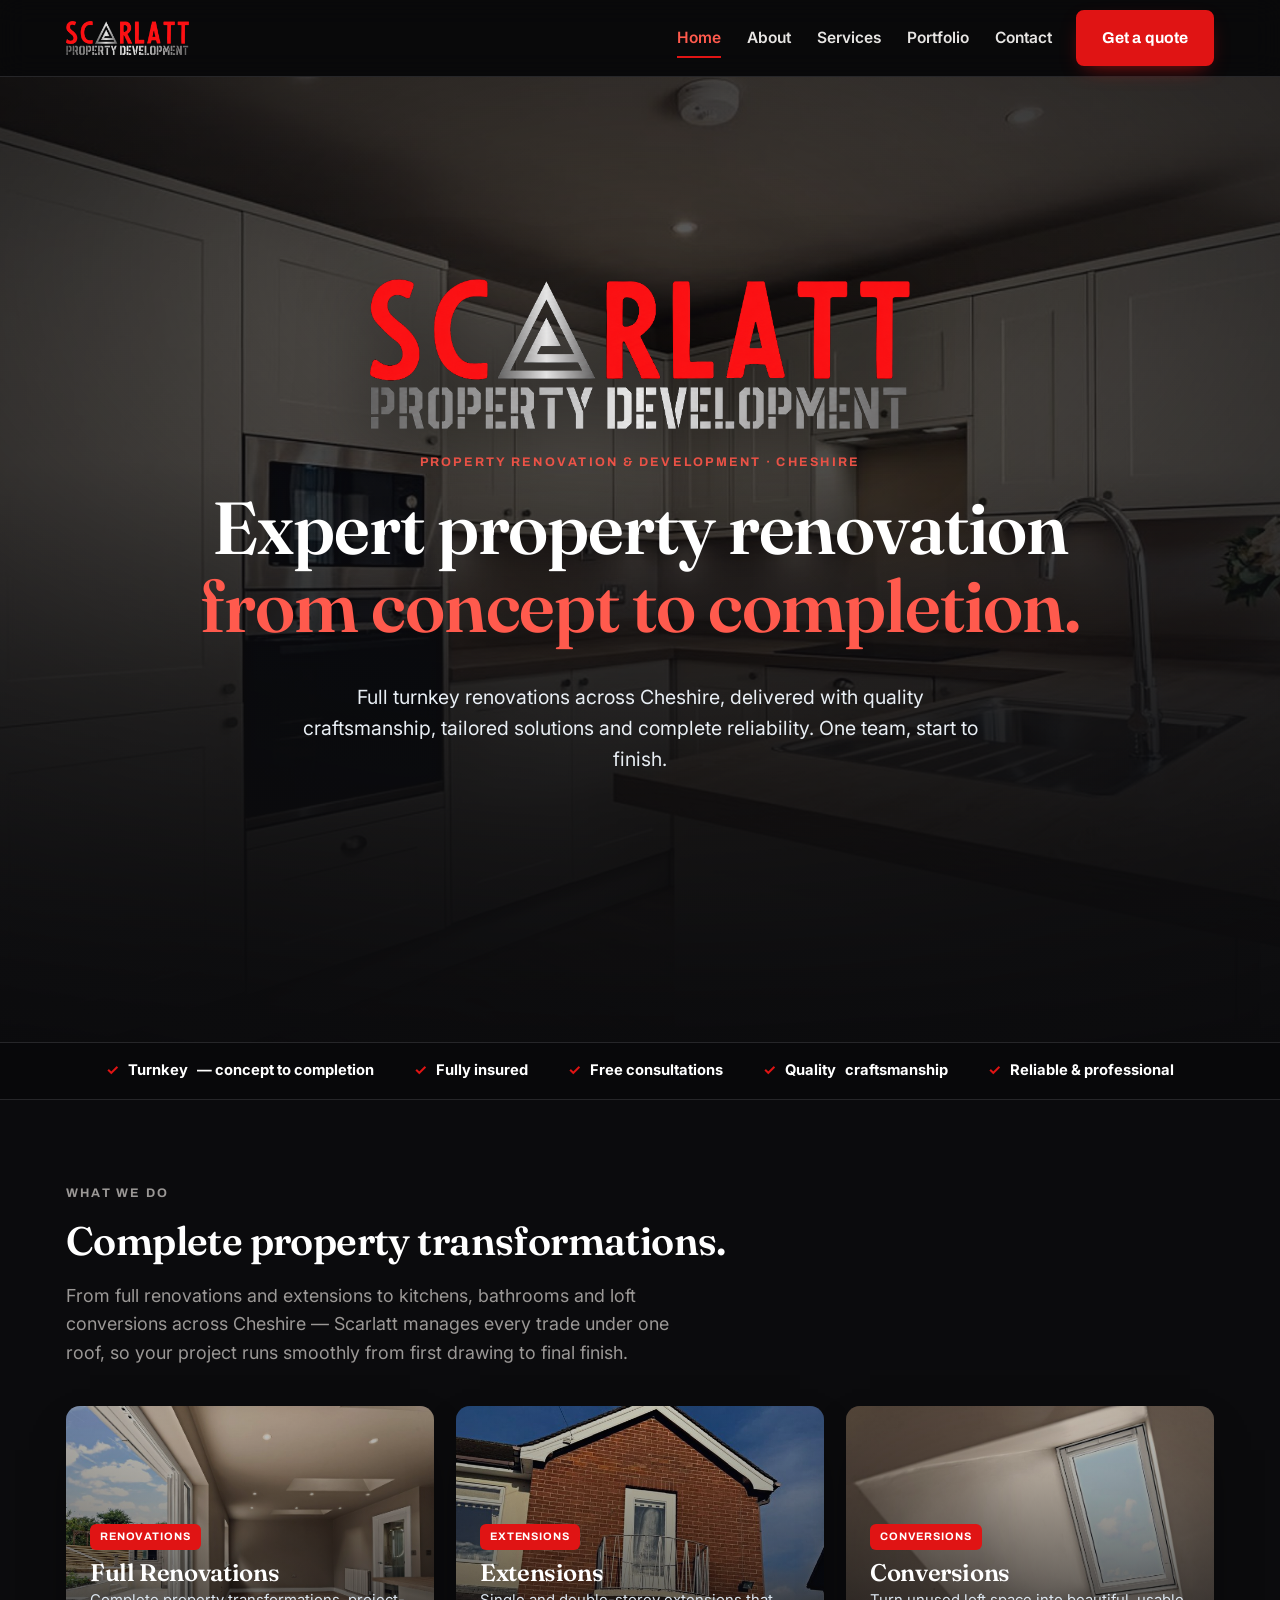
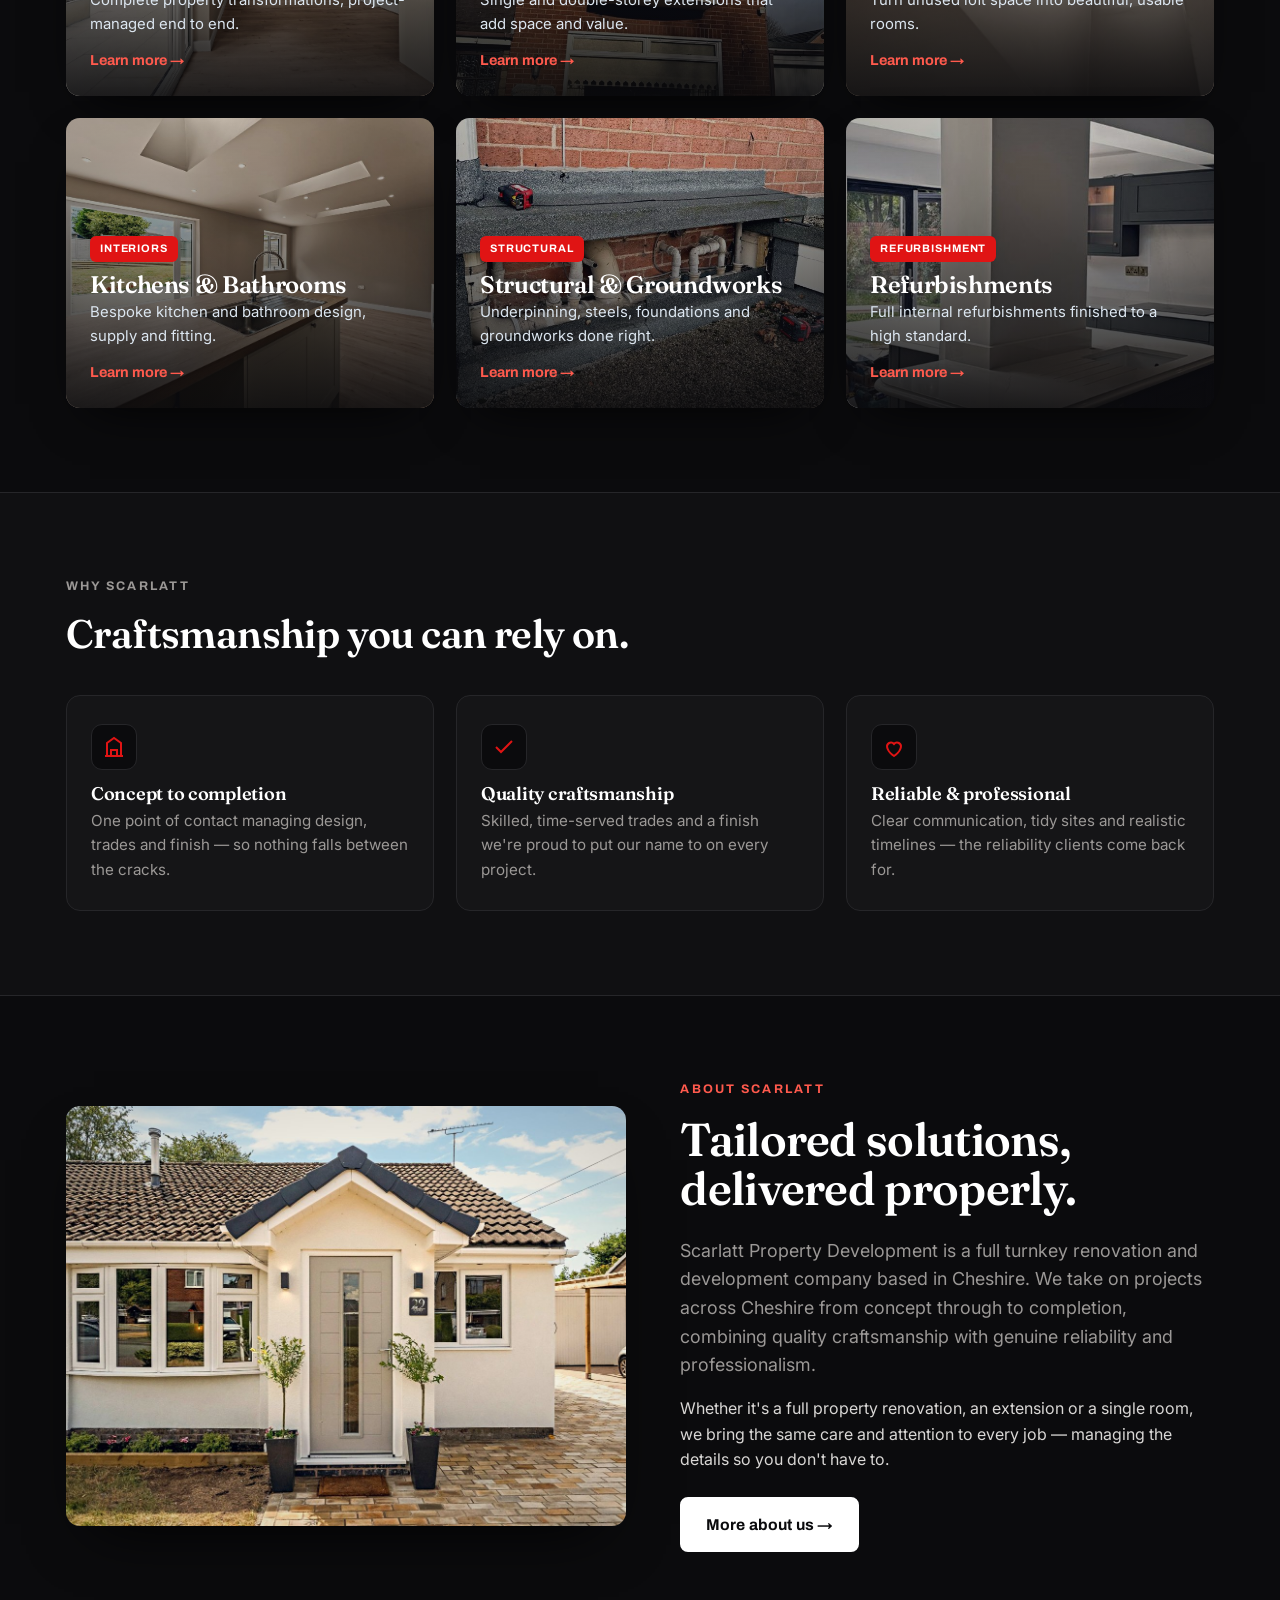
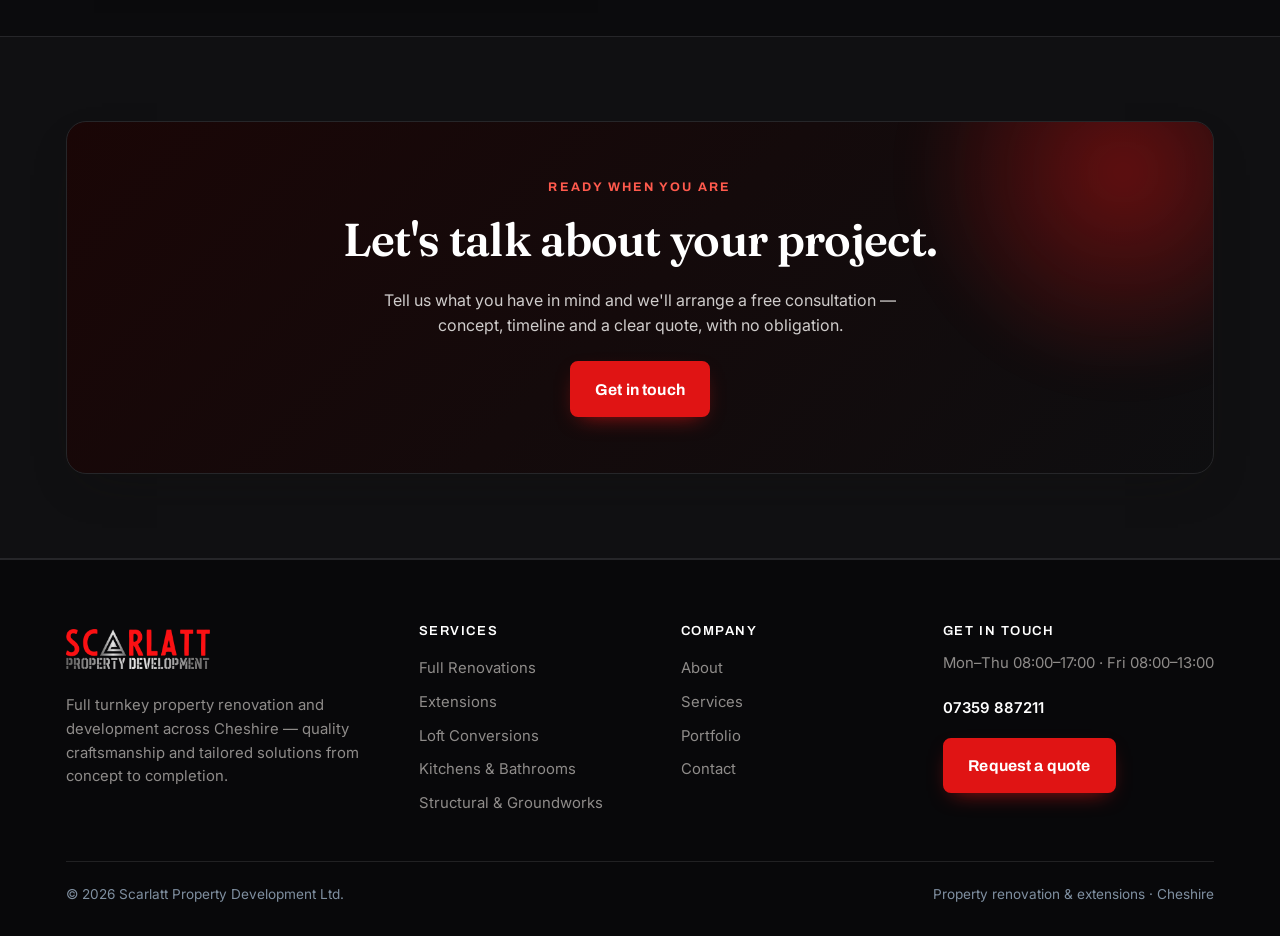
<file: index.html>
<!doctype html><html lang="en"><head>
<meta charset="utf-8"><meta name="viewport" content="width=device-width,initial-scale=1">
<title>Scarlatt Property Development — Renovations &amp; Extensions in Cheshire</title>
<meta name="description" content="Scarlatt Property Development Ltd — full turnkey property renovation, extensions and refurbishments across Cheshire, including Congleton, Sandbach and Alsager. Quality craftsmanship from concept to completion.">
<link rel="icon" href="assets/favicon.svg">
<link rel="preconnect" href="https://fonts.googleapis.com"><link rel="preconnect" href="https://fonts.gstatic.com" crossorigin>
<link href="https://fonts.googleapis.com/css2?family=Fraunces:opsz,wght@9..144,500;9..144,600;9..144,700&family=Inter:wght@400;500;600;700&family=Archivo:wght@600;700;800&family=Saira+Stencil+One&display=swap" rel="stylesheet">
<link rel="stylesheet" href="css/site.css">
<script type="application/ld+json">
{"@context":"https://schema.org","@type":"GeneralContractor","name":"Scarlatt Property Development Ltd","url":"https://www.scarlatt.co.uk","telephone":"+447359887211","description":"Full turnkey property renovation, extensions and development across Cheshire.","areaServed":[{"@type":"AdministrativeArea","name":"Cheshire"},"Congleton","Sandbach","Alsager","Holmes Chapel"],"knowsAbout":["Property renovation","House extensions","Loft conversions","Kitchens and bathrooms","Structural works and groundworks"]}
</script>
</head><body>

<header class="site"><nav class="bar">
 <a class="brandlogo" href="index.html" aria-label="Scarlatt Property Development home"><img src="assets/logo.png" alt="Scarlatt Property Development"></a>
 <div class="nav-links">
   <a href="index.html" class="active">Home</a>
   <a href="about.html">About</a>
   <a href="services.html">Services</a>
   <a href="portfolio.html">Portfolio</a><a href="contact.html">Contact</a>
 </div>
 <div class="nav-cta"><a class="btn btn-amber" href="contact.html">Get a quote</a></div>
 <button class="burger" data-mm-open aria-label="Menu"><span></span><span></span><span></span></button>
</nav></header>
<div class="mm-back" data-mm-close></div>
<aside class="mobile-menu"><button class="mm-close" data-mm-close aria-label="Close">&times;</button>
 <a href="index.html" class="active">Home</a><a href="about.html">About</a><a href="services.html">Services</a><a href="portfolio.html">Portfolio</a><a href="contact.html">Contact</a>
 <a class="btn btn-amber" href="contact.html">Get a quote</a>
</aside>

<section class="hero centered">
 <img class="hero-bg" src="assets/hero.jpg" alt="">
 <div class="hero-inner">
   <img class="hero-logo-img" src="assets/logo.png" alt="Scarlatt Property Development">
   <p class="eyebrow" data-reveal>Property renovation &amp; development · Cheshire</p>
   <h1 data-reveal class="d1">Expert property renovation<br><span class="accent">from concept to completion.</span></h1>
   <p class="lead" data-reveal>Full turnkey renovations across Cheshire, delivered with quality craftsmanship, tailored solutions and complete reliability. One team, start to finish.</p>
   <div class="cta-row d2" data-reveal>
     <a class="btn btn-amber" href="contact.html">Start your project</a>
     <a class="btn btn-ghost" href="services.html">View our services</a>
   </div>
 </div>
</section>

<div class="trust-strip"><div class="wrap">
 <span><span class="dot">&#10003;</span> <b>Turnkey</b> — concept to completion</span>
 <span><span class="dot">&#10003;</span> <b>Fully insured</b></span>
 <span><span class="dot">&#10003;</span> Free consultations</span>
 <span><span class="dot">&#10003;</span> Quality <b>craftsmanship</b></span>
 <span><span class="dot">&#10003;</span> Reliable &amp; professional</span>
</div></div>

<section><div class="wrap">
 <div data-reveal class="sec-head"><p class="eyebrow">What we do</p><h2>Complete property transformations.</h2>
 <p class="lead-muted">From full renovations and extensions to kitchens, bathrooms and loft conversions across Cheshire — Scarlatt manages every trade under one roof, so your project runs smoothly from first drawing to final finish.</p></div>
 <div class="cat-grid">
   <a data-reveal class="cat-card" href="services.html#renovations"><img src="assets/card1.jpg" alt="Full property renovations"><div class="cc-body"><span class="badge">Renovations</span><h3>Full Renovations</h3><p>Complete property transformations, project-managed end to end.</p><div class="go">Learn more &rarr;</div></div></a>
   <a data-reveal class="cat-card" href="services.html#extensions"><img src="assets/card2.jpg" alt="House extensions"><div class="cc-body"><span class="badge">Extensions</span><h3>Extensions</h3><p>Single and double-storey extensions that add space and value.</p><div class="go">Learn more &rarr;</div></div></a>
   <a data-reveal class="cat-card" href="services.html#lofts"><img src="assets/card3.jpg" alt="Conversions"><div class="cc-body"><span class="badge">Conversions</span><h3>Conversions</h3><p>Turn unused loft space into beautiful, usable rooms.</p><div class="go">Learn more &rarr;</div></div></a>
   <a data-reveal class="cat-card" href="services.html#kitchens"><img src="assets/card4.jpg" alt="Kitchens and bathrooms"><div class="cc-body"><span class="badge">Interiors</span><h3>Kitchens &amp; Bathrooms</h3><p>Bespoke kitchen and bathroom design, supply and fitting.</p><div class="go">Learn more &rarr;</div></div></a>
   <a data-reveal class="cat-card" href="services.html#structural"><img src="assets/card5.jpg" alt="Structural work and groundworks"><div class="cc-body"><span class="badge">Structural</span><h3>Structural &amp; Groundworks</h3><p>Underpinning, steels, foundations and groundworks done right.</p><div class="go">Learn more &rarr;</div></div></a>
   <a data-reveal class="cat-card" href="services.html#refurb"><img src="assets/card6.jpg" alt="Property refurbishments"><div class="cc-body"><span class="badge">Refurbishment</span><h3>Refurbishments</h3><p>Full internal refurbishments finished to a high standard.</p><div class="go">Learn more &rarr;</div></div></a>
 </div>
</div></section>

<section class="band"><div class="wrap">
 <div data-reveal class="sec-head"><p class="eyebrow">Why Scarlatt</p><h2>Craftsmanship you can rely on.</h2></div>
 <div class="pillars">
   <div data-reveal class="pillar"><div class="ic"><svg viewBox="0 0 24 24" fill="none" stroke="currentColor" stroke-width="2"><path d="M3 21h18M5 21V8l7-5 7 5v13M9 21v-6h6v6"/></svg></div><h3>Concept to completion</h3><p>One point of contact managing design, trades and finish — so nothing falls between the cracks.</p></div>
   <div data-reveal class="pillar"><div class="ic"><svg viewBox="0 0 24 24" fill="none" stroke="currentColor" stroke-width="2"><path d="M20 6 9 17l-5-5"/></svg></div><h3>Quality craftsmanship</h3><p>Skilled, time-served trades and a finish we're proud to put our name to on every project.</p></div>
   <div data-reveal class="pillar"><div class="ic"><svg viewBox="0 0 24 24" fill="none" stroke="currentColor" stroke-width="2"><path d="M12 21s-7-4.5-7-10a4 4 0 0 1 7-2 4 4 0 0 1 7 2c0 5.5-7 10-7 10z"/></svg></div><h3>Reliable &amp; professional</h3><p>Clear communication, tidy sites and realistic timelines — the reliability clients come back for.</p></div>
 </div>
</div></section>

<section><div class="wrap"><div data-reveal class="split">
 <img src="assets/about.jpg" alt="Scarlatt Property Development project">
 <div><p class="eyebrow">About Scarlatt</p><h2>Tailored solutions, delivered properly.</h2>
 <p class="lead-muted">Scarlatt Property Development is a full turnkey renovation and development company based in Cheshire. We take on projects across Cheshire from concept through to completion, combining quality craftsmanship with genuine reliability and professionalism.</p>
 <p>Whether it's a full property renovation, an extension or a single room, we bring the same care and attention to every job — managing the details so you don't have to.</p>
 <a class="btn btn-navy" href="about.html" style="margin-top:8px">More about us &rarr;</a></div>
</div></div></section>

<section class="band"><div class="wrap"><div data-reveal class="cta-band">
 <p class="eyebrow" style="color:var(--brand-l)">Ready when you are</p>
 <h2>Let's talk about your project.</h2>
 <p>Tell us what you have in mind and we'll arrange a free consultation — concept, timeline and a clear quote, with no obligation.</p>
 <a class="btn btn-amber" href="contact.html">Get in touch</a>
</div></div></section>

<footer class="site"><div class="wrap">
 <div class="cols">
   <div class="fbrand"><a class="brandlogo" href="index.html" aria-label="Scarlatt Property Development home"><img src="assets/logo.png" alt="Scarlatt Property Development"></a>
     <p>Full turnkey property renovation and development across Cheshire — quality craftsmanship and tailored solutions from concept to completion.</p></div>
   <div><h4>Services</h4><a href="services.html#renovations">Full Renovations</a><a href="services.html#extensions">Extensions</a><a href="services.html#lofts">Loft Conversions</a><a href="services.html#kitchens">Kitchens &amp; Bathrooms</a><a href="services.html#structural">Structural &amp; Groundworks</a></div>
   <div><h4>Company</h4><a href="about.html">About</a><a href="services.html">Services</a><a href="portfolio.html">Portfolio</a><a href="contact.html">Contact</a></div>
   <div><h4>Get in touch</h4><p>Mon–Thu 08:00–17:00 · Fri 08:00–13:00</p><a href="tel:07359887211" style="color:#fff;font-weight:600">07359 887211</a><a class="btn btn-amber" href="contact.html" style="margin-top:12px">Request a quote</a></div>
 </div>
 <div class="foot-bot"><span>&copy; 2026 Scarlatt Property Development Ltd.</span><span>Property renovation &amp; extensions · Cheshire</span></div>
</div></footer>

<script src="js/site.js"></script>
</body></html>
</file>
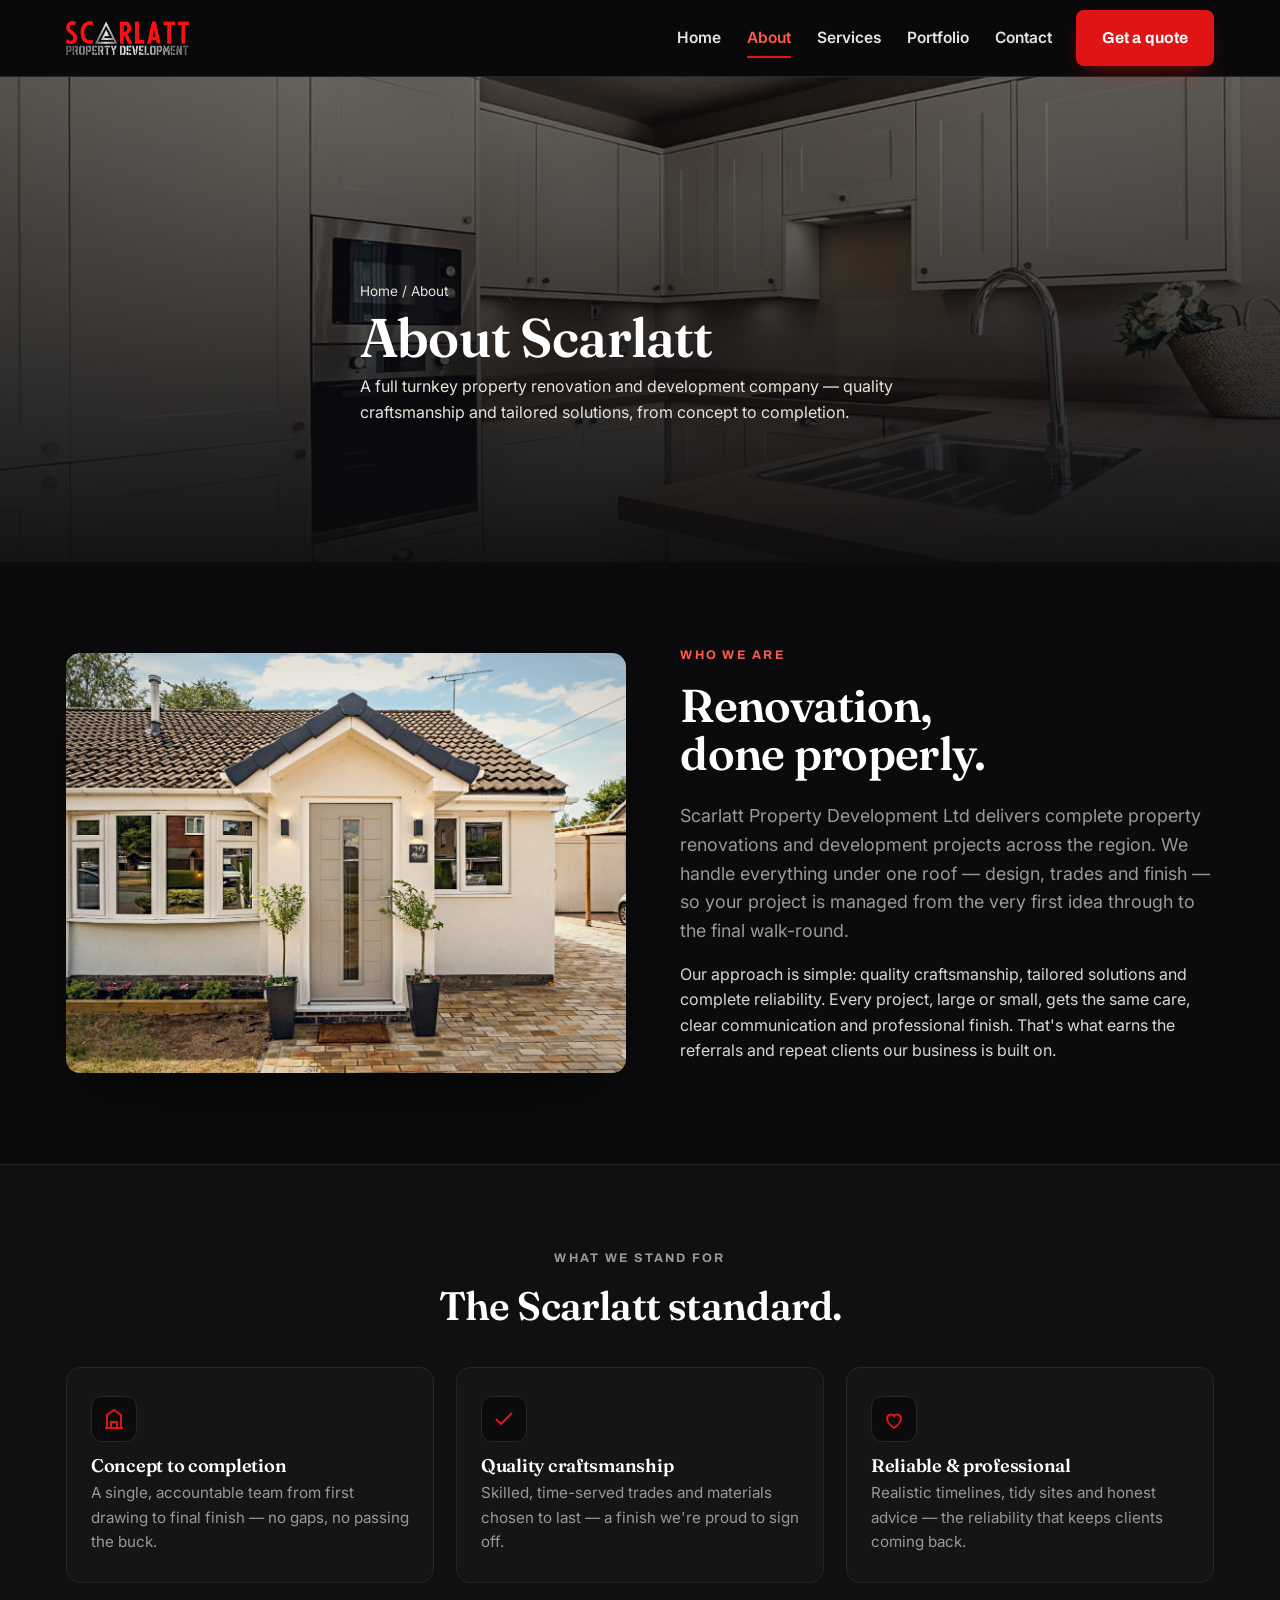
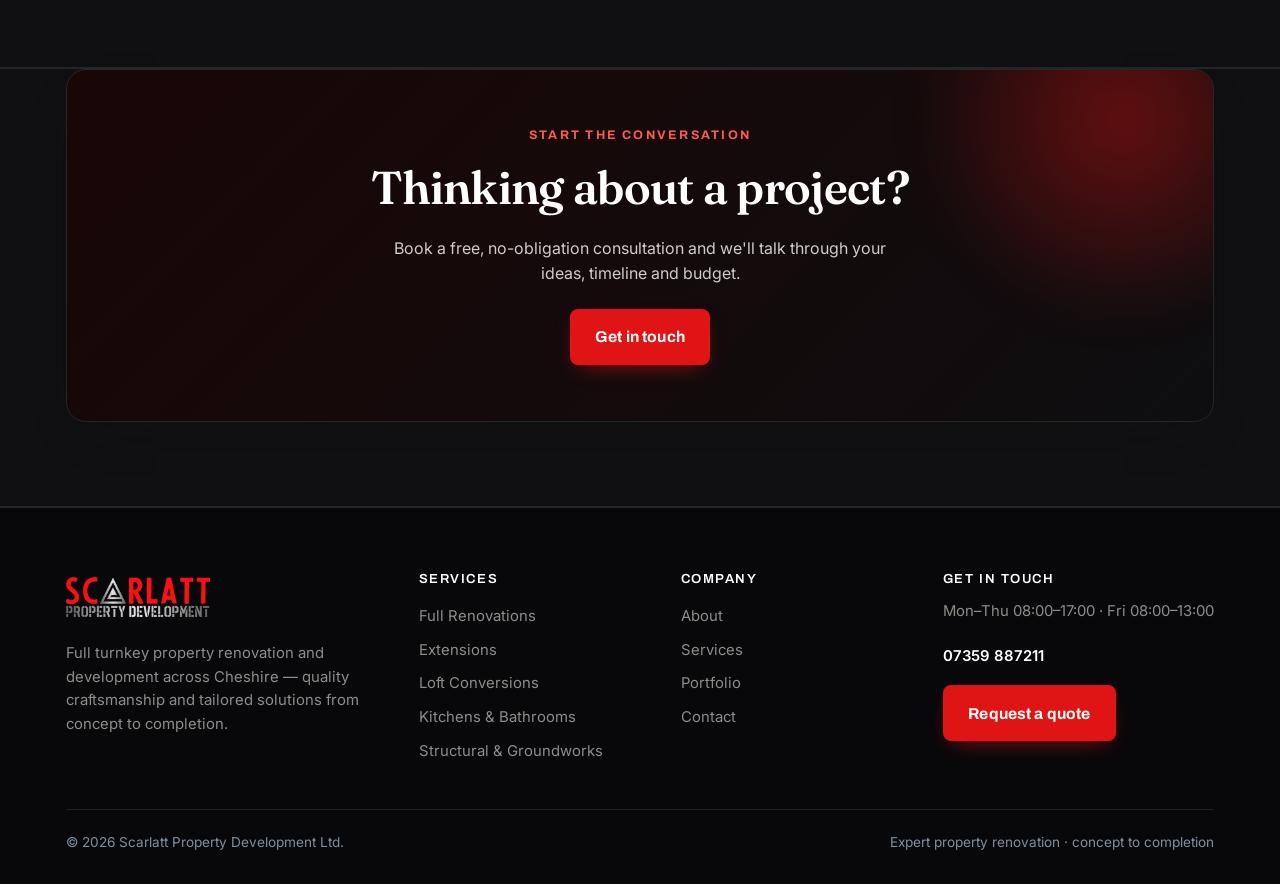
<file: about.html>
<!doctype html><html lang="en"><head>
<meta charset="utf-8"><meta name="viewport" content="width=device-width,initial-scale=1">
<title>About — Scarlatt Property Development, Cheshire</title>
<meta name="description" content="Scarlatt Property Development Ltd — a full turnkey property renovation company delivering quality craftsmanship and tailored solutions from concept to completion. Based in Cheshire, serving Congleton, Sandbach, Alsager and the surrounding area.">
<link rel="icon" href="assets/favicon.svg">
<link rel="preconnect" href="https://fonts.googleapis.com"><link rel="preconnect" href="https://fonts.gstatic.com" crossorigin>
<link href="https://fonts.googleapis.com/css2?family=Fraunces:opsz,wght@9..144,500;9..144,600;9..144,700&family=Inter:wght@400;500;600;700&family=Archivo:wght@600;700;800&family=Saira+Stencil+One&display=swap" rel="stylesheet">
<link rel="stylesheet" href="css/site.css">
</head><body>

<header class="site"><nav class="bar">
 <a class="brandlogo" href="index.html" aria-label="Scarlatt Property Development home"><img src="assets/logo.png" alt="Scarlatt Property Development"></a>
 <div class="nav-links"><a href="index.html">Home</a><a href="about.html" class="active">About</a><a href="services.html">Services</a><a href="portfolio.html">Portfolio</a><a href="contact.html">Contact</a></div>
 <div class="nav-cta"><a class="btn btn-amber" href="contact.html">Get a quote</a></div>
 <button class="burger" data-mm-open aria-label="Menu"><span></span><span></span><span></span></button>
</nav></header>
<div class="mm-back" data-mm-close></div>
<aside class="mobile-menu"><button class="mm-close" data-mm-close aria-label="Close">&times;</button>
 <a href="index.html">Home</a><a href="about.html" class="active">About</a><a href="services.html">Services</a><a href="portfolio.html">Portfolio</a><a href="contact.html">Contact</a><a class="btn btn-amber" href="contact.html">Get a quote</a>
</aside>

<section class="subhero"><img class="hero-bg" src="assets/hero.jpg" alt=""><div class="wrap">
 <p class="crumb"><a href="index.html">Home</a> / About</p>
 <h1>About Scarlatt</h1>
 <p>A full turnkey property renovation and development company — quality craftsmanship and tailored solutions, from concept to completion.</p>
</div></section>

<section><div class="wrap"><div data-reveal class="split">
 <img src="assets/about.jpg" alt="Scarlatt Property Development project">
 <div><p class="eyebrow">Who we are</p><h2>Renovation, done properly.</h2>
 <p class="lead-muted">Scarlatt Property Development Ltd delivers complete property renovations and development projects across the region. We handle everything under one roof — design, trades and finish — so your project is managed from the very first idea through to the final walk-round.</p>
 <p>Our approach is simple: quality craftsmanship, tailored solutions and complete reliability. Every project, large or small, gets the same care, clear communication and professional finish. That's what earns the referrals and repeat clients our business is built on.</p>
 </div>
</div></div></section>

<section class="band"><div class="wrap">
 <div data-reveal class="sec-head center"><p class="eyebrow">What we stand for</p><h2>The Scarlatt standard.</h2></div>
 <div class="pillars">
   <div data-reveal class="pillar"><div class="ic"><svg viewBox="0 0 24 24" fill="none" stroke="currentColor" stroke-width="2"><path d="M3 21h18M5 21V8l7-5 7 5v13M9 21v-6h6v6"/></svg></div><h3>Concept to completion</h3><p>A single, accountable team from first drawing to final finish — no gaps, no passing the buck.</p></div>
   <div data-reveal class="pillar"><div class="ic"><svg viewBox="0 0 24 24" fill="none" stroke="currentColor" stroke-width="2"><path d="M20 6 9 17l-5-5"/></svg></div><h3>Quality craftsmanship</h3><p>Skilled, time-served trades and materials chosen to last — a finish we're proud to sign off.</p></div>
   <div data-reveal class="pillar"><div class="ic"><svg viewBox="0 0 24 24" fill="none" stroke="currentColor" stroke-width="2"><path d="M12 21s-7-4.5-7-10a4 4 0 0 1 7-2 4 4 0 0 1 7 2c0 5.5-7 10-7 10z"/></svg></div><h3>Reliable &amp; professional</h3><p>Realistic timelines, tidy sites and honest advice — the reliability that keeps clients coming back.</p></div>
 </div>
</div></section>

<section class="band" style="padding-top:0"><div class="wrap"><div data-reveal class="cta-band">
 <p class="eyebrow" style="color:var(--brand-l)">Start the conversation</p>
 <h2>Thinking about a project?</h2>
 <p>Book a free, no-obligation consultation and we'll talk through your ideas, timeline and budget.</p>
 <a class="btn btn-amber" href="contact.html">Get in touch</a>
</div></div></section>

<footer class="site"><div class="wrap">
 <div class="cols">
   <div class="fbrand"><a class="brandlogo" href="index.html" aria-label="Scarlatt Property Development home"><img src="assets/logo.png" alt="Scarlatt Property Development"></a>
     <p>Full turnkey property renovation and development across Cheshire — quality craftsmanship and tailored solutions from concept to completion.</p></div>
   <div><h4>Services</h4><a href="services.html#renovations">Full Renovations</a><a href="services.html#extensions">Extensions</a><a href="services.html#lofts">Loft Conversions</a><a href="services.html#kitchens">Kitchens &amp; Bathrooms</a><a href="services.html#structural">Structural &amp; Groundworks</a></div>
   <div><h4>Company</h4><a href="about.html">About</a><a href="services.html">Services</a><a href="portfolio.html">Portfolio</a><a href="contact.html">Contact</a></div>
   <div><h4>Get in touch</h4><p>Mon–Thu 08:00–17:00 · Fri 08:00–13:00</p><a href="tel:07359887211" style="color:#fff;font-weight:600">07359 887211</a><a class="btn btn-amber" href="contact.html" style="margin-top:12px">Request a quote</a></div>
 </div>
 <div class="foot-bot"><span>&copy; 2026 Scarlatt Property Development Ltd.</span><span>Expert property renovation · concept to completion</span></div>
</div></footer>
<script src="js/site.js"></script>
</body></html>
</file>
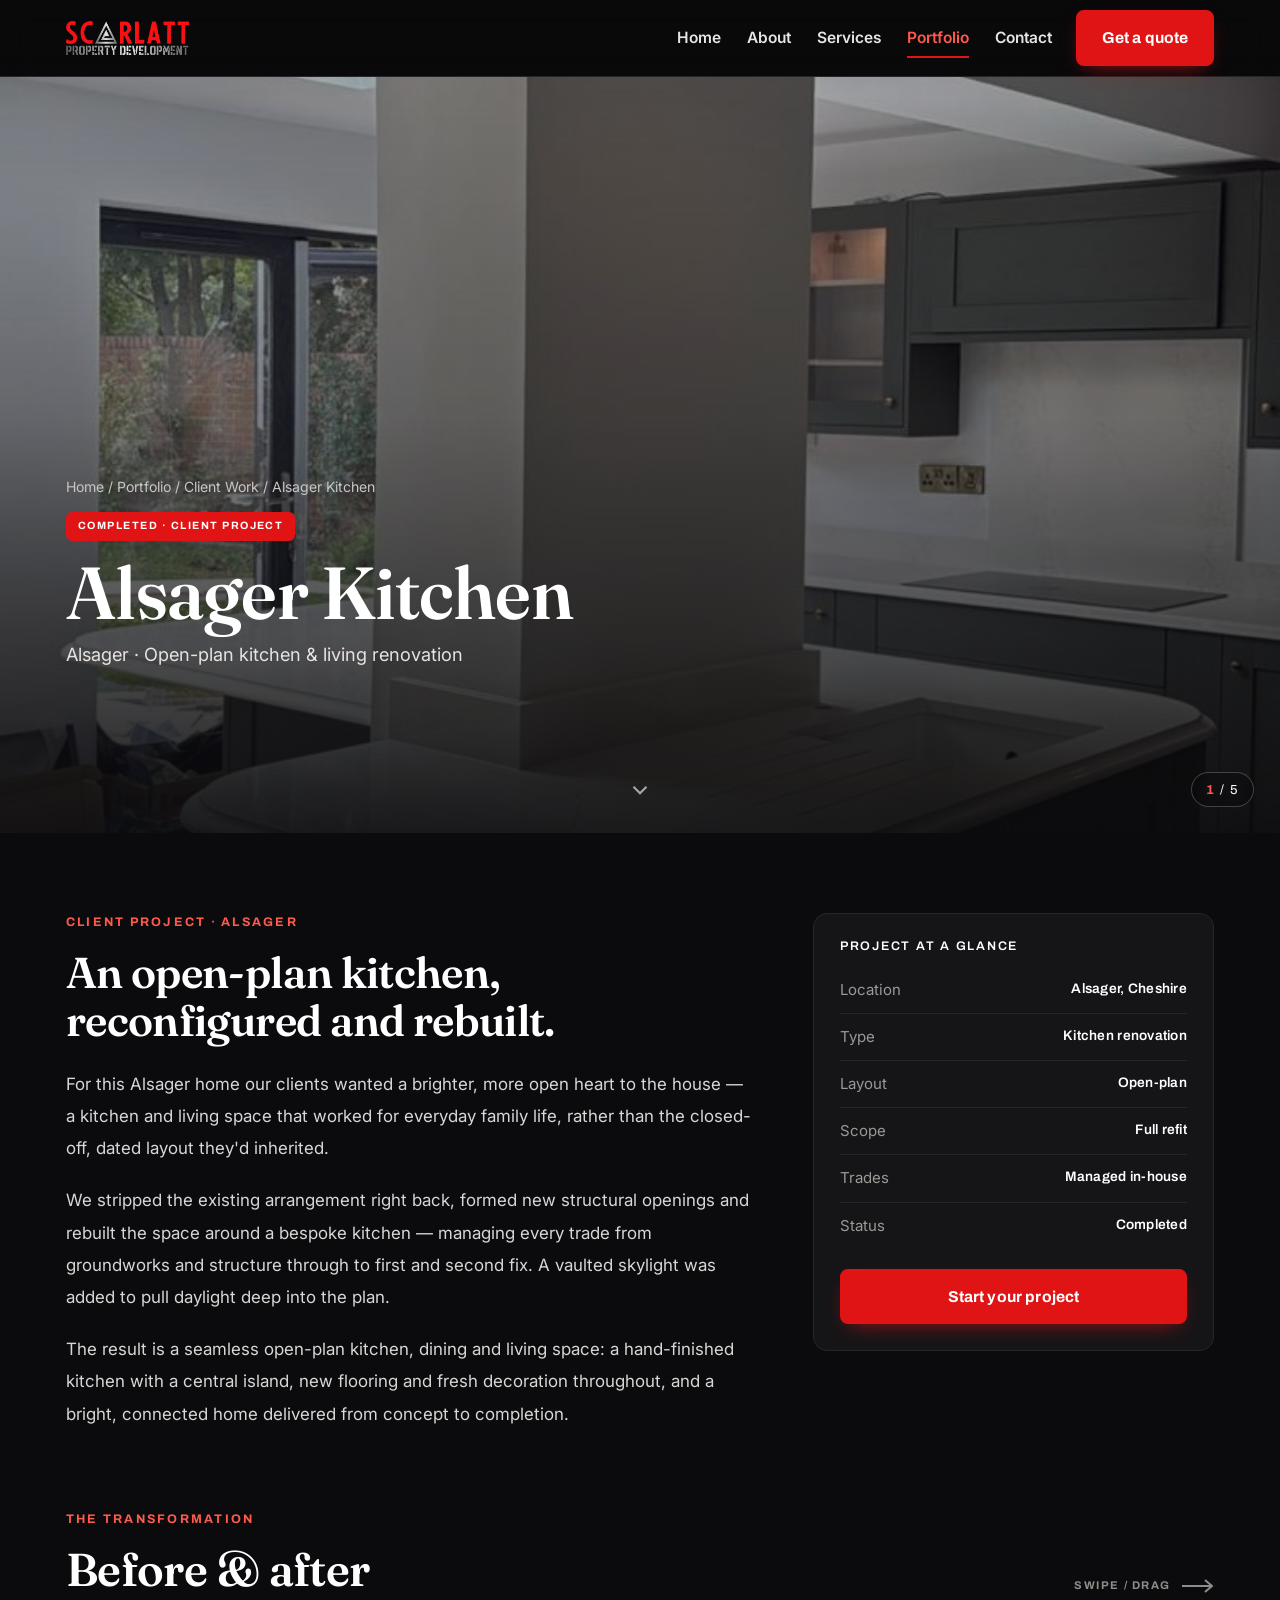
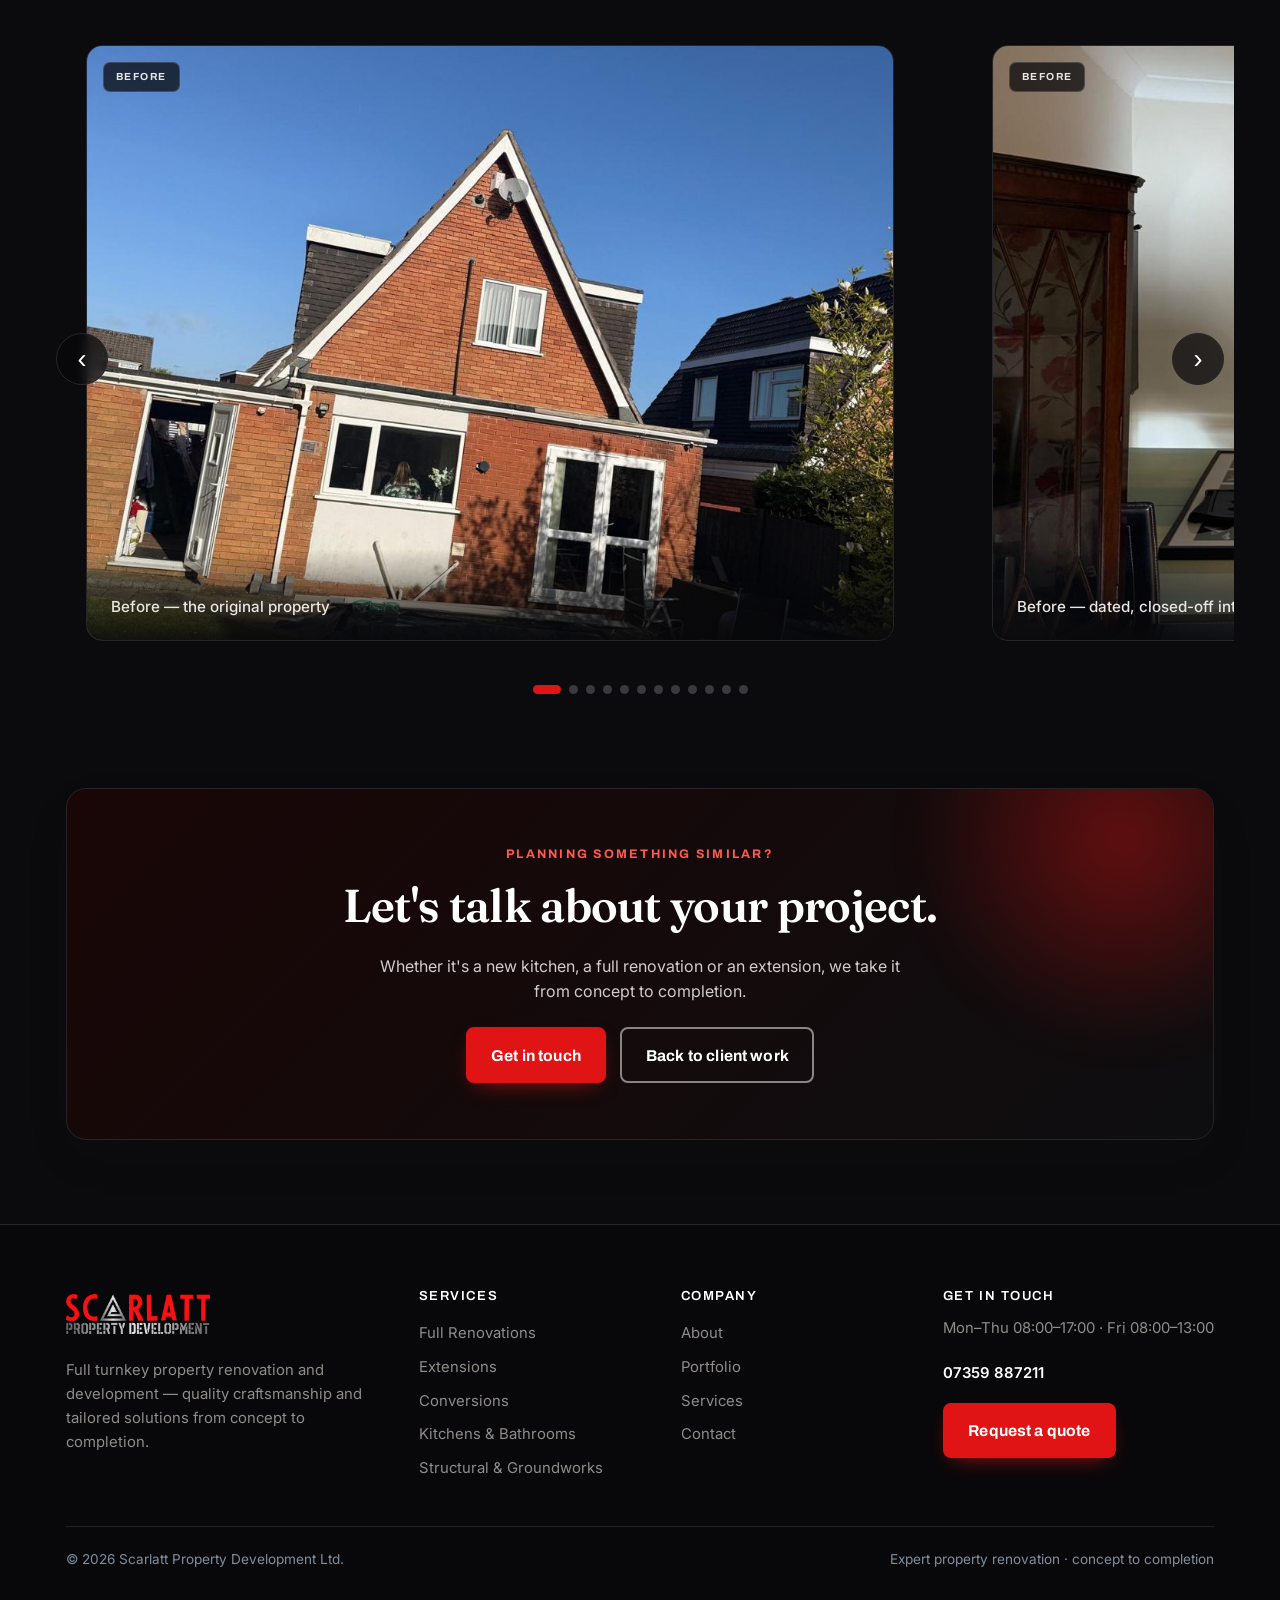
<file: alsager-kitchen.html>
<!doctype html><html lang="en"><head>
<meta charset="utf-8"><meta name="viewport" content="width=device-width,initial-scale=1">
<title>Alsager Kitchen — Scarlatt Property Development</title>
<meta name="description" content="Alsager kitchen renovation — an open-plan kitchen and living space reconfigured and rebuilt by Scarlatt Property Development, concept to completion.">
<link rel="icon" href="assets/favicon.svg">
<link rel="preconnect" href="https://fonts.googleapis.com"><link rel="preconnect" href="https://fonts.gstatic.com" crossorigin>
<link href="https://fonts.googleapis.com/css2?family=Fraunces:opsz,wght@9..144,500;9..144,600;9..144,700&family=Inter:wght@400;500;600;700&family=Archivo:wght@600;700;800&family=Saira+Stencil+One&display=swap" rel="stylesheet">
<link rel="stylesheet" href="css/site.css">
</head><body>

<header class="site"><nav class="bar">
 <a class="brandlogo" href="index.html" aria-label="Scarlatt Property Development home"><img src="assets/logo.png" alt="Scarlatt Property Development"></a>
 <div class="nav-links">
   <a href="index.html">Home</a><a href="about.html">About</a><a href="services.html">Services</a><a href="portfolio.html" class="active">Portfolio</a><a href="contact.html">Contact</a>
 </div>
 <div class="nav-cta"><a class="btn btn-amber" href="contact.html">Get a quote</a></div>
 <button class="burger" data-mm-open aria-label="Menu"><span></span><span></span><span></span></button>
</nav></header>
<div class="mm-back" data-mm-close></div>
<aside class="mobile-menu"><button class="mm-close" data-mm-close aria-label="Close">&times;</button>
 <a href="index.html">Home</a><a href="about.html">About</a><a href="services.html">Services</a><a href="portfolio.html">Portfolio</a><a href="contact.html">Contact</a>
 <a class="btn btn-amber" href="contact.html">Get a quote</a>
</aside>

<!-- HERO -->
<section class="prop-hero" data-hero>
  <img class="bg on" src="assets/clients/alsager/a08.jpg" alt="Alsager kitchen — finished open-plan space">
  <img class="bg" src="assets/clients/alsager/a09.jpg" alt="Alsager kitchen — bespoke island at the heart of the home">
  <img class="bg" src="assets/clients/alsager/a11.jpg" alt="Alsager kitchen — hand-finished fitted units">
  <img class="bg" src="assets/clients/alsager/a13.jpg" alt="Alsager kitchen — the finished hallway">
  <img class="bg" src="assets/clients/alsager/a15.jpg" alt="Alsager kitchen — bright, connected living space">
  <button class="ph-arrow ph-prev" aria-label="Previous image">&#8249;</button>
  <button class="ph-arrow ph-next" aria-label="Next image">&#8250;</button>
  <span class="ph-count"><b>1</b> / 5</span>
  <div class="inner">
    <p class="crumb"><a href="index.html">Home</a> / <a href="portfolio.html">Portfolio</a> / <a href="client-work.html">Client Work</a> / Alsager Kitchen</p>
    <span class="status">Completed · Client Project</span>
    <h1>Alsager Kitchen</h1>
    <p class="sub">Alsager · Open-plan kitchen &amp; living renovation</p>
  </div>
  <div class="scroll-cue"><svg viewBox="0 0 24 24" fill="none" stroke="currentColor" stroke-width="2"><path d="M6 9l6 6 6-6"/></svg></div>
</section>

<!-- OVERVIEW -->
<section class="p-overview">
  <div>
    <p class="eyebrow">Client Project · Alsager</p>
    <h2>An open-plan kitchen, reconfigured and rebuilt.</h2>
    <div class="copy">
      <p>For this Alsager home our clients wanted a brighter, more open heart to the house — a kitchen and living space that worked for everyday family life, rather than the closed-off, dated layout they'd inherited.</p>
      <p>We stripped the existing arrangement right back, formed new structural openings and rebuilt the space around a bespoke kitchen — managing every trade from groundworks and structure through to first and second fix. A vaulted skylight was added to pull daylight deep into the plan.</p>
      <p>The result is a seamless open-plan kitchen, dining and living space: a hand-finished kitchen with a central island, new flooring and fresh decoration throughout, and a bright, connected home delivered from concept to completion.</p>
    </div>
  </div>
  <aside class="p-aside">
    <h4>Project at a glance</h4>
    <ul>
      <li><span>Location</span><b>Alsager, Cheshire</b></li>
      <li><span>Type</span><b>Kitchen renovation</b></li>
      <li><span>Layout</span><b>Open-plan</b></li>
      <li><span>Scope</span><b>Full refit</b></li>
      <li><span>Trades</span><b>Managed in-house</b></li>
      <li><span>Status</span><b>Completed</b></li>
    </ul>
    <a class="btn btn-amber" href="contact.html">Start your project</a>
  </aside>
</section>

<!-- CAROUSEL -->
<section class="car-sec">
  <div class="car-head">
    <div>
      <p class="eyebrow">The transformation</p>
      <h2>Before &amp; after</h2>
    </div>
    <span class="car-hint">Swipe / drag
      <svg viewBox="0 0 34 16" fill="none" stroke="currentColor" stroke-width="2"><path d="M2 8h30M25 2l7 6-7 6"/></svg>
    </span>
  </div>
  <div class="carousel" data-carousel>
    <div class="car-track">
      <figure class="car-slide"><span class="car-tag">Before</span><img loading="lazy" src="assets/clients/alsager/a01.jpg" alt="The property before"><figcaption>Before — the original property</figcaption></figure>
      <figure class="car-slide"><span class="car-tag">Before</span><img loading="lazy" src="assets/clients/alsager/a02.jpg" alt="Original dated interior"><figcaption>Before — dated, closed-off interior</figcaption></figure>
      <figure class="car-slide"><span class="car-tag">Before</span><img loading="lazy" src="assets/clients/alsager/a03.jpg" alt="Strip-out begins"><figcaption>Before — strip-out begins</figcaption></figure>
      <figure class="car-slide"><span class="car-tag during">During</span><img loading="lazy" src="assets/clients/alsager/a04.jpg" alt="Wall opened up"><figcaption>During — wall opened up</figcaption></figure>
      <figure class="car-slide"><span class="car-tag during">During</span><img loading="lazy" src="assets/clients/alsager/a05.jpg" alt="Groundworks"><figcaption>During — groundworks &amp; structure</figcaption></figure>
      <figure class="car-slide"><span class="car-tag during">During</span><img loading="lazy" src="assets/clients/alsager/a06.jpg" alt="Structural work"><figcaption>During — new structural openings</figcaption></figure>
      <figure class="car-slide"><span class="car-tag during">During</span><img loading="lazy" src="assets/clients/alsager/a07.jpg" alt="Vaulted skylight installed"><figcaption>During — vaulted skylight installed</figcaption></figure>
      <figure class="car-slide"><span class="car-tag after">After</span><img loading="lazy" src="assets/clients/alsager/a08.jpg" alt="Finished open-plan kitchen and living"><figcaption>After — the finished open-plan space</figcaption></figure>
      <figure class="car-slide"><span class="car-tag after">After</span><img loading="lazy" src="assets/clients/alsager/a09.jpg" alt="Kitchen island"><figcaption>After — bespoke island at the heart of the home</figcaption></figure>
      <figure class="car-slide"><span class="car-tag after">After</span><img loading="lazy" src="assets/clients/alsager/a11.jpg" alt="Fitted wall units"><figcaption>After — hand-finished fitted units</figcaption></figure>
      <figure class="car-slide"><span class="car-tag after">After</span><img loading="lazy" src="assets/clients/alsager/a13.jpg" alt="Finished hallway"><figcaption>After — the finished hallway</figcaption></figure>
      <figure class="car-slide"><span class="car-tag after">After</span><img loading="lazy" src="assets/clients/alsager/a15.jpg" alt="Finished living room"><figcaption>After — bright, connected living space</figcaption></figure>
    </div>
    <button class="car-btn car-prev" aria-label="Previous">&#8249;</button>
    <button class="car-btn car-next" aria-label="Next">&#8250;</button>
    <div class="car-dots" aria-hidden="true"></div>
  </div>
</section>

<!-- CTA -->
<section style="padding-top:14px"><div class="wrap"><div class="cta-band" data-reveal>
  <p class="eyebrow" style="color:var(--brand-l)">Planning something similar?</p>
  <h2>Let's talk about your project.</h2>
  <p>Whether it's a new kitchen, a full renovation or an extension, we take it from concept to completion.</p>
  <a class="btn btn-amber" href="contact.html">Get in touch</a>
  <a class="btn btn-ghost" href="client-work.html" style="margin-left:10px">Back to client work</a>
</div></div></section>

<footer class="site"><div class="wrap">
 <div class="cols">
   <div class="fbrand"><a class="brandlogo" href="index.html" aria-label="Scarlatt Property Development home"><img src="assets/logo.png" alt="Scarlatt Property Development"></a>
     <p>Full turnkey property renovation and development — quality craftsmanship and tailored solutions from concept to completion.</p></div>
   <div><h4>Services</h4><a href="services.html#renovations">Full Renovations</a><a href="services.html#extensions">Extensions</a><a href="services.html#lofts">Conversions</a><a href="services.html#kitchens">Kitchens &amp; Bathrooms</a><a href="services.html#structural">Structural &amp; Groundworks</a></div>
   <div><h4>Company</h4><a href="about.html">About</a><a href="portfolio.html">Portfolio</a><a href="services.html">Services</a><a href="contact.html">Contact</a></div>
   <div><h4>Get in touch</h4><p>Mon–Thu 08:00–17:00 · Fri 08:00–13:00</p><a href="tel:07359887211" style="color:#fff;font-weight:600">07359 887211</a><a class="btn btn-amber" href="contact.html" style="margin-top:12px">Request a quote</a></div>
 </div>
 <div class="foot-bot"><span>&copy; 2026 Scarlatt Property Development Ltd.</span><span>Expert property renovation · concept to completion</span></div>
</div></footer>

<script src="js/site.js"></script>
<script>
(function(){
  var car=document.querySelector('[data-carousel]'); if(!car) return;
  var track=car.querySelector('.car-track');
  var slides=[].slice.call(track.querySelectorAll('.car-slide'));
  var dotsWrap=car.querySelector('.car-dots');
  var prev=car.querySelector('.car-prev'), next=car.querySelector('.car-next');
  slides.forEach(function(s,i){
    var b=document.createElement('button'); b.setAttribute('aria-label','Go to image '+(i+1));
    b.addEventListener('click',function(){ track.scrollTo({left:s.offsetLeft-(track.clientWidth-s.offsetWidth)/2,behavior:'smooth'}); });
    dotsWrap.appendChild(b);
  });
  var dots=[].slice.call(dotsWrap.children);
  function centerOf(s){ return s.offsetLeft-(track.clientWidth-s.offsetWidth)/2; }
  function curIdx(){ var c=track.scrollLeft+track.clientWidth/2,best=0,bd=Infinity; slides.forEach(function(s,i){var sc=s.offsetLeft+s.offsetWidth/2,d=Math.abs(sc-c); if(d<bd){bd=d;best=i;}}); return best; }
  function go(i){ i=Math.max(0,Math.min(slides.length-1,i)); track.scrollTo({left:centerOf(slides[i]),behavior:'smooth'}); }
  prev.addEventListener('click',function(){go(curIdx()-1);});
  next.addEventListener('click',function(){go(curIdx()+1);});
  if('IntersectionObserver' in window){
    var io=new IntersectionObserver(function(es){
      es.forEach(function(e){ if(e.isIntersecting){ var idx=slides.indexOf(e.target); dots.forEach(function(d,i){d.classList.toggle('on',i===idx);}); } });
    },{root:track,threshold:0.6});
    slides.forEach(function(s){io.observe(s);});
  } else { dots[0].classList.add('on'); }
  var down=false,sx=0,sl=0;
  track.addEventListener('pointerdown',function(e){down=true;sx=e.clientX;sl=track.scrollLeft;track.setPointerCapture(e.pointerId);});
  track.addEventListener('pointermove',function(e){if(down){track.scrollLeft=sl-(e.clientX-sx);}});
  track.addEventListener('pointerup',function(){down=false;});
  track.addEventListener('pointercancel',function(){down=false;});
})();
</script>
</body></html>
</file>
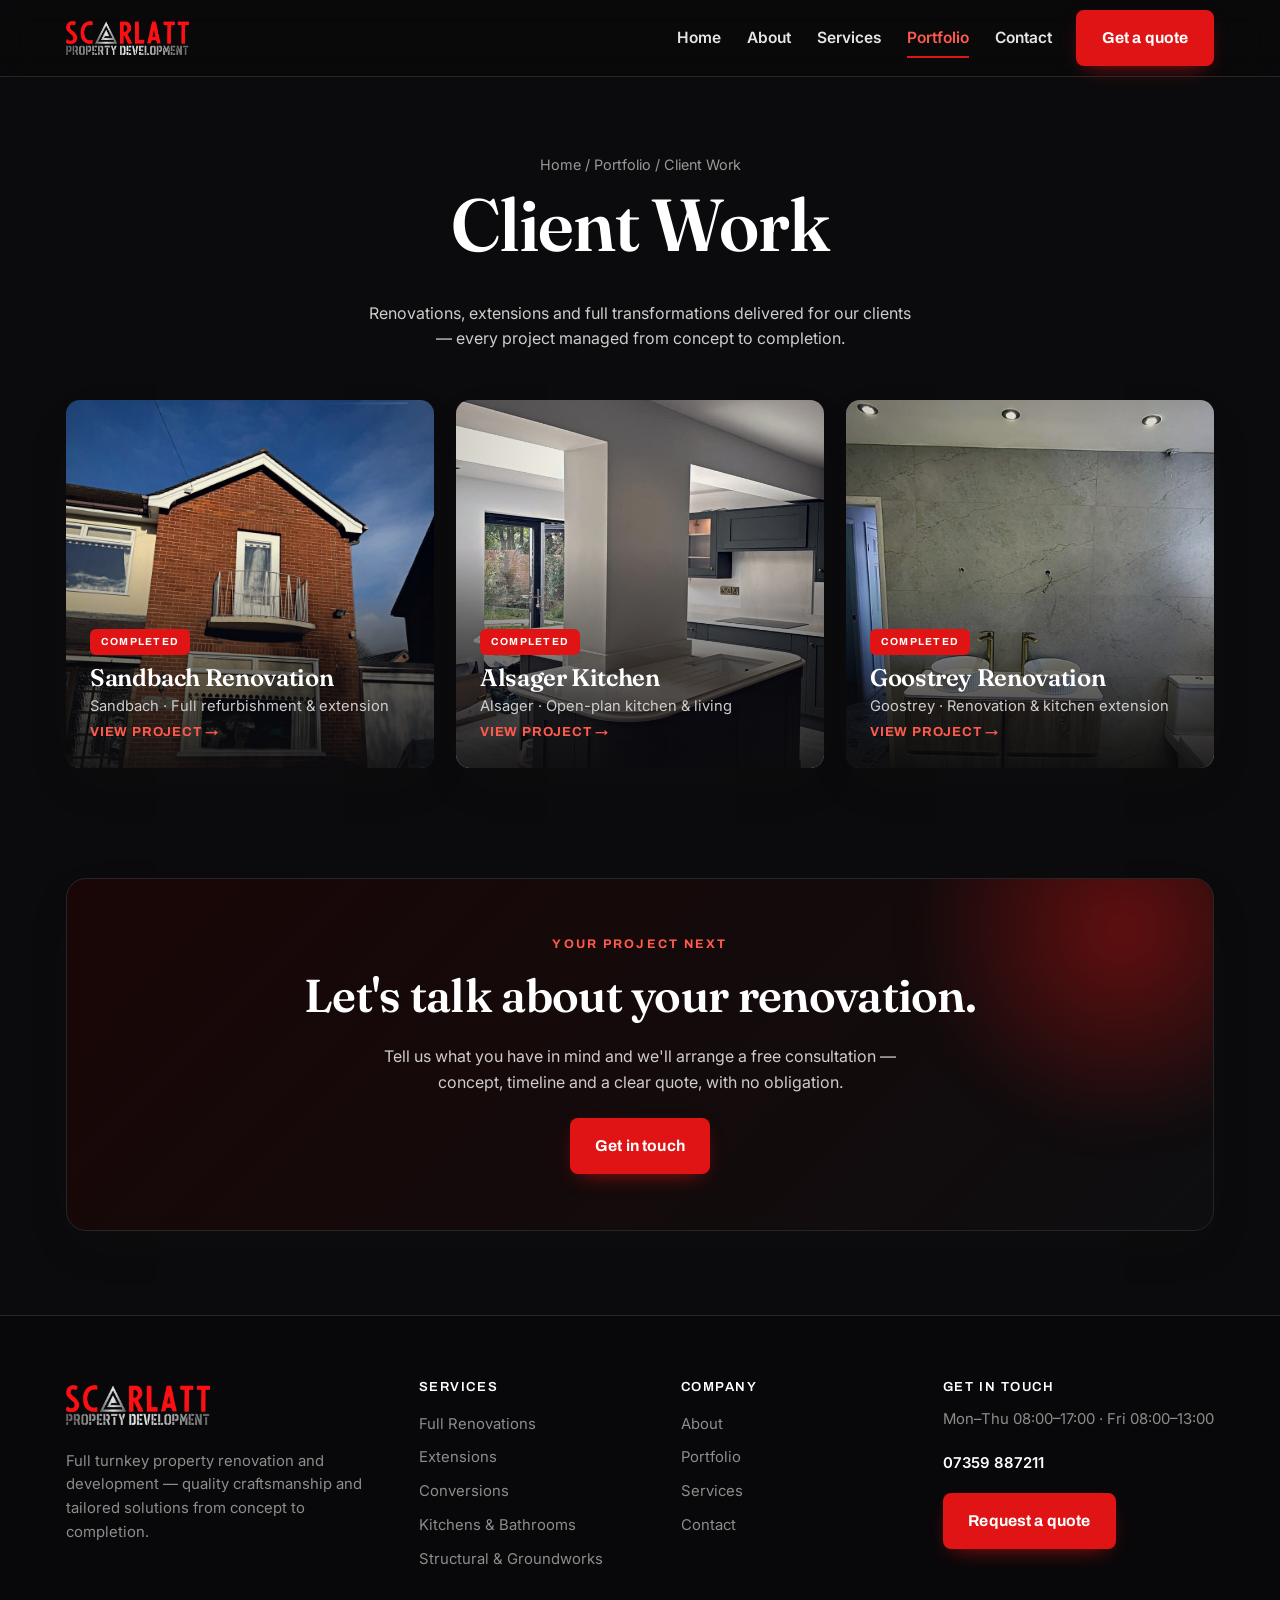
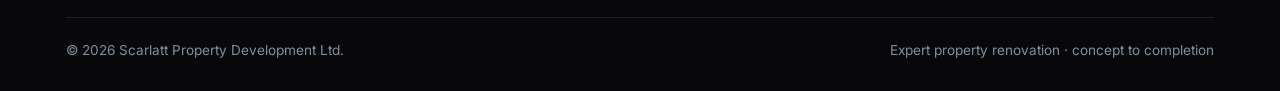
<file: client-work.html>
<!doctype html><html lang="en"><head>
<meta charset="utf-8"><meta name="viewport" content="width=device-width,initial-scale=1">
<title>Client Work — Scarlatt Property Development</title>
<meta name="description" content="Renovation and transformation projects delivered by Scarlatt Property Development for our clients — concept to completion.">
<link rel="icon" href="assets/favicon.svg">
<link rel="preconnect" href="https://fonts.googleapis.com"><link rel="preconnect" href="https://fonts.gstatic.com" crossorigin>
<link href="https://fonts.googleapis.com/css2?family=Fraunces:opsz,wght@9..144,500;9..144,600;9..144,700&family=Inter:wght@400;500;600;700&family=Archivo:wght@600;700;800&family=Saira+Stencil+One&display=swap" rel="stylesheet">
<link rel="stylesheet" href="css/site.css">
</head><body>

<header class="site"><nav class="bar">
 <a class="brandlogo" href="index.html" aria-label="Scarlatt Property Development home"><img src="assets/logo.png" alt="Scarlatt Property Development"></a>
 <div class="nav-links">
   <a href="index.html">Home</a><a href="about.html">About</a><a href="services.html">Services</a><a href="portfolio.html" class="active">Portfolio</a><a href="contact.html">Contact</a>
 </div>
 <div class="nav-cta"><a class="btn btn-amber" href="contact.html">Get a quote</a></div>
 <button class="burger" data-mm-open aria-label="Menu"><span></span><span></span><span></span></button>
</nav></header>
<div class="mm-back" data-mm-close></div>
<aside class="mobile-menu"><button class="mm-close" data-mm-close aria-label="Close">&times;</button>
 <a href="index.html">Home</a><a href="about.html">About</a><a href="services.html">Services</a><a href="portfolio.html">Portfolio</a><a href="contact.html">Contact</a>
 <a class="btn btn-amber" href="contact.html">Get a quote</a>
</aside>

<div class="pf-intro"><div class="wrap">
  <p class="crumb"><a href="index.html">Home</a> / <a href="portfolio.html">Portfolio</a> / Client Work</p>
  <h1>Client Work</h1>
  <p>Renovations, extensions and full transformations delivered for our clients — every project managed from concept to completion.</p>
</div></div>

<section style="padding-top:40px"><div class="wrap">
  <div class="prop-grid">
    <a class="prop-card" href="sandbach-renovation.html">
      <img src="assets/clients/sandbach/card.jpg" alt="Sandbach renovation">
      <div class="pc">
        <span class="status">Completed</span>
        <h3>Sandbach Renovation</h3>
        <p class="loc">Sandbach · Full refurbishment &amp; extension</p>
        <span class="go">View project &rarr;</span>
      </div>
    </a>
    <a class="prop-card" href="alsager-kitchen.html">
      <img src="assets/clients/alsager/card.jpg" alt="Alsager kitchen renovation">
      <div class="pc">
        <span class="status">Completed</span>
        <h3>Alsager Kitchen</h3>
        <p class="loc">Alsager · Open-plan kitchen &amp; living</p>
        <span class="go">View project &rarr;</span>
      </div>
    </a>
    <a class="prop-card" href="goostrey-renovation.html">
      <img src="assets/clients/goostrey/card.jpg" alt="Goostrey renovation">
      <div class="pc">
        <span class="status">Completed</span>
        <h3>Goostrey Renovation</h3>
        <p class="loc">Goostrey · Renovation &amp; kitchen extension</p>
        <span class="go">View project &rarr;</span>
      </div>
    </a>
  </div>
</div></section>

<section style="padding-top:26px"><div class="wrap"><div class="cta-band" data-reveal>
  <p class="eyebrow" style="color:var(--brand-l)">Your project next</p>
  <h2>Let's talk about your renovation.</h2>
  <p>Tell us what you have in mind and we'll arrange a free consultation — concept, timeline and a clear quote, with no obligation.</p>
  <a class="btn btn-amber" href="contact.html">Get in touch</a>
</div></div></section>

<footer class="site"><div class="wrap">
 <div class="cols">
   <div class="fbrand"><a class="brandlogo" href="index.html" aria-label="Scarlatt Property Development home"><img src="assets/logo.png" alt="Scarlatt Property Development"></a>
     <p>Full turnkey property renovation and development — quality craftsmanship and tailored solutions from concept to completion.</p></div>
   <div><h4>Services</h4><a href="services.html#renovations">Full Renovations</a><a href="services.html#extensions">Extensions</a><a href="services.html#lofts">Conversions</a><a href="services.html#kitchens">Kitchens &amp; Bathrooms</a><a href="services.html#structural">Structural &amp; Groundworks</a></div>
   <div><h4>Company</h4><a href="about.html">About</a><a href="portfolio.html">Portfolio</a><a href="services.html">Services</a><a href="contact.html">Contact</a></div>
   <div><h4>Get in touch</h4><p>Mon–Thu 08:00–17:00 · Fri 08:00–13:00</p><a href="tel:07359887211" style="color:#fff;font-weight:600">07359 887211</a><a class="btn btn-amber" href="contact.html" style="margin-top:12px">Request a quote</a></div>
 </div>
 <div class="foot-bot"><span>&copy; 2026 Scarlatt Property Development Ltd.</span><span>Expert property renovation · concept to completion</span></div>
</div></footer>

<script src="js/site.js"></script>
</body></html>
</file>
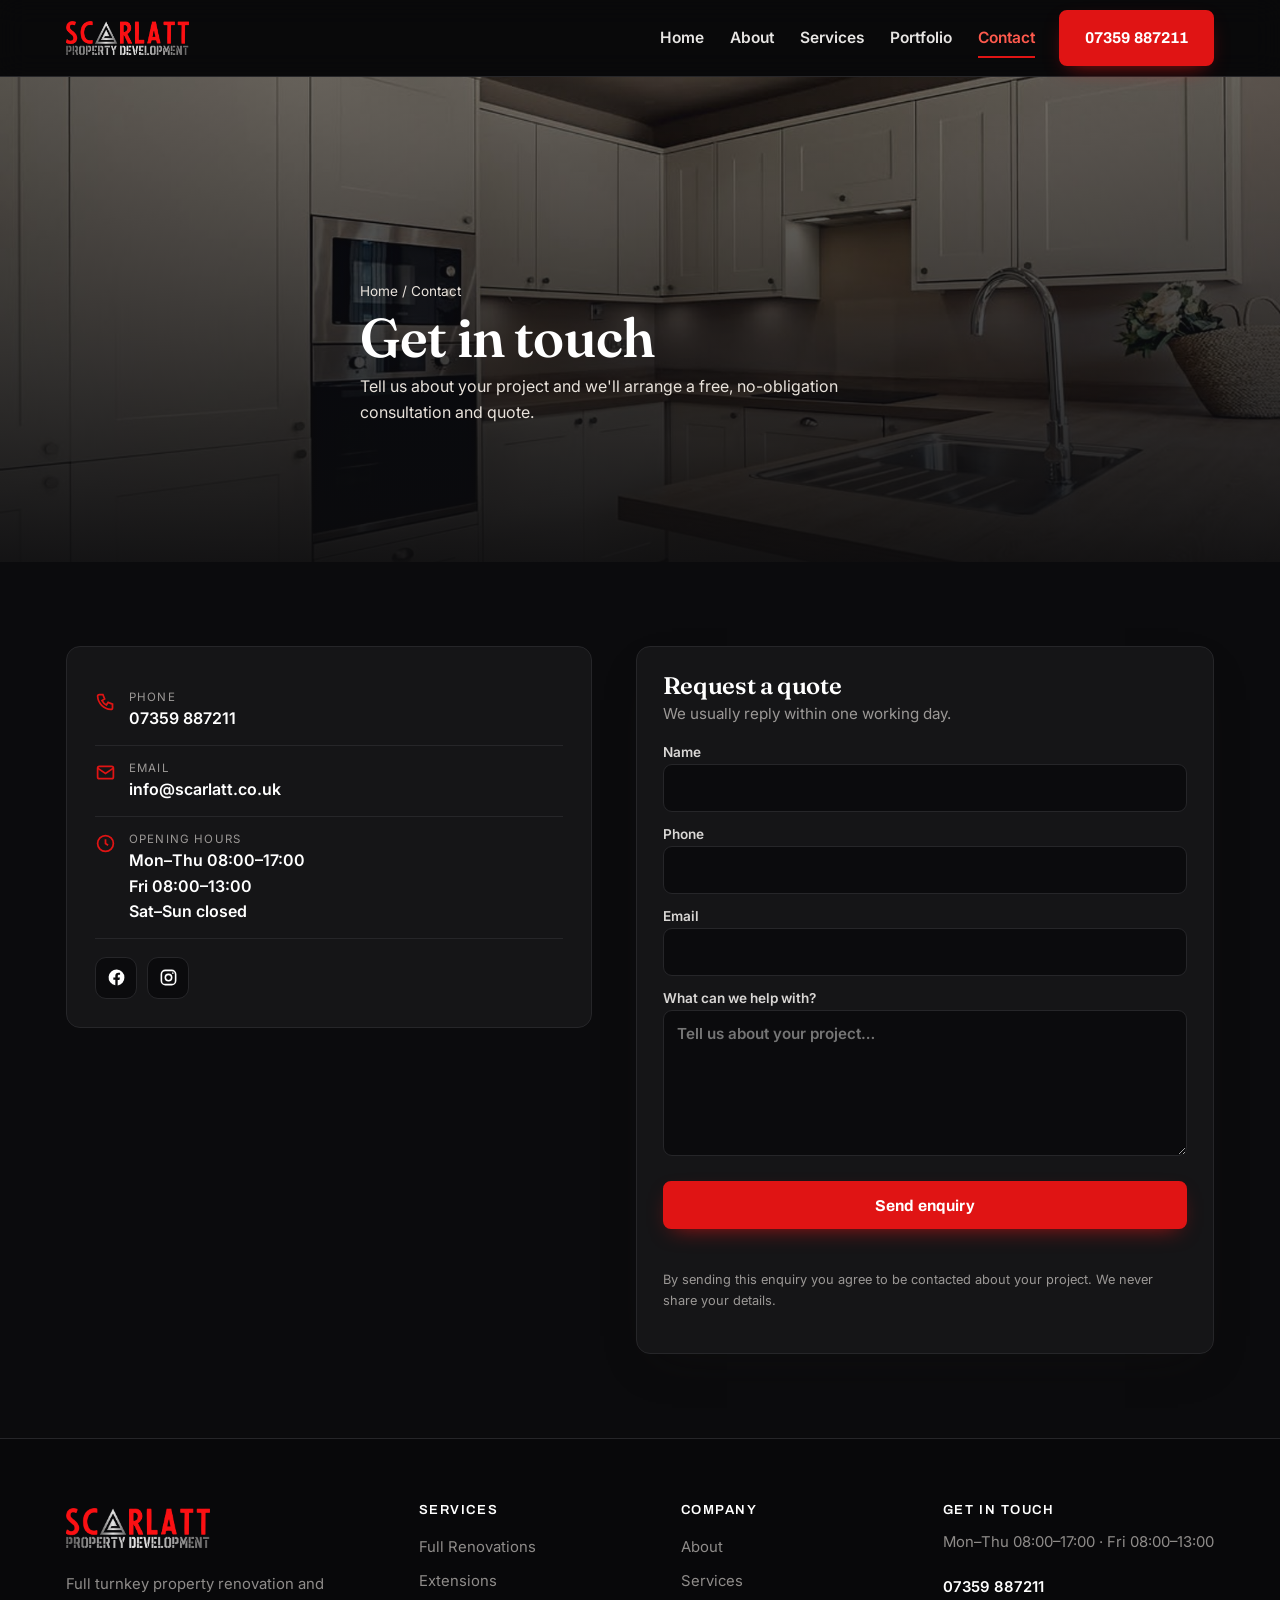
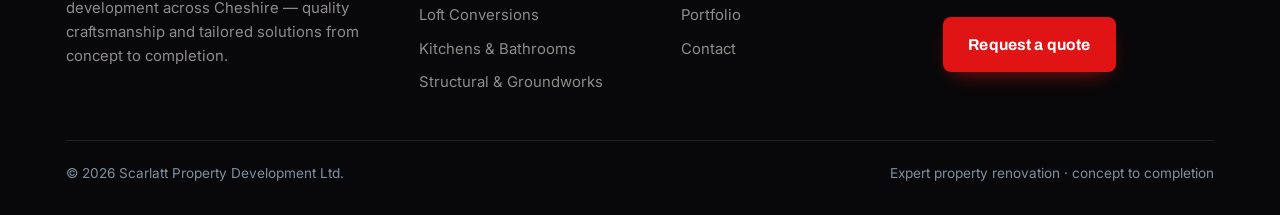
<file: contact.html>
<!doctype html><html lang="en"><head>
<meta charset="utf-8"><meta name="viewport" content="width=device-width,initial-scale=1">
<title>Contact — Scarlatt Property Development, Cheshire</title>
<meta name="description" content="Get in touch with Scarlatt Property Development for a free, no-obligation consultation and quote. Call 07359 887211. Renovations and extensions across Cheshire.">
<link rel="icon" href="assets/favicon.svg">
<link rel="preconnect" href="https://fonts.googleapis.com"><link rel="preconnect" href="https://fonts.gstatic.com" crossorigin>
<link href="https://fonts.googleapis.com/css2?family=Fraunces:opsz,wght@9..144,500;9..144,600;9..144,700&family=Inter:wght@400;500;600;700&family=Archivo:wght@600;700;800&family=Saira+Stencil+One&display=swap" rel="stylesheet">
<link rel="stylesheet" href="css/site.css">
</head><body>

<header class="site"><nav class="bar">
 <a class="brandlogo" href="index.html" aria-label="Scarlatt Property Development home"><img src="assets/logo.png" alt="Scarlatt Property Development"></a>
 <div class="nav-links"><a href="index.html">Home</a><a href="about.html">About</a><a href="services.html">Services</a><a href="portfolio.html">Portfolio</a><a href="contact.html" class="active">Contact</a></div>
 <div class="nav-cta"><a class="btn btn-amber" href="tel:07359887211">07359 887211</a></div>
 <button class="burger" data-mm-open aria-label="Menu"><span></span><span></span><span></span></button>
</nav></header>
<div class="mm-back" data-mm-close></div>
<aside class="mobile-menu"><button class="mm-close" data-mm-close aria-label="Close">&times;</button>
 <a href="index.html">Home</a><a href="about.html">About</a><a href="services.html">Services</a><a href="portfolio.html">Portfolio</a><a href="contact.html" class="active">Contact</a><a class="btn btn-amber" href="tel:07359887211">Call 07359 887211</a>
</aside>

<section class="subhero"><img class="hero-bg" src="assets/hero.jpg" alt=""><div class="wrap">
 <p class="crumb"><a href="index.html">Home</a> / Contact</p>
 <h1>Get in touch</h1>
 <p>Tell us about your project and we'll arrange a free, no-obligation consultation and quote.</p>
</div></section>

<section><div class="wrap"><div class="contact-grid">
 <div>
   <div class="info-card">
     <div class="info-row"><svg viewBox="0 0 24 24" fill="none" stroke="currentColor" stroke-width="2"><path d="M5 4h4l2 5-3 2a12 12 0 005 5l2-3 5 2v4a2 2 0 01-2 2A16 16 0 013 6a2 2 0 012-2z"/></svg><div><div class="lab">Phone</div><div class="val"><a href="tel:07359887211">07359 887211</a></div></div></div>
     <div class="info-row"><svg viewBox="0 0 24 24" fill="none" stroke="currentColor" stroke-width="2"><rect x="3" y="5" width="18" height="14" rx="2"/><path d="m3 7 9 6 9-6"/></svg><div><div class="lab">Email</div><div class="val"><a href="mailto:info@scarlatt.co.uk">info@scarlatt.co.uk</a></div></div></div>
     <div class="info-row"><svg viewBox="0 0 24 24" fill="none" stroke="currentColor" stroke-width="2"><circle cx="12" cy="12" r="9"/><path d="M12 7v5l3 2"/></svg><div><div class="lab">Opening hours</div><div class="val">Mon–Thu 08:00–17:00<br>Fri 08:00–13:00<br>Sat–Sun closed</div></div></div>
     <div class="soc-row">
       <a href="https://www.facebook.com/profile.php?id=61578140136997" target="_blank" rel="noopener" aria-label="Facebook"><svg viewBox="0 0 24 24" fill="currentColor"><path d="M22 12a10 10 0 1 0-11.5 9.9v-7H8v-2.9h2.5V9.8c0-2.5 1.5-3.9 3.8-3.9 1.1 0 2.2.2 2.2.2v2.5h-1.3c-1.2 0-1.6.8-1.6 1.6v1.9h2.8L15.7 15h-2.2v7A10 10 0 0 0 22 12z"/></svg></a>
       <a href="https://www.instagram.com/scarlattpropertydevelopment" target="_blank" rel="noopener" aria-label="Instagram"><svg viewBox="0 0 24 24" fill="none" stroke="currentColor" stroke-width="2"><rect x="3" y="3" width="18" height="18" rx="5"/><circle cx="12" cy="12" r="4"/><circle cx="17.5" cy="6.5" r="1" fill="currentColor" stroke="none"/></svg></a>
     </div>
   </div>
 </div>
 <div class="form-card">
   <h2 style="font-size:1.5rem;margin:0 0 4px">Request a quote</h2>
   <p style="color:var(--muted);font-size:.95rem">We usually reply within one working day.</p>
   <form id="quote-form">
     <input type="hidden" name="access_key" value="c0b48d2a-0919-4de6-a75c-03ad7d0271a7">
     <input type="hidden" name="subject" value="New enquiry from scarlatt.co.uk">
     <input type="checkbox" name="botcheck" style="display:none" tabindex="-1" autocomplete="off">
     <label>Name<input type="text" name="name" required></label>
     <label>Phone<input type="tel" name="phone"></label>
     <label>Email<input type="email" name="email" required></label>
     <label>What can we help with?<textarea name="message" rows="5" placeholder="Tell us about your project…" required></textarea></label>
     <button class="btn btn-amber" type="submit" style="width:100%;justify-content:center;margin-top:14px">Send enquiry</button>
     <div id="form-status"></div>
     <p class="form-note">By sending this enquiry you agree to be contacted about your project. We never share your details.</p>
   </form>
 </div>
</div></div></section>

<footer class="site"><div class="wrap">
 <div class="cols">
   <div class="fbrand"><a class="brandlogo" href="index.html" aria-label="Scarlatt Property Development home"><img src="assets/logo.png" alt="Scarlatt Property Development"></a>
     <p>Full turnkey property renovation and development across Cheshire — quality craftsmanship and tailored solutions from concept to completion.</p></div>
   <div><h4>Services</h4><a href="services.html#renovations">Full Renovations</a><a href="services.html#extensions">Extensions</a><a href="services.html#lofts">Loft Conversions</a><a href="services.html#kitchens">Kitchens &amp; Bathrooms</a><a href="services.html#structural">Structural &amp; Groundworks</a></div>
   <div><h4>Company</h4><a href="about.html">About</a><a href="services.html">Services</a><a href="portfolio.html">Portfolio</a><a href="contact.html">Contact</a></div>
   <div><h4>Get in touch</h4><p>Mon–Thu 08:00–17:00 · Fri 08:00–13:00</p><a href="tel:07359887211" style="color:#fff;font-weight:600">07359 887211</a><a class="btn btn-amber" href="contact.html" style="margin-top:12px">Request a quote</a></div>
 </div>
 <div class="foot-bot"><span>&copy; 2026 Scarlatt Property Development Ltd.</span><span>Expert property renovation · concept to completion</span></div>
</div></footer>

<script src="js/site.js"></script>
<script>
document.getElementById('quote-form').addEventListener('submit', async function(e){
  e.preventDefault();
  var s=document.getElementById('form-status'); s.className=''; s.textContent='Sending…';
  var data=Object.fromEntries(new FormData(e.target).entries());
  if(data.access_key==='YOUR_WEB3FORMS_KEY'){ s.className='err'; s.textContent='Form not connected yet — add your Web3Forms key to go live.'; return; }
  try{
    var r=await fetch('https://api.web3forms.com/submit',{method:'POST',headers:{'Content-Type':'application/json',Accept:'application/json'},body:JSON.stringify(data)});
    var j=await r.json();
    if(j.success){ s.className='ok'; s.textContent='Thanks — your enquiry has been sent. We’ll be in touch shortly.'; e.target.reset(); }
    else { s.className='err'; s.textContent='Something went wrong. Please call us on 07359 887211.'; }
  }catch(err){ s.className='err'; s.textContent='Something went wrong. Please call us on 07359 887211.'; }
});
</script>
</body></html>
</file>
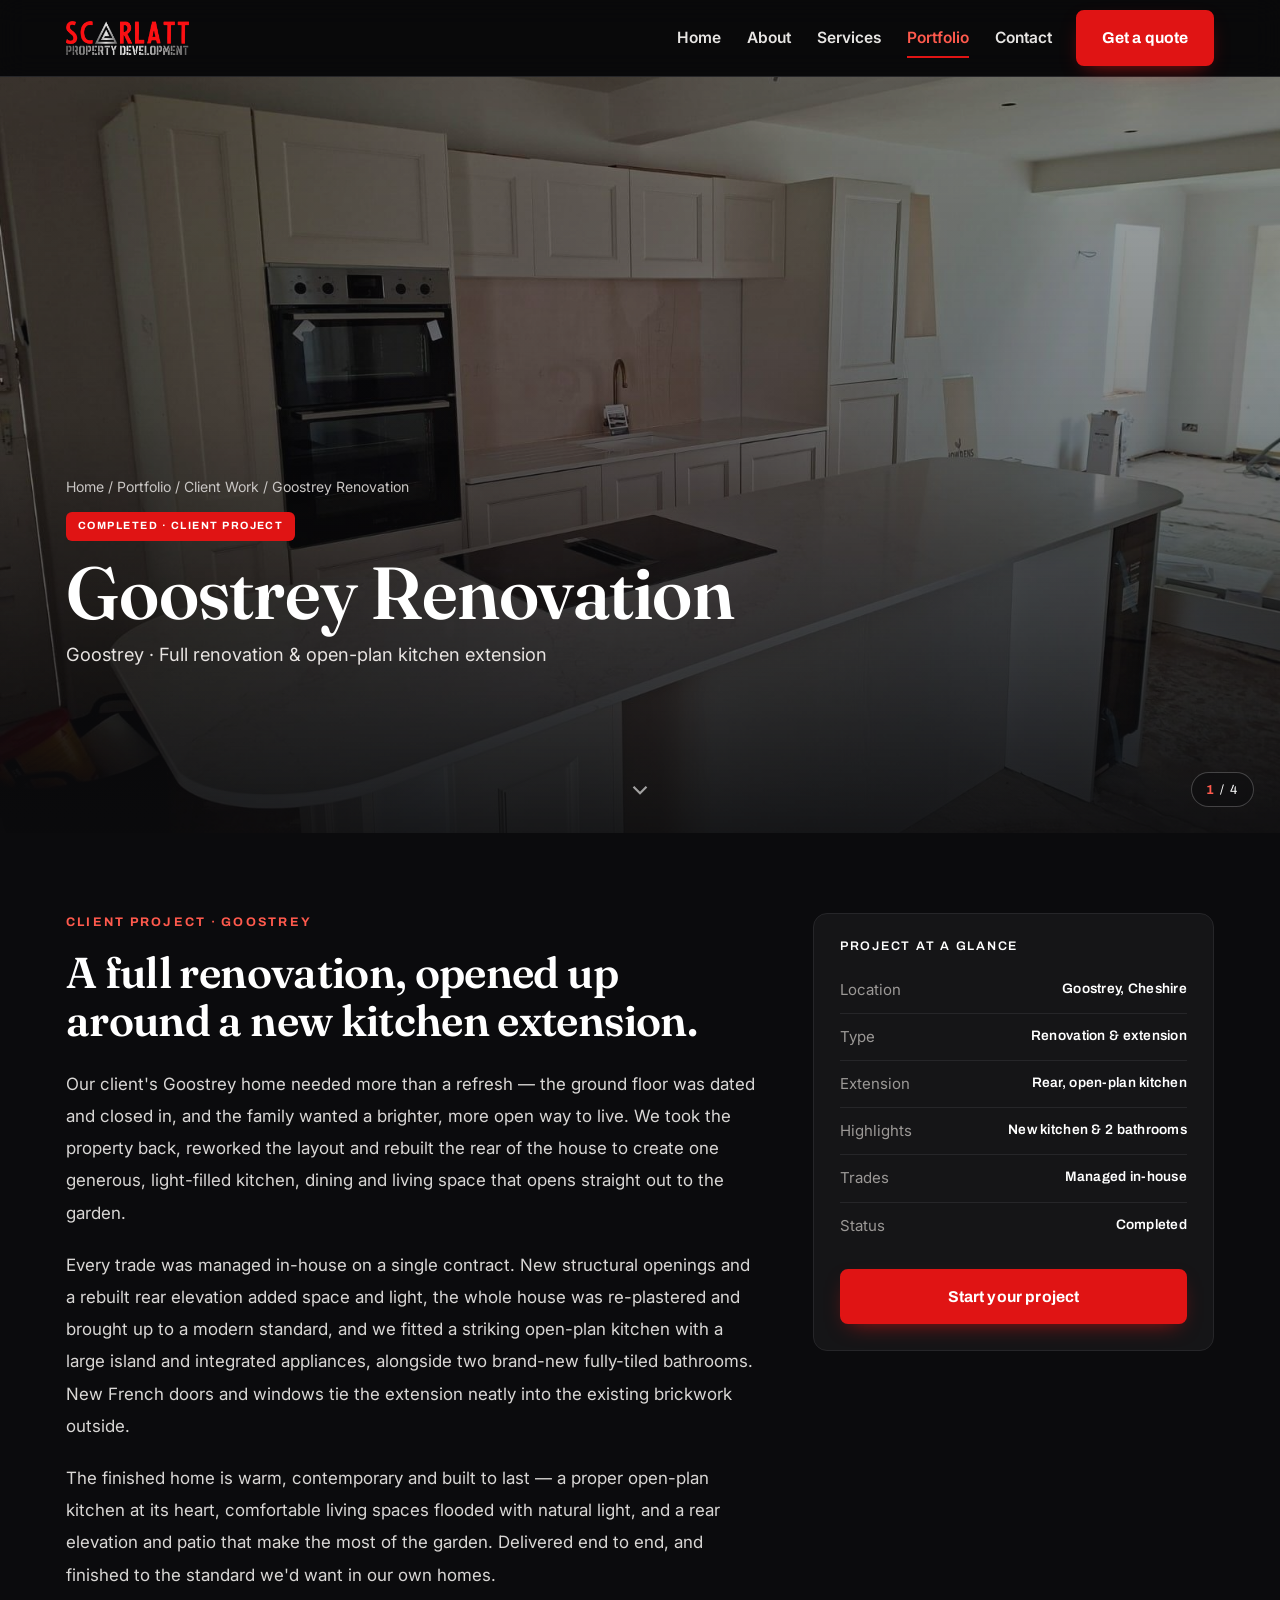
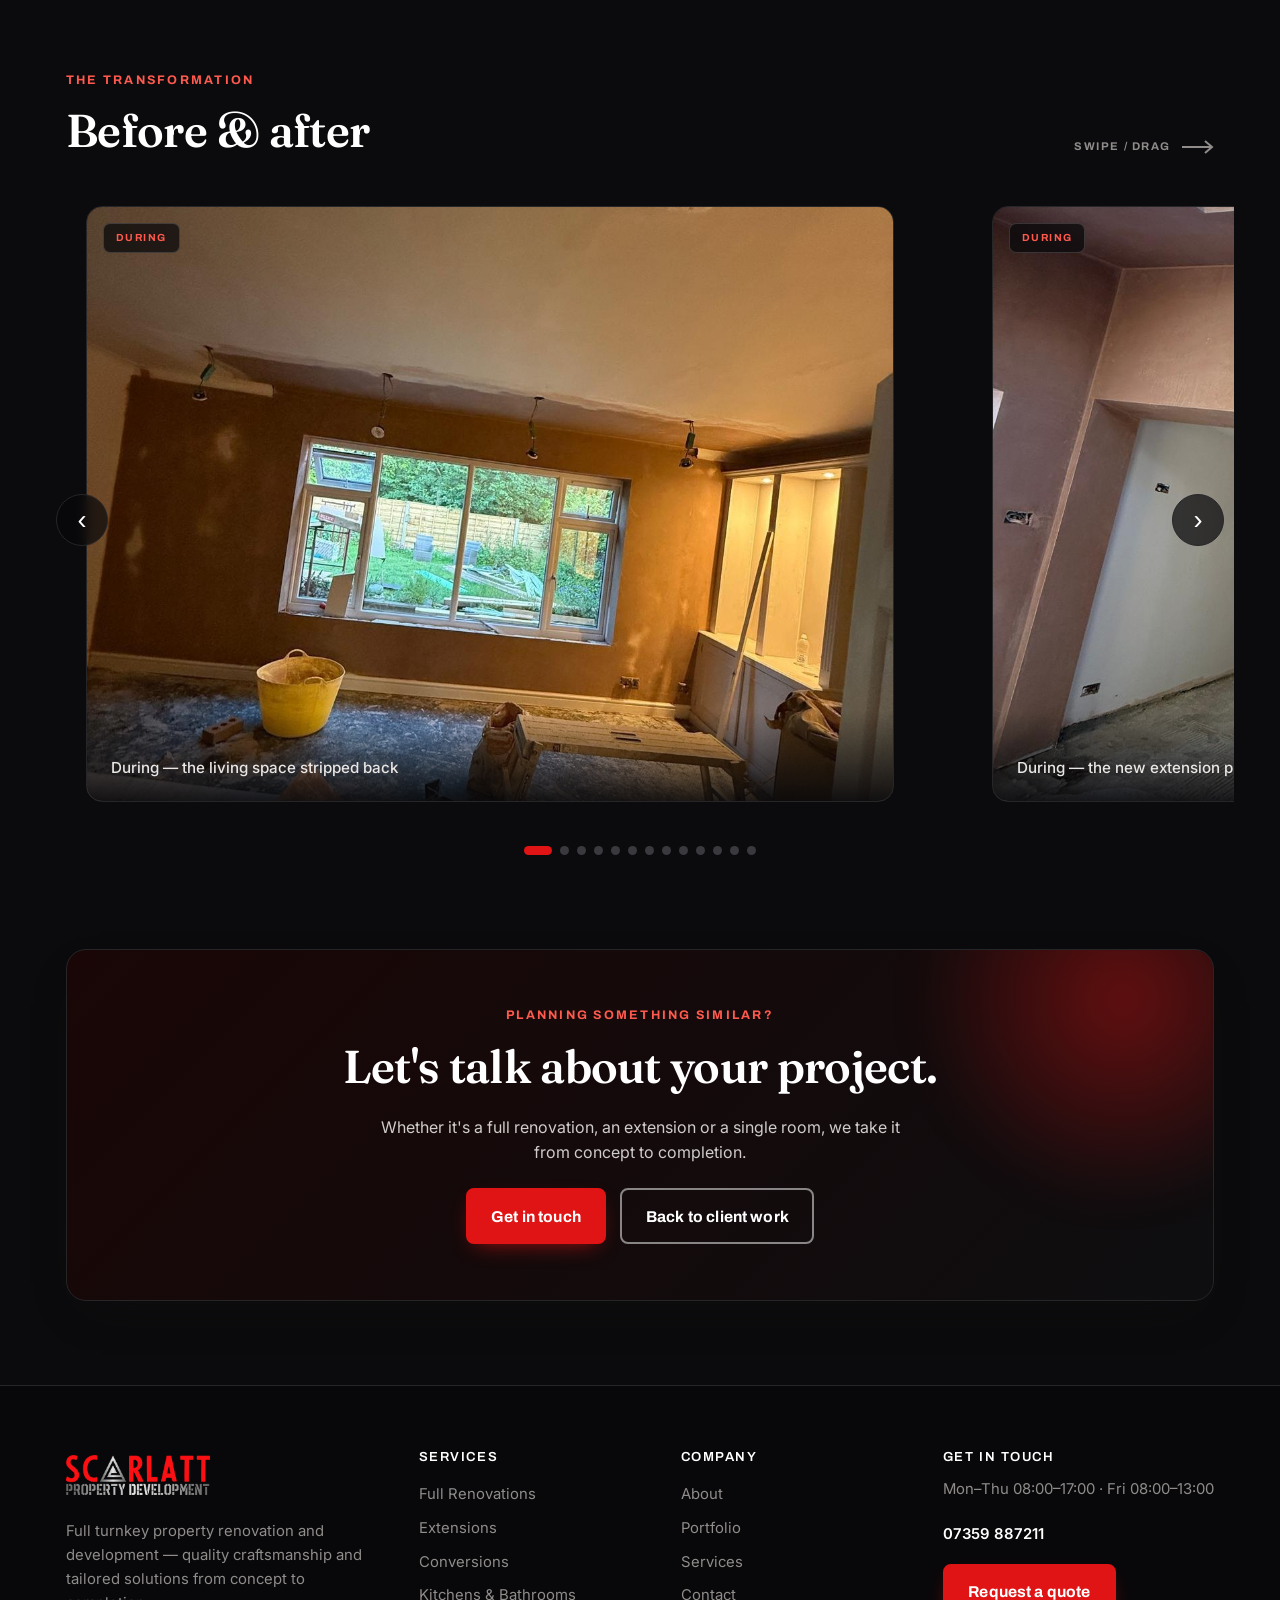
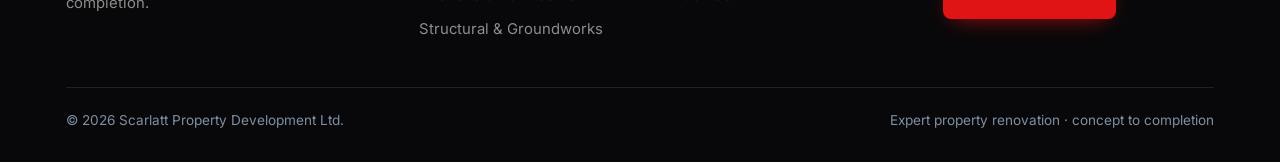
<file: goostrey-renovation.html>
<!doctype html><html lang="en"><head>
<meta charset="utf-8"><meta name="viewport" content="width=device-width,initial-scale=1">
<title>Goostrey Renovation — Scarlatt Property Development</title>
<meta name="description" content="Goostrey renovation — a full refurbishment with a new open-plan kitchen extension, two new bathrooms and a rebuilt rear elevation by Scarlatt Property Development.">
<link rel="icon" href="assets/favicon.svg">
<link rel="preconnect" href="https://fonts.googleapis.com"><link rel="preconnect" href="https://fonts.gstatic.com" crossorigin>
<link href="https://fonts.googleapis.com/css2?family=Fraunces:opsz,wght@9..144,500;9..144,600;9..144,700&family=Inter:wght@400;500;600;700&family=Archivo:wght@600;700;800&family=Saira+Stencil+One&display=swap" rel="stylesheet">
<link rel="stylesheet" href="css/site.css">
</head><body>

<header class="site"><nav class="bar">
 <a class="brandlogo" href="index.html" aria-label="Scarlatt Property Development home"><img src="assets/logo.png" alt="Scarlatt Property Development"></a>
 <div class="nav-links">
   <a href="index.html">Home</a><a href="about.html">About</a><a href="services.html">Services</a><a href="portfolio.html" class="active">Portfolio</a><a href="contact.html">Contact</a>
 </div>
 <div class="nav-cta"><a class="btn btn-amber" href="contact.html">Get a quote</a></div>
 <button class="burger" data-mm-open aria-label="Menu"><span></span><span></span><span></span></button>
</nav></header>
<div class="mm-back" data-mm-close></div>
<aside class="mobile-menu"><button class="mm-close" data-mm-close aria-label="Close">&times;</button>
 <a href="index.html">Home</a><a href="about.html">About</a><a href="services.html">Services</a><a href="portfolio.html">Portfolio</a><a href="contact.html">Contact</a>
 <a class="btn btn-amber" href="contact.html">Get a quote</a>
</aside>

<!-- HERO -->
<section class="prop-hero" data-hero>
  <img class="bg on" src="assets/clients/goostrey/g01.jpg" alt="Goostrey renovation — the finished open-plan kitchen">
  <img class="bg" src="assets/clients/goostrey/g02.jpg" alt="Goostrey renovation — new rear extension with French doors">
  <img class="bg" src="assets/clients/goostrey/g03.jpg" alt="Goostrey renovation — brand-new family bathroom">
  <img class="bg" src="assets/clients/goostrey/g04.jpg" alt="Goostrey renovation — living room opening to the garden">
  <button class="ph-arrow ph-prev" aria-label="Previous image">&#8249;</button>
  <button class="ph-arrow ph-next" aria-label="Next image">&#8250;</button>
  <span class="ph-count"><b>1</b> / 4</span>
  <div class="inner">
    <p class="crumb"><a href="index.html">Home</a> / <a href="portfolio.html">Portfolio</a> / <a href="client-work.html">Client Work</a> / Goostrey Renovation</p>
    <span class="status">Completed · Client Project</span>
    <h1>Goostrey Renovation</h1>
    <p class="sub">Goostrey · Full renovation &amp; open-plan kitchen extension</p>
  </div>
  <div class="scroll-cue"><svg viewBox="0 0 24 24" fill="none" stroke="currentColor" stroke-width="2"><path d="M6 9l6 6 6-6"/></svg></div>
</section>

<!-- OVERVIEW -->
<section class="p-overview">
  <div>
    <p class="eyebrow">Client Project · Goostrey</p>
    <h2>A full renovation, opened up around a new kitchen extension.</h2>
    <div class="copy">
      <p>Our client's Goostrey home needed more than a refresh — the ground floor was dated and closed in, and the family wanted a brighter, more open way to live. We took the property back, reworked the layout and rebuilt the rear of the house to create one generous, light-filled kitchen, dining and living space that opens straight out to the garden.</p>
      <p>Every trade was managed in-house on a single contract. New structural openings and a rebuilt rear elevation added space and light, the whole house was re-plastered and brought up to a modern standard, and we fitted a striking open-plan kitchen with a large island and integrated appliances, alongside two brand-new fully-tiled bathrooms. New French doors and windows tie the extension neatly into the existing brickwork outside.</p>
      <p>The finished home is warm, contemporary and built to last — a proper open-plan kitchen at its heart, comfortable living spaces flooded with natural light, and a rear elevation and patio that make the most of the garden. Delivered end to end, and finished to the standard we'd want in our own homes.</p>
    </div>
  </div>
  <aside class="p-aside">
    <h4>Project at a glance</h4>
    <ul>
      <li><span>Location</span><b>Goostrey, Cheshire</b></li>
      <li><span>Type</span><b>Renovation &amp; extension</b></li>
      <li><span>Extension</span><b>Rear, open-plan kitchen</b></li>
      <li><span>Highlights</span><b>New kitchen &amp; 2 bathrooms</b></li>
      <li><span>Trades</span><b>Managed in-house</b></li>
      <li><span>Status</span><b>Completed</b></li>
    </ul>
    <a class="btn btn-amber" href="contact.html">Start your project</a>
  </aside>
</section>

<!-- CAROUSEL -->
<section class="car-sec">
  <div class="car-head">
    <div>
      <p class="eyebrow">The transformation</p>
      <h2>Before &amp; after</h2>
    </div>
    <span class="car-hint">Swipe / drag
      <svg viewBox="0 0 34 16" fill="none" stroke="currentColor" stroke-width="2"><path d="M2 8h30M25 2l7 6-7 6"/></svg>
    </span>
  </div>
  <div class="carousel" data-carousel>
    <div class="car-track">
      <figure class="car-slide"><span class="car-tag during">During</span><img loading="lazy" src="assets/clients/goostrey/g05.jpg" alt="Living space stripped back"><figcaption>During — the living space stripped back</figcaption></figure>
      <figure class="car-slide"><span class="car-tag during">During</span><img loading="lazy" src="assets/clients/goostrey/g06.jpg" alt="New extension plastered out"><figcaption>During — the new extension plastered out</figcaption></figure>
      <figure class="car-slide"><span class="car-tag during">During</span><img loading="lazy" src="assets/clients/goostrey/g07.jpg" alt="New kitchen being fitted"><figcaption>During — the new kitchen going in</figcaption></figure>
      <figure class="car-slide"><span class="car-tag during">During</span><img loading="lazy" src="assets/clients/goostrey/g08.jpg" alt="New bathroom being tiled"><figcaption>During — a new bathroom being tiled</figcaption></figure>
      <figure class="car-slide"><span class="car-tag during">During</span><img loading="lazy" src="assets/clients/goostrey/g09.jpg" alt="Opening up to the garden"><figcaption>During — opening the rear up to the garden</figcaption></figure>
      <figure class="car-slide"><span class="car-tag after">After</span><img loading="lazy" src="assets/clients/goostrey/g01.jpg" alt="Finished open-plan kitchen"><figcaption>After — the finished open-plan kitchen</figcaption></figure>
      <figure class="car-slide"><span class="car-tag after">After</span><img loading="lazy" src="assets/clients/goostrey/g10.jpg" alt="Kitchen and island"><figcaption>After — kitchen &amp; island</figcaption></figure>
      <figure class="car-slide"><span class="car-tag after">After</span><img loading="lazy" src="assets/clients/goostrey/g11.jpg" alt="New units and worktops"><figcaption>After — new units &amp; stone worktops</figcaption></figure>
      <figure class="car-slide"><span class="car-tag after">After</span><img loading="lazy" src="assets/clients/goostrey/g03.jpg" alt="Finished family bathroom"><figcaption>After — a brand-new family bathroom</figcaption></figure>
      <figure class="car-slide"><span class="car-tag after">After</span><img loading="lazy" src="assets/clients/goostrey/g12.jpg" alt="Twin vanity fully tiled"><figcaption>After — twin vanity, fully tiled</figcaption></figure>
      <figure class="car-slide"><span class="car-tag after">After</span><img loading="lazy" src="assets/clients/goostrey/g04.jpg" alt="Living room opening to garden"><figcaption>After — living room opening to the garden</figcaption></figure>
      <figure class="car-slide"><span class="car-tag after">After</span><img loading="lazy" src="assets/clients/goostrey/g02.jpg" alt="New rear extension with French doors"><figcaption>After — the new rear extension</figcaption></figure>
      <figure class="car-slide"><span class="car-tag after">After</span><img loading="lazy" src="assets/clients/goostrey/g13.jpg" alt="Extension and new patio"><figcaption>After — extension &amp; new patio</figcaption></figure>
    </div>
    <button class="car-btn car-prev" aria-label="Previous">&#8249;</button>
    <button class="car-btn car-next" aria-label="Next">&#8250;</button>
    <div class="car-dots" aria-hidden="true"></div>
  </div>
</section>

<!-- CTA -->
<section style="padding-top:14px"><div class="wrap"><div class="cta-band" data-reveal>
  <p class="eyebrow" style="color:var(--brand-l)">Planning something similar?</p>
  <h2>Let's talk about your project.</h2>
  <p>Whether it's a full renovation, an extension or a single room, we take it from concept to completion.</p>
  <a class="btn btn-amber" href="contact.html">Get in touch</a>
  <a class="btn btn-ghost" href="client-work.html" style="margin-left:10px">Back to client work</a>
</div></div></section>

<footer class="site"><div class="wrap">
 <div class="cols">
   <div class="fbrand"><a class="brandlogo" href="index.html" aria-label="Scarlatt Property Development home"><img src="assets/logo.png" alt="Scarlatt Property Development"></a>
     <p>Full turnkey property renovation and development — quality craftsmanship and tailored solutions from concept to completion.</p></div>
   <div><h4>Services</h4><a href="services.html#renovations">Full Renovations</a><a href="services.html#extensions">Extensions</a><a href="services.html#lofts">Conversions</a><a href="services.html#kitchens">Kitchens &amp; Bathrooms</a><a href="services.html#structural">Structural &amp; Groundworks</a></div>
   <div><h4>Company</h4><a href="about.html">About</a><a href="portfolio.html">Portfolio</a><a href="services.html">Services</a><a href="contact.html">Contact</a></div>
   <div><h4>Get in touch</h4><p>Mon–Thu 08:00–17:00 · Fri 08:00–13:00</p><a href="tel:07359887211" style="color:#fff;font-weight:600">07359 887211</a><a class="btn btn-amber" href="contact.html" style="margin-top:12px">Request a quote</a></div>
 </div>
 <div class="foot-bot"><span>&copy; 2026 Scarlatt Property Development Ltd.</span><span>Expert property renovation · concept to completion</span></div>
</div></footer>

<script src="js/site.js"></script>
<script>
(function(){
  var car=document.querySelector('[data-carousel]'); if(!car) return;
  var track=car.querySelector('.car-track');
  var slides=[].slice.call(track.querySelectorAll('.car-slide'));
  var dotsWrap=car.querySelector('.car-dots');
  var prev=car.querySelector('.car-prev'), next=car.querySelector('.car-next');
  slides.forEach(function(s,i){
    var b=document.createElement('button'); b.setAttribute('aria-label','Go to image '+(i+1));
    b.addEventListener('click',function(){ track.scrollTo({left:s.offsetLeft-(track.clientWidth-s.offsetWidth)/2,behavior:'smooth'}); });
    dotsWrap.appendChild(b);
  });
  var dots=[].slice.call(dotsWrap.children);
  function centerOf(s){ return s.offsetLeft-(track.clientWidth-s.offsetWidth)/2; }
  function curIdx(){ var c=track.scrollLeft+track.clientWidth/2,best=0,bd=Infinity; slides.forEach(function(s,i){var sc=s.offsetLeft+s.offsetWidth/2,d=Math.abs(sc-c); if(d<bd){bd=d;best=i;}}); return best; }
  function go(i){ i=Math.max(0,Math.min(slides.length-1,i)); track.scrollTo({left:centerOf(slides[i]),behavior:'smooth'}); }
  prev.addEventListener('click',function(){go(curIdx()-1);});
  next.addEventListener('click',function(){go(curIdx()+1);});
  if('IntersectionObserver' in window){
    var io=new IntersectionObserver(function(es){
      es.forEach(function(e){ if(e.isIntersecting){ var idx=slides.indexOf(e.target); dots.forEach(function(d,i){d.classList.toggle('on',i===idx);}); } });
    },{root:track,threshold:0.6});
    slides.forEach(function(s){io.observe(s);});
  } else { dots[0].classList.add('on'); }
  var down=false,sx=0,sl=0;
  track.addEventListener('pointerdown',function(e){down=true;sx=e.clientX;sl=track.scrollLeft;track.setPointerCapture(e.pointerId);});
  track.addEventListener('pointermove',function(e){if(down){track.scrollLeft=sl-(e.clientX-sx);}});
  track.addEventListener('pointerup',function(){down=false;});
  track.addEventListener('pointercancel',function(){down=false;});
})();
</script>
</body></html>
</file>
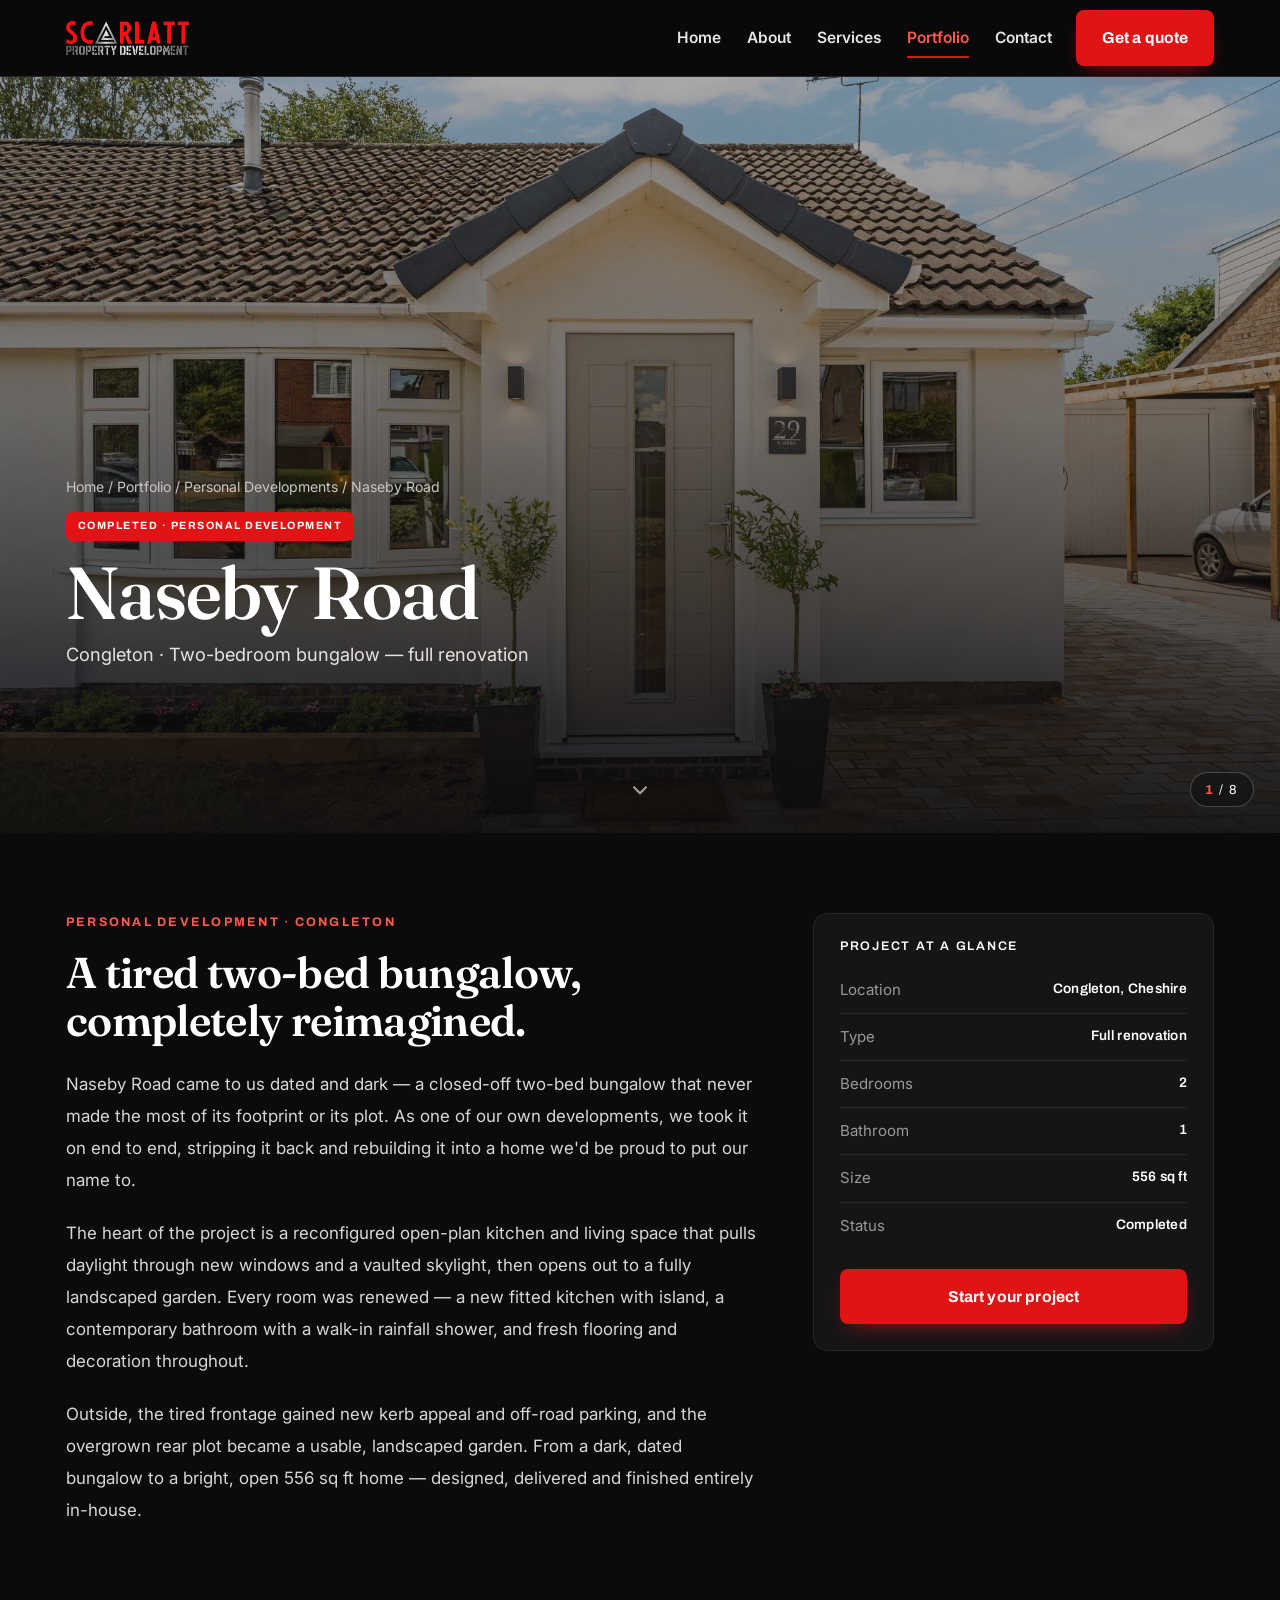
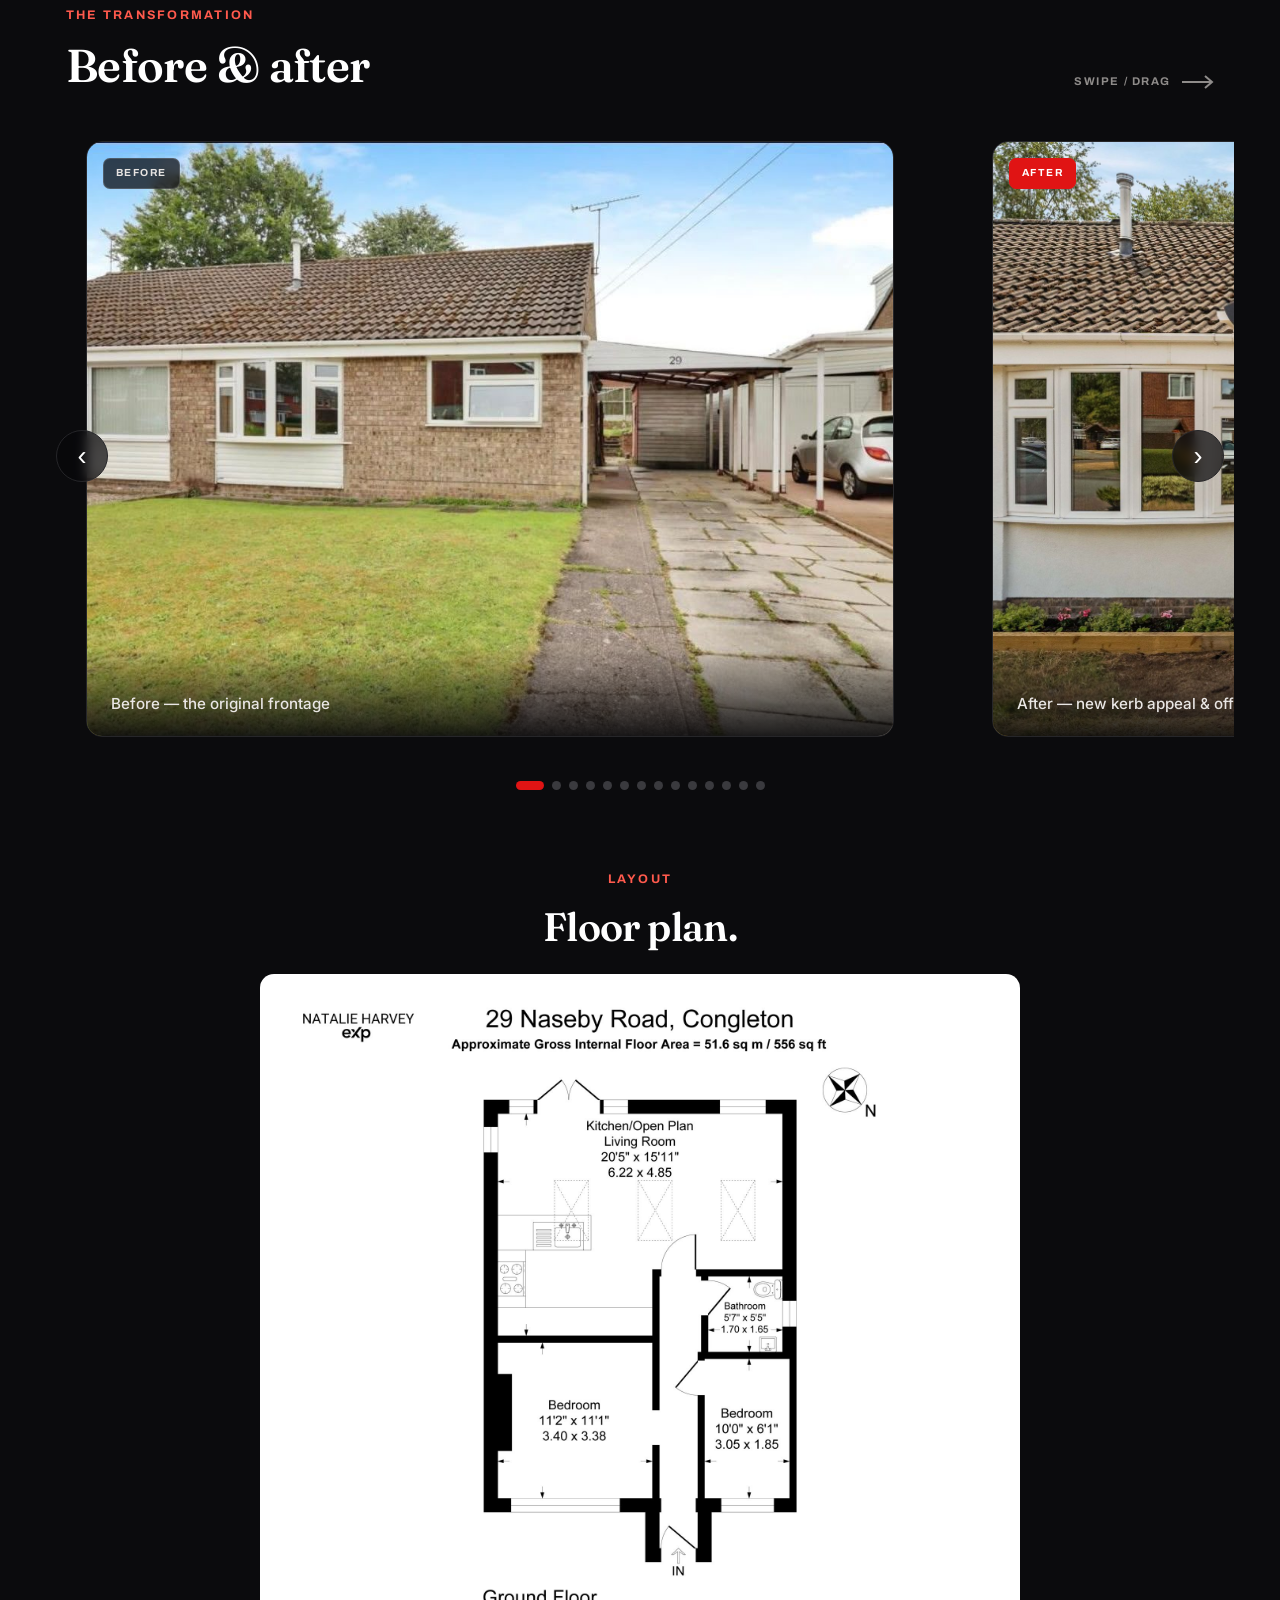
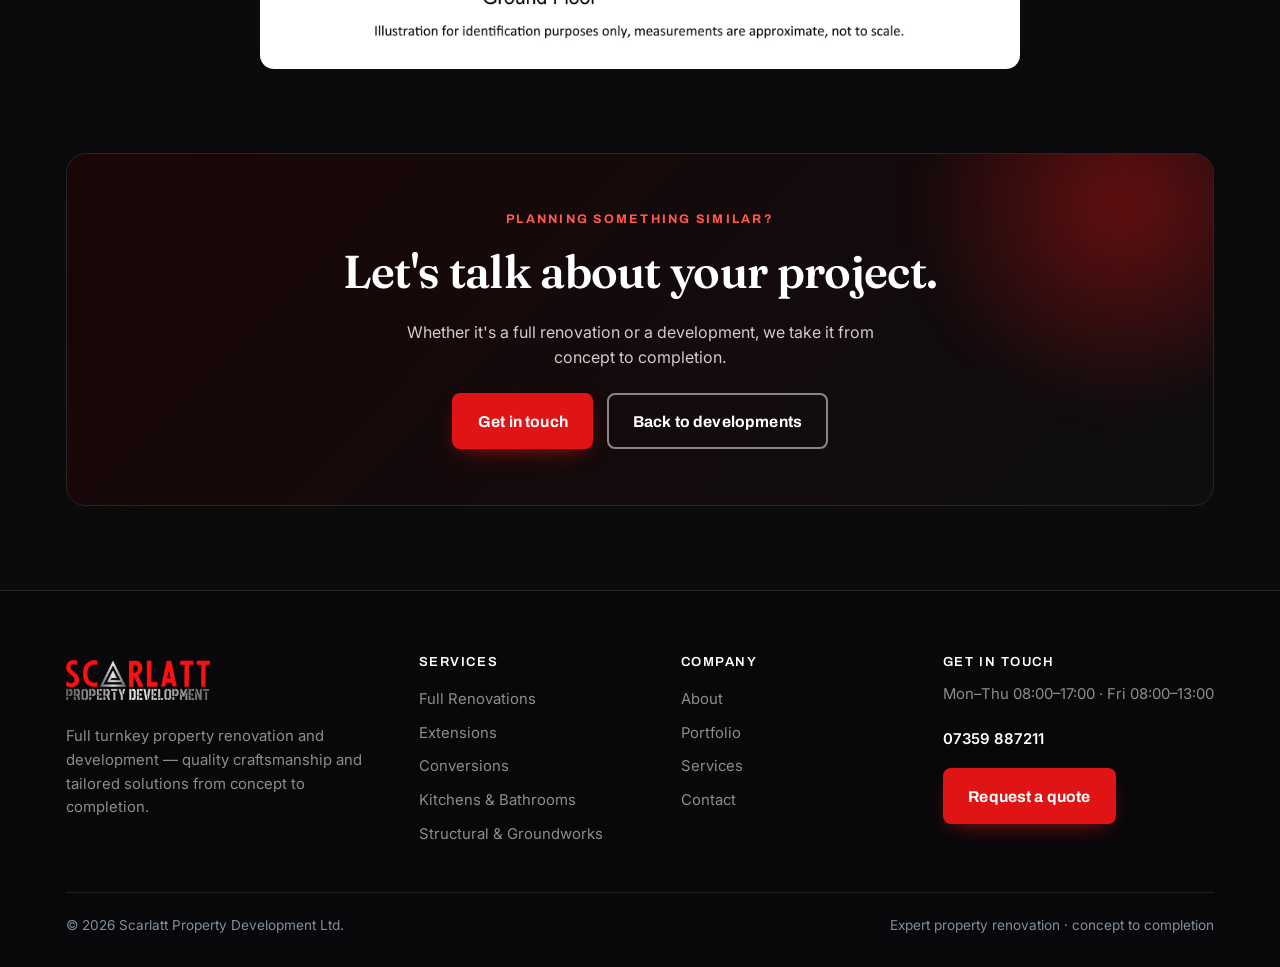
<file: naseby-road.html>
<!doctype html><html lang="en"><head>
<meta charset="utf-8"><meta name="viewport" content="width=device-width,initial-scale=1">
<title>Naseby Road, Congleton — Scarlatt Property Development</title>
<meta name="description" content="Naseby Road, Congleton — a full two-bedroom bungalow renovation by Scarlatt Property Development. Open-plan living, new kitchen and bathroom, landscaped throughout.">
<link rel="icon" href="assets/favicon.svg">
<link rel="preconnect" href="https://fonts.googleapis.com"><link rel="preconnect" href="https://fonts.gstatic.com" crossorigin>
<link href="https://fonts.googleapis.com/css2?family=Fraunces:opsz,wght@9..144,500;9..144,600;9..144,700&family=Inter:wght@400;500;600;700&family=Archivo:wght@600;700;800&family=Saira+Stencil+One&display=swap" rel="stylesheet">
<link rel="stylesheet" href="css/site.css">
</head><body>

<header class="site"><nav class="bar">
 <a class="brandlogo" href="index.html" aria-label="Scarlatt Property Development home"><img src="assets/logo.png" alt="Scarlatt Property Development"></a>
 <div class="nav-links">
   <a href="index.html">Home</a><a href="about.html">About</a><a href="services.html">Services</a><a href="portfolio.html" class="active">Portfolio</a><a href="contact.html">Contact</a>
 </div>
 <div class="nav-cta"><a class="btn btn-amber" href="contact.html">Get a quote</a></div>
 <button class="burger" data-mm-open aria-label="Menu"><span></span><span></span><span></span></button>
</nav></header>
<div class="mm-back" data-mm-close></div>
<aside class="mobile-menu"><button class="mm-close" data-mm-close aria-label="Close">&times;</button>
 <a href="index.html">Home</a><a href="about.html">About</a><a href="services.html">Services</a><a href="portfolio.html">Portfolio</a><a href="contact.html">Contact</a>
 <a class="btn btn-amber" href="contact.html">Get a quote</a>
</aside>

<!-- HERO -->
<section class="prop-hero" data-hero>
  <img class="bg on" src="assets/naseby/27.jpg" alt="Naseby Road — finished exterior">
  <img class="bg" src="assets/naseby/12.jpg" alt="Naseby Road — finished living space">
  <img class="bg" src="assets/naseby/21.jpg" alt="Naseby Road — finished kitchen">
  <img class="bg" src="assets/naseby/01.jpg" alt="Naseby Road — finished interior">
  <img class="bg" src="assets/naseby/16.jpg" alt="Naseby Road — finished bedroom">
  <img class="bg" src="assets/naseby/07.jpg" alt="Naseby Road — finished bathroom">
  <img class="bg" src="assets/naseby/25.jpg" alt="Naseby Road — finished detail">
  <img class="bg" src="assets/naseby/30.jpg" alt="Naseby Road — finished exterior detail">
  <button class="ph-arrow ph-prev" aria-label="Previous image">&#8249;</button>
  <button class="ph-arrow ph-next" aria-label="Next image">&#8250;</button>
  <span class="ph-count"><b>1</b> / 8</span>
  <div class="inner">
    <p class="crumb"><a href="index.html">Home</a> / <a href="portfolio.html">Portfolio</a> / <a href="personal-developments.html">Personal Developments</a> / Naseby Road</p>
    <span class="status">Completed · Personal Development</span>
    <h1>Naseby Road</h1>
    <p class="sub">Congleton · Two-bedroom bungalow — full renovation</p>
  </div>
  <div class="scroll-cue"><svg viewBox="0 0 24 24" fill="none" stroke="currentColor" stroke-width="2"><path d="M6 9l6 6 6-6"/></svg></div>
</section>

<!-- OVERVIEW -->
<section class="p-overview">
  <div>
    <p class="eyebrow">Personal Development · Congleton</p>
    <h2>A tired two-bed bungalow, completely reimagined.</h2>
    <div class="copy">
      <p>Naseby Road came to us dated and dark — a closed-off two-bed bungalow that never made the most of its footprint or its plot. As one of our own developments, we took it on end to end, stripping it back and rebuilding it into a home we'd be proud to put our name to.</p>
      <p>The heart of the project is a reconfigured open-plan kitchen and living space that pulls daylight through new windows and a vaulted skylight, then opens out to a fully landscaped garden. Every room was renewed — a new fitted kitchen with island, a contemporary bathroom with a walk-in rainfall shower, and fresh flooring and decoration throughout.</p>
      <p>Outside, the tired frontage gained new kerb appeal and off-road parking, and the overgrown rear plot became a usable, landscaped garden. From a dark, dated bungalow to a bright, open 556 sq ft home — designed, delivered and finished entirely in-house.</p>
    </div>
  </div>
  <aside class="p-aside">
    <h4>Project at a glance</h4>
    <ul>
      <li><span>Location</span><b>Congleton, Cheshire</b></li>
      <li><span>Type</span><b>Full renovation</b></li>
      <li><span>Bedrooms</span><b>2</b></li>
      <li><span>Bathroom</span><b>1</b></li>
      <li><span>Size</span><b>556 sq ft</b></li>
      <li><span>Status</span><b>Completed</b></li>
    </ul>
    <a class="btn btn-amber" href="contact.html">Start your project</a>
  </aside>
</section>

<!-- CAROUSEL (true before -> after) -->
<section class="car-sec">
  <div class="car-head">
    <div>
      <p class="eyebrow">The transformation</p>
      <h2>Before &amp; after</h2>
    </div>
    <span class="car-hint">Swipe / drag
      <svg viewBox="0 0 34 16" fill="none" stroke="currentColor" stroke-width="2"><path d="M2 8h30M25 2l7 6-7 6"/></svg>
    </span>
  </div>
  <div class="carousel" data-carousel>
    <div class="car-track">
      <figure class="car-slide"><span class="car-tag">Before</span><img loading="lazy" src="assets/naseby/before/b1.jpg" alt="Bungalow front before renovation"><figcaption>Before — the original frontage</figcaption></figure>
      <figure class="car-slide"><span class="car-tag after">After</span><img loading="lazy" src="assets/naseby/27.jpg" alt="Finished front of the bungalow"><figcaption>After — new kerb appeal &amp; off-road parking</figcaption></figure>
      <figure class="car-slide"><span class="car-tag">Before</span><img loading="lazy" src="assets/naseby/before/b6.jpg" alt="Old kitchen before"><figcaption>Before — the dark, dated kitchen</figcaption></figure>
      <figure class="car-slide"><span class="car-tag after">After</span><img loading="lazy" src="assets/naseby/12.jpg" alt="Open-plan kitchen and living after"><figcaption>After — open-plan kitchen &amp; living</figcaption></figure>
      <figure class="car-slide"><span class="car-tag">Before</span><img loading="lazy" src="assets/naseby/before/b3.jpg" alt="Original living room before"><figcaption>Before — the closed-off living room</figcaption></figure>
      <figure class="car-slide"><span class="car-tag after">After</span><img loading="lazy" src="assets/naseby/21.jpg" alt="Open-plan living room after"><figcaption>After — bright, open living space</figcaption></figure>
      <figure class="car-slide"><span class="car-tag">Before</span><img loading="lazy" src="assets/naseby/before/b2.jpg" alt="Dated bedroom before"><figcaption>Before — a dated bedroom</figcaption></figure>
      <figure class="car-slide"><span class="car-tag after">After</span><img loading="lazy" src="assets/naseby/01.jpg" alt="Bedroom with feature wall after"><figcaption>After — bedroom with feature wall</figcaption></figure>
      <figure class="car-slide"><span class="car-tag">Before</span><img loading="lazy" src="assets/naseby/before/b8.jpg" alt="Original bathroom before"><figcaption>Before — the original bathroom</figcaption></figure>
      <figure class="car-slide"><span class="car-tag after">After</span><img loading="lazy" src="assets/naseby/16.jpg" alt="New bathroom vanity after"><figcaption>After — contemporary bathroom</figcaption></figure>
      <figure class="car-slide"><span class="car-tag">Before</span><img loading="lazy" src="assets/naseby/before/b4.jpg" alt="Overgrown rear garden before"><figcaption>Before — the overgrown rear plot</figcaption></figure>
      <figure class="car-slide"><span class="car-tag after">After</span><img loading="lazy" src="assets/naseby/07.jpg" alt="Landscaped rear patio after"><figcaption>After — fully landscaped garden</figcaption></figure>
      <figure class="car-slide"><span class="car-tag after">After</span><img loading="lazy" src="assets/naseby/25.jpg" alt="Vaulted skylight"><figcaption>After — vaulted skylight over the kitchen</figcaption></figure>
      <figure class="car-slide"><span class="car-tag after">After</span><img loading="lazy" src="assets/naseby/30.jpg" alt="Aerial view of the finished property"><figcaption>After — the finished home from above</figcaption></figure>
    </div>
    <button class="car-btn car-prev" aria-label="Previous">&#8249;</button>
    <button class="car-btn car-next" aria-label="Next">&#8250;</button>
    <div class="car-dots" aria-hidden="true"></div>
  </div>
</section>

<!-- FLOOR PLAN -->
<section style="padding-top:0"><div class="wrap">
  <div class="sec-head center" style="margin-bottom:26px"><p class="eyebrow" style="color:var(--brand-l)">Layout</p><h2 style="color:#fff">Floor plan.</h2></div>
  <div class="floorplan-wrap"><img src="assets/naseby/floorplan.jpg" alt="Naseby Road floor plan — 51.6 sq m / 556 sq ft"></div>
</div></section>

<!-- CTA -->
<section style="padding-top:0"><div class="wrap"><div class="cta-band" data-reveal>
  <p class="eyebrow" style="color:var(--brand-l)">Planning something similar?</p>
  <h2>Let's talk about your project.</h2>
  <p>Whether it's a full renovation or a development, we take it from concept to completion.</p>
  <a class="btn btn-amber" href="contact.html">Get in touch</a>
  <a class="btn btn-ghost" href="personal-developments.html" style="margin-left:10px">Back to developments</a>
</div></div></section>

<footer class="site"><div class="wrap">
 <div class="cols">
   <div class="fbrand"><a class="brandlogo" href="index.html" aria-label="Scarlatt Property Development home"><img src="assets/logo.png" alt="Scarlatt Property Development"></a>
     <p>Full turnkey property renovation and development — quality craftsmanship and tailored solutions from concept to completion.</p></div>
   <div><h4>Services</h4><a href="services.html#renovations">Full Renovations</a><a href="services.html#extensions">Extensions</a><a href="services.html#lofts">Conversions</a><a href="services.html#kitchens">Kitchens &amp; Bathrooms</a><a href="services.html#structural">Structural &amp; Groundworks</a></div>
   <div><h4>Company</h4><a href="about.html">About</a><a href="portfolio.html">Portfolio</a><a href="services.html">Services</a><a href="contact.html">Contact</a></div>
   <div><h4>Get in touch</h4><p>Mon–Thu 08:00–17:00 · Fri 08:00–13:00</p><a href="tel:07359887211" style="color:#fff;font-weight:600">07359 887211</a><a class="btn btn-amber" href="contact.html" style="margin-top:12px">Request a quote</a></div>
 </div>
 <div class="foot-bot"><span>&copy; 2026 Scarlatt Property Development Ltd.</span><span>Expert property renovation · concept to completion</span></div>
</div></footer>

<script src="js/site.js"></script>
<script>
(function(){
  var car=document.querySelector('[data-carousel]'); if(!car) return;
  var track=car.querySelector('.car-track');
  var slides=[].slice.call(track.querySelectorAll('.car-slide'));
  var dotsWrap=car.querySelector('.car-dots');
  var prev=car.querySelector('.car-prev'), next=car.querySelector('.car-next');
  slides.forEach(function(s,i){
    var b=document.createElement('button'); b.setAttribute('aria-label','Go to image '+(i+1));
    b.addEventListener('click',function(){ track.scrollTo({left:s.offsetLeft-(track.clientWidth-s.offsetWidth)/2,behavior:'smooth'}); });
    dotsWrap.appendChild(b);
  });
  var dots=[].slice.call(dotsWrap.children);
  function centerOf(s){ return s.offsetLeft-(track.clientWidth-s.offsetWidth)/2; }
  function curIdx(){ var c=track.scrollLeft+track.clientWidth/2,best=0,bd=Infinity; slides.forEach(function(s,i){var sc=s.offsetLeft+s.offsetWidth/2,d=Math.abs(sc-c); if(d<bd){bd=d;best=i;}}); return best; }
  function go(i){ i=Math.max(0,Math.min(slides.length-1,i)); track.scrollTo({left:centerOf(slides[i]),behavior:'smooth'}); }
  prev.addEventListener('click',function(){go(curIdx()-1);});
  next.addEventListener('click',function(){go(curIdx()+1);});
  if('IntersectionObserver' in window){
    var io=new IntersectionObserver(function(es){
      es.forEach(function(e){ if(e.isIntersecting){ var idx=slides.indexOf(e.target); dots.forEach(function(d,i){d.classList.toggle('on',i===idx);}); } });
    },{root:track,threshold:0.6});
    slides.forEach(function(s){io.observe(s);});
  } else { dots[0].classList.add('on'); }
  var down=false,sx=0,sl=0;
  track.addEventListener('pointerdown',function(e){down=true;sx=e.clientX;sl=track.scrollLeft;track.setPointerCapture(e.pointerId);});
  track.addEventListener('pointermove',function(e){if(down){track.scrollLeft=sl-(e.clientX-sx);}});
  track.addEventListener('pointerup',function(){down=false;});
  track.addEventListener('pointercancel',function(){down=false;});
})();
</script>
</body></html>
</file>
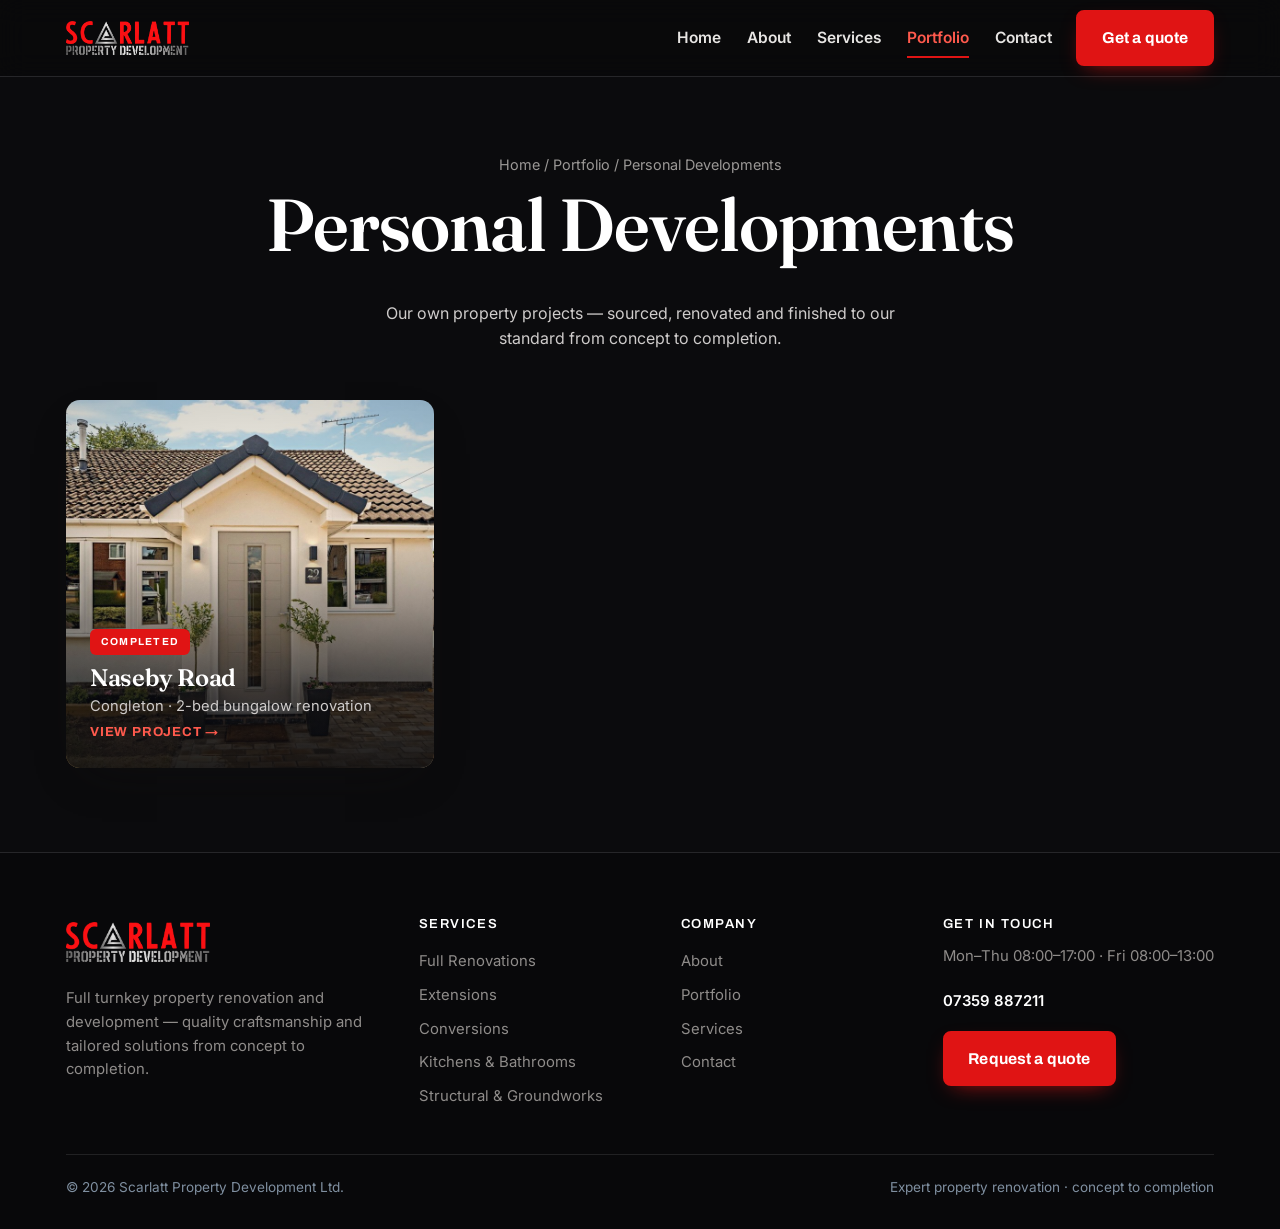
<file: personal-developments.html>
<!doctype html><html lang="en"><head>
<meta charset="utf-8"><meta name="viewport" content="width=device-width,initial-scale=1">
<title>Personal Developments — Scarlatt Property Development</title>
<meta name="description" content="Scarlatt Property Development's own property development projects — designed, renovated and finished in-house.">
<link rel="icon" href="assets/favicon.svg">
<link rel="preconnect" href="https://fonts.googleapis.com"><link rel="preconnect" href="https://fonts.gstatic.com" crossorigin>
<link href="https://fonts.googleapis.com/css2?family=Fraunces:opsz,wght@9..144,500;9..144,600;9..144,700&family=Inter:wght@400;500;600;700&family=Archivo:wght@600;700;800&family=Saira+Stencil+One&display=swap" rel="stylesheet">
<link rel="stylesheet" href="css/site.css">
</head><body>

<header class="site"><nav class="bar">
 <a class="brandlogo" href="index.html" aria-label="Scarlatt Property Development home"><img src="assets/logo.png" alt="Scarlatt Property Development"></a>
 <div class="nav-links">
   <a href="index.html">Home</a><a href="about.html">About</a><a href="services.html">Services</a><a href="portfolio.html" class="active">Portfolio</a><a href="contact.html">Contact</a>
 </div>
 <div class="nav-cta"><a class="btn btn-amber" href="contact.html">Get a quote</a></div>
 <button class="burger" data-mm-open aria-label="Menu"><span></span><span></span><span></span></button>
</nav></header>
<div class="mm-back" data-mm-close></div>
<aside class="mobile-menu"><button class="mm-close" data-mm-close aria-label="Close">&times;</button>
 <a href="index.html">Home</a><a href="about.html">About</a><a href="services.html">Services</a><a href="portfolio.html">Portfolio</a><a href="contact.html">Contact</a>
 <a class="btn btn-amber" href="contact.html">Get a quote</a>
</aside>

<div class="pf-intro"><div class="wrap">
  <p class="crumb"><a href="index.html">Home</a> / <a href="portfolio.html">Portfolio</a> / Personal Developments</p>
  <h1>Personal Developments</h1>
  <p>Our own property projects — sourced, renovated and finished to our standard from concept to completion.</p>
</div></div>

<section style="padding-top:40px"><div class="wrap">
  <div class="prop-grid">
    <a class="prop-card" href="naseby-road.html">
      <img src="assets/naseby/card.jpg" alt="Naseby Road, Congleton">
      <div class="pc">
        <span class="status">Completed</span>
        <h3>Naseby Road</h3>
        <p class="loc">Congleton · 2-bed bungalow renovation</p>
        <span class="go">View project &rarr;</span>
      </div>
    </a>
  </div>
</div></section>

<footer class="site"><div class="wrap">
 <div class="cols">
   <div class="fbrand"><a class="brandlogo" href="index.html" aria-label="Scarlatt Property Development home"><img src="assets/logo.png" alt="Scarlatt Property Development"></a>
     <p>Full turnkey property renovation and development — quality craftsmanship and tailored solutions from concept to completion.</p></div>
   <div><h4>Services</h4><a href="services.html#renovations">Full Renovations</a><a href="services.html#extensions">Extensions</a><a href="services.html#lofts">Conversions</a><a href="services.html#kitchens">Kitchens &amp; Bathrooms</a><a href="services.html#structural">Structural &amp; Groundworks</a></div>
   <div><h4>Company</h4><a href="about.html">About</a><a href="portfolio.html">Portfolio</a><a href="services.html">Services</a><a href="contact.html">Contact</a></div>
   <div><h4>Get in touch</h4><p>Mon–Thu 08:00–17:00 · Fri 08:00–13:00</p><a href="tel:07359887211" style="color:#fff;font-weight:600">07359 887211</a><a class="btn btn-amber" href="contact.html" style="margin-top:12px">Request a quote</a></div>
 </div>
 <div class="foot-bot"><span>&copy; 2026 Scarlatt Property Development Ltd.</span><span>Expert property renovation · concept to completion</span></div>
</div></footer>

<script src="js/site.js"></script>
</body></html>
</file>
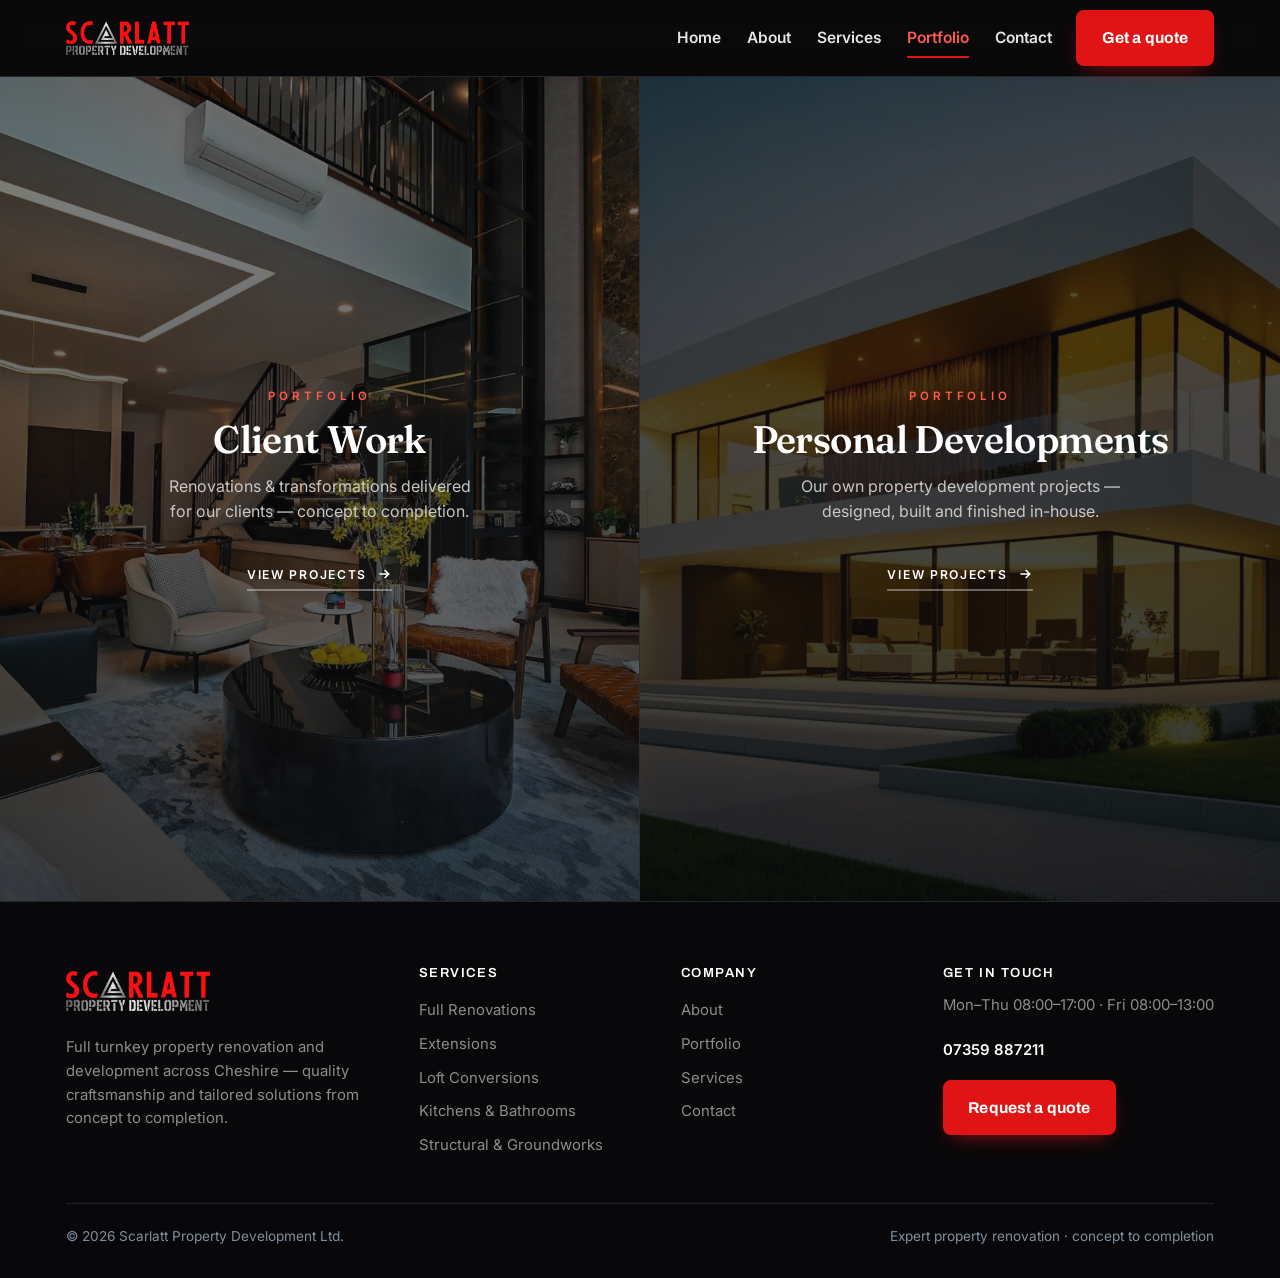
<file: portfolio.html>
<!doctype html><html lang="en"><head>
<meta charset="utf-8"><meta name="viewport" content="width=device-width,initial-scale=1">
<title>Portfolio — Scarlatt Property Development, Cheshire</title>
<meta name="description" content="Explore Scarlatt Property Development's portfolio — renovation and transformation projects delivered for clients, and our own property developments across Cheshire.">
<link rel="icon" href="assets/favicon.svg">
<link rel="preconnect" href="https://fonts.googleapis.com"><link rel="preconnect" href="https://fonts.gstatic.com" crossorigin>
<link href="https://fonts.googleapis.com/css2?family=Fraunces:opsz,wght@9..144,500;9..144,600;9..144,700&family=Inter:wght@400;500;600;700&family=Archivo:wght@600;700;800&family=Saira+Stencil+One&display=swap" rel="stylesheet">
<link rel="stylesheet" href="css/site.css">
</head><body>

<header class="site"><nav class="bar">
 <a class="brandlogo" href="index.html" aria-label="Scarlatt Property Development home"><img src="assets/logo.png" alt="Scarlatt Property Development"></a>
 <div class="nav-links">
   <a href="index.html">Home</a>
   <a href="about.html">About</a>
   <a href="services.html">Services</a>
   <a href="portfolio.html" class="active">Portfolio</a>
   <a href="contact.html">Contact</a>
 </div>
 <div class="nav-cta"><a class="btn btn-amber" href="contact.html">Get a quote</a></div>
 <button class="burger" data-mm-open aria-label="Menu"><span></span><span></span><span></span></button>
</nav></header>
<div class="mm-back" data-mm-close></div>
<aside class="mobile-menu"><button class="mm-close" data-mm-close aria-label="Close">&times;</button>
 <a href="index.html">Home</a><a href="about.html">About</a><a href="services.html">Services</a><a href="portfolio.html" class="active">Portfolio</a><a href="contact.html">Contact</a>
 <a class="btn btn-amber" href="contact.html">Get a quote</a>
</aside>

<main class="portfolio-split">
  <a class="pf-half" href="client-work.html">
    <div class="pf-img" style="background-image:url('assets/portfolio-client.jpg')"></div>
    <div class="pf-c">
      <span class="pf-eyebrow">Portfolio</span>
      <h2>Client Work</h2>
      <p>Renovations &amp; transformations delivered for our clients — concept to completion.</p>
      <span class="pf-cta">View projects <svg viewBox="0 0 24 24" fill="none" stroke="currentColor" stroke-width="2.4"><path d="M5 12h14M13 6l6 6-6 6"/></svg></span>
    </div>
  </a>
  <a class="pf-half" href="personal-developments.html">
    <div class="pf-img" style="background-image:url('assets/portfolio-personal.jpg')"></div>
    <div class="pf-c">
      <span class="pf-eyebrow">Portfolio</span>
      <h2>Personal Developments</h2>
      <p>Our own property development projects — designed, built and finished in-house.</p>
      <span class="pf-cta">View projects <svg viewBox="0 0 24 24" fill="none" stroke="currentColor" stroke-width="2.4"><path d="M5 12h14M13 6l6 6-6 6"/></svg></span>
    </div>
  </a>
</main>

<footer class="site"><div class="wrap">
 <div class="cols">
   <div class="fbrand"><a class="brandlogo" href="index.html" aria-label="Scarlatt Property Development home"><img src="assets/logo.png" alt="Scarlatt Property Development"></a>
     <p>Full turnkey property renovation and development across Cheshire — quality craftsmanship and tailored solutions from concept to completion.</p></div>
   <div><h4>Services</h4><a href="services.html#renovations">Full Renovations</a><a href="services.html#extensions">Extensions</a><a href="services.html#lofts">Loft Conversions</a><a href="services.html#kitchens">Kitchens &amp; Bathrooms</a><a href="services.html#structural">Structural &amp; Groundworks</a></div>
   <div><h4>Company</h4><a href="about.html">About</a><a href="portfolio.html">Portfolio</a><a href="services.html">Services</a><a href="contact.html">Contact</a></div>
   <div><h4>Get in touch</h4><p>Mon–Thu 08:00–17:00 · Fri 08:00–13:00</p><a href="tel:07359887211" style="color:#fff;font-weight:600">07359 887211</a><a class="btn btn-amber" href="contact.html" style="margin-top:12px">Request a quote</a></div>
 </div>
 <div class="foot-bot"><span>&copy; 2026 Scarlatt Property Development Ltd.</span><span>Expert property renovation · concept to completion</span></div>
</div></footer>

<script src="js/site.js"></script>
</body></html>
</file>
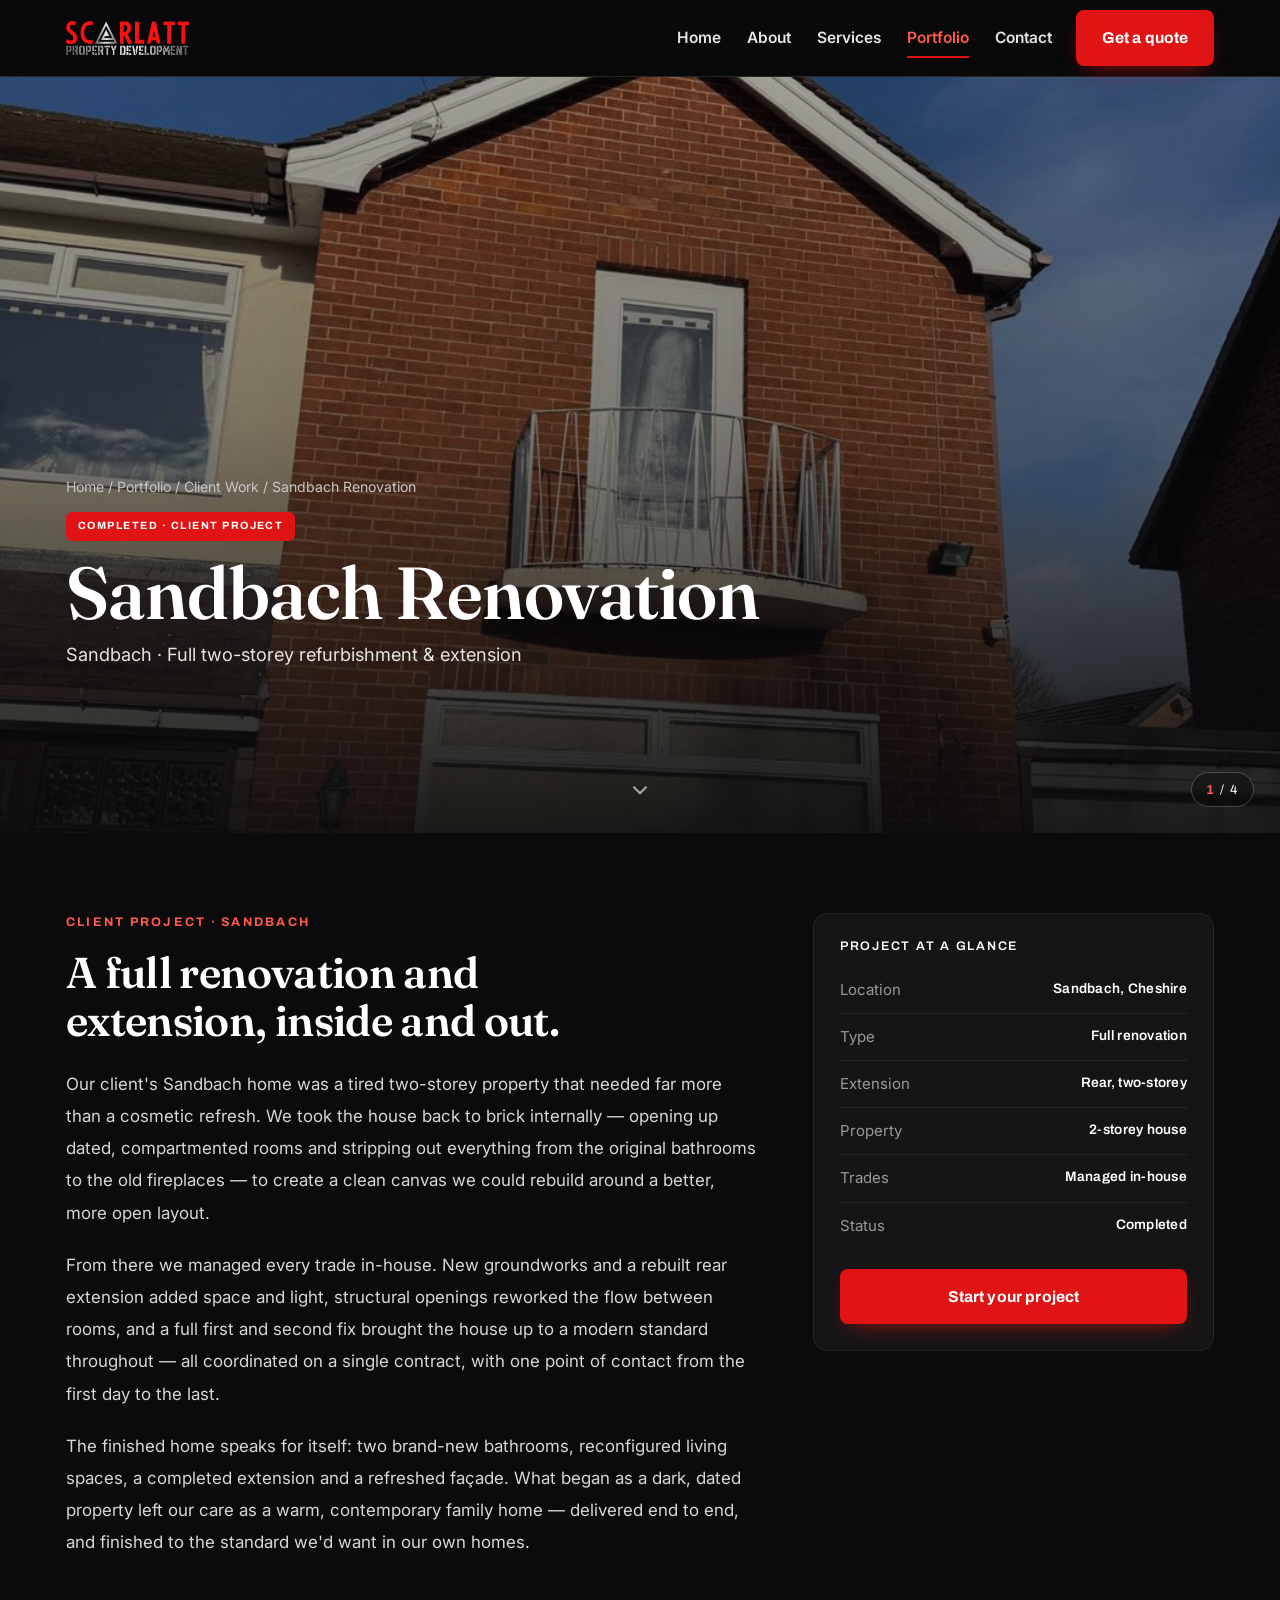
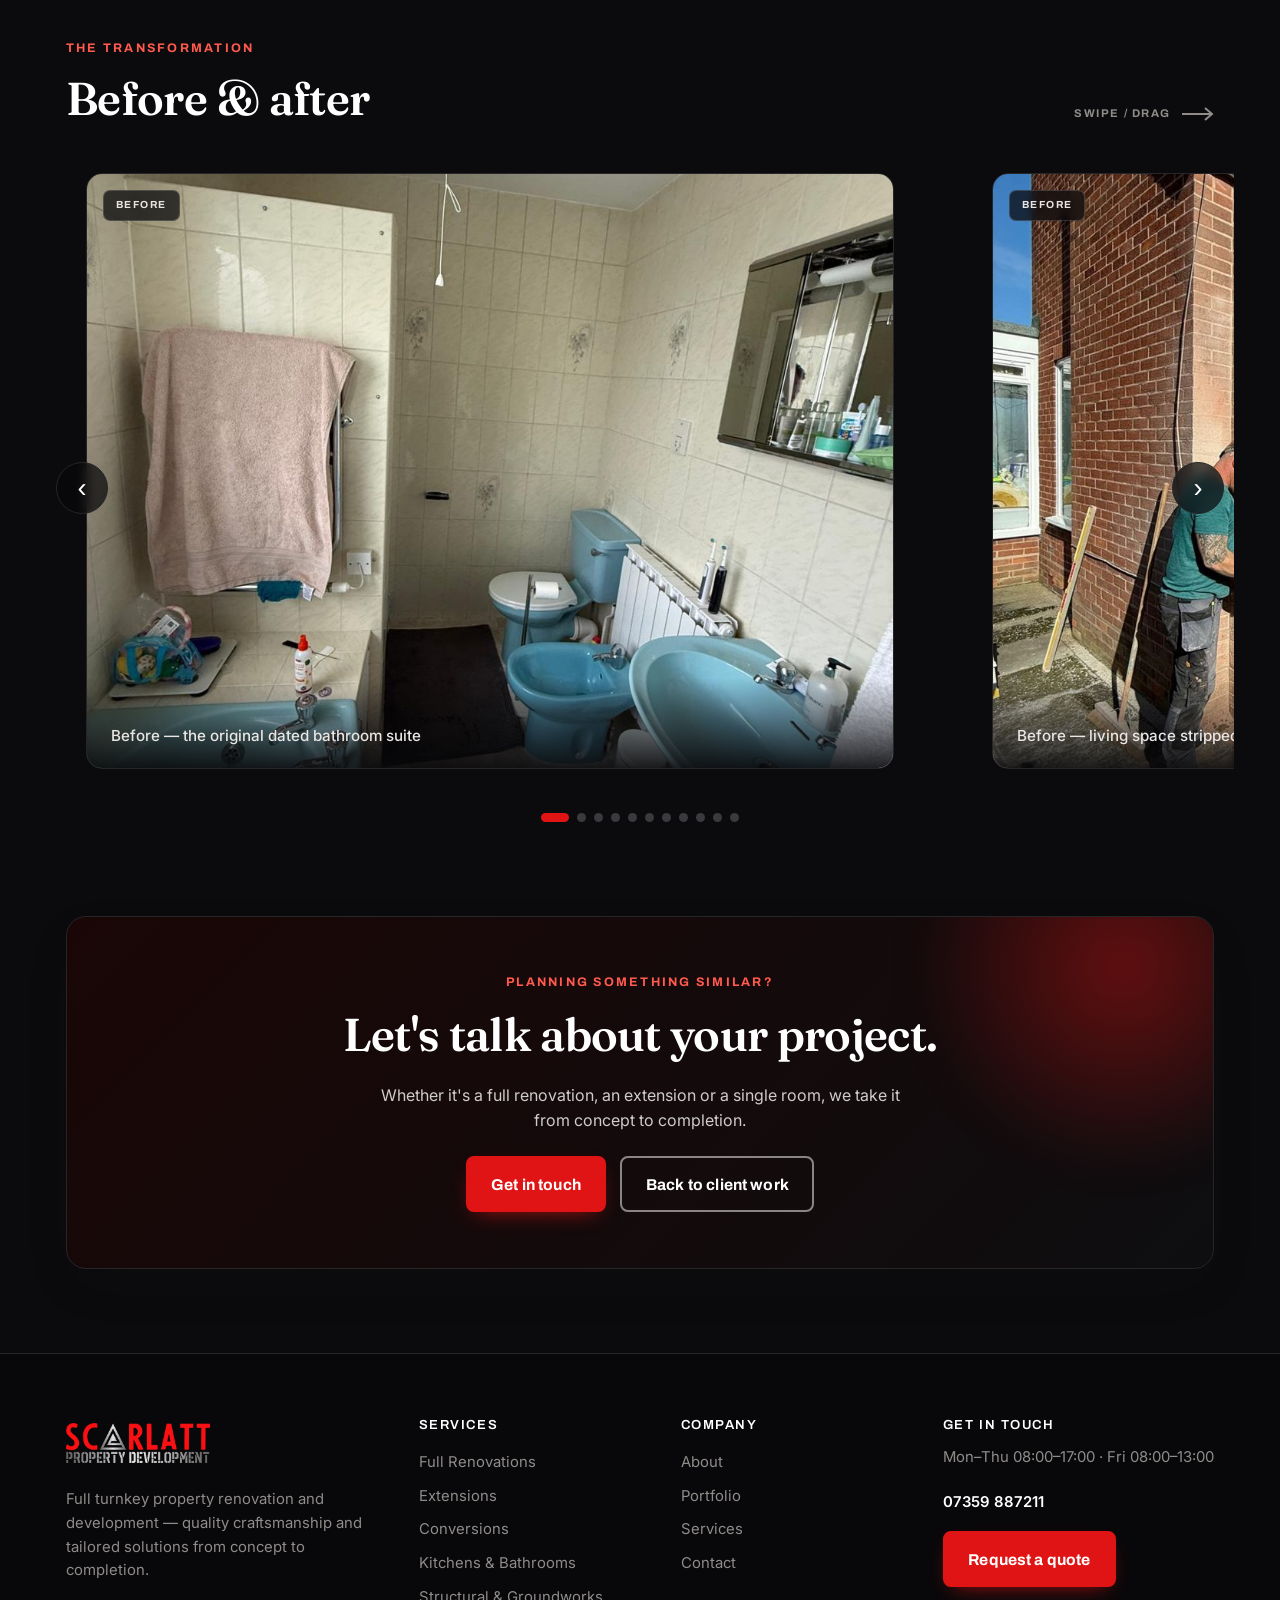
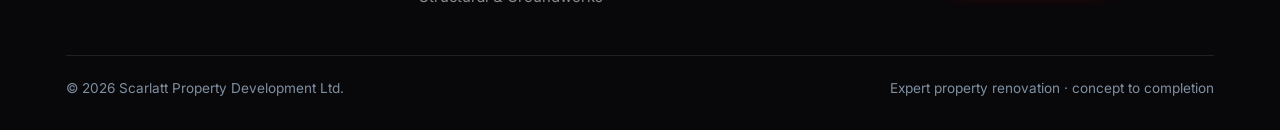
<file: sandbach-renovation.html>
<!doctype html><html lang="en"><head>
<meta charset="utf-8"><meta name="viewport" content="width=device-width,initial-scale=1">
<title>Sandbach Renovation — Scarlatt Property Development</title>
<meta name="description" content="Sandbach renovation — a full two-storey refurbishment and extension by Scarlatt Property Development, taken back to brick and rebuilt inside and out.">
<link rel="icon" href="assets/favicon.svg">
<link rel="preconnect" href="https://fonts.googleapis.com"><link rel="preconnect" href="https://fonts.gstatic.com" crossorigin>
<link href="https://fonts.googleapis.com/css2?family=Fraunces:opsz,wght@9..144,500;9..144,600;9..144,700&family=Inter:wght@400;500;600;700&family=Archivo:wght@600;700;800&family=Saira+Stencil+One&display=swap" rel="stylesheet">
<link rel="stylesheet" href="css/site.css">
</head><body>

<header class="site"><nav class="bar">
 <a class="brandlogo" href="index.html" aria-label="Scarlatt Property Development home"><img src="assets/logo.png" alt="Scarlatt Property Development"></a>
 <div class="nav-links">
   <a href="index.html">Home</a><a href="about.html">About</a><a href="services.html">Services</a><a href="portfolio.html" class="active">Portfolio</a><a href="contact.html">Contact</a>
 </div>
 <div class="nav-cta"><a class="btn btn-amber" href="contact.html">Get a quote</a></div>
 <button class="burger" data-mm-open aria-label="Menu"><span></span><span></span><span></span></button>
</nav></header>
<div class="mm-back" data-mm-close></div>
<aside class="mobile-menu"><button class="mm-close" data-mm-close aria-label="Close">&times;</button>
 <a href="index.html">Home</a><a href="about.html">About</a><a href="services.html">Services</a><a href="portfolio.html">Portfolio</a><a href="contact.html">Contact</a>
 <a class="btn btn-amber" href="contact.html">Get a quote</a>
</aside>

<!-- HERO -->
<section class="prop-hero" data-hero>
  <img class="bg on" src="assets/clients/sandbach/s09.jpg" alt="Sandbach renovation — the completed home">
  <img class="bg" src="assets/clients/sandbach/s10.jpg" alt="Sandbach renovation — refreshed front elevation">
  <img class="bg" src="assets/clients/sandbach/s11.jpg" alt="Sandbach renovation — new fully-tiled bathroom">
  <img class="bg" src="assets/clients/sandbach/s12.jpg" alt="Sandbach renovation — finished family bathroom">
  <button class="ph-arrow ph-prev" aria-label="Previous image">&#8249;</button>
  <button class="ph-arrow ph-next" aria-label="Next image">&#8250;</button>
  <span class="ph-count"><b>1</b> / 4</span>
  <div class="inner">
    <p class="crumb"><a href="index.html">Home</a> / <a href="portfolio.html">Portfolio</a> / <a href="client-work.html">Client Work</a> / Sandbach Renovation</p>
    <span class="status">Completed · Client Project</span>
    <h1>Sandbach Renovation</h1>
    <p class="sub">Sandbach · Full two-storey refurbishment &amp; extension</p>
  </div>
  <div class="scroll-cue"><svg viewBox="0 0 24 24" fill="none" stroke="currentColor" stroke-width="2"><path d="M6 9l6 6 6-6"/></svg></div>
</section>

<!-- OVERVIEW -->
<section class="p-overview">
  <div>
    <p class="eyebrow">Client Project · Sandbach</p>
    <h2>A full renovation and extension, inside and out.</h2>
    <div class="copy">
      <p>Our client's Sandbach home was a tired two-storey property that needed far more than a cosmetic refresh. We took the house back to brick internally — opening up dated, compartmented rooms and stripping out everything from the original bathrooms to the old fireplaces — to create a clean canvas we could rebuild around a better, more open layout.</p>
      <p>From there we managed every trade in-house. New groundworks and a rebuilt rear extension added space and light, structural openings reworked the flow between rooms, and a full first and second fix brought the house up to a modern standard throughout — all coordinated on a single contract, with one point of contact from the first day to the last.</p>
      <p>The finished home speaks for itself: two brand-new bathrooms, reconfigured living spaces, a completed extension and a refreshed façade. What began as a dark, dated property left our care as a warm, contemporary family home — delivered end to end, and finished to the standard we'd want in our own homes.</p>
    </div>
  </div>
  <aside class="p-aside">
    <h4>Project at a glance</h4>
    <ul>
      <li><span>Location</span><b>Sandbach, Cheshire</b></li>
      <li><span>Type</span><b>Full renovation</b></li>
      <li><span>Extension</span><b>Rear, two-storey</b></li>
      <li><span>Property</span><b>2-storey house</b></li>
      <li><span>Trades</span><b>Managed in-house</b></li>
      <li><span>Status</span><b>Completed</b></li>
    </ul>
    <a class="btn btn-amber" href="contact.html">Start your project</a>
  </aside>
</section>

<!-- CAROUSEL -->
<section class="car-sec">
  <div class="car-head">
    <div>
      <p class="eyebrow">The transformation</p>
      <h2>Before &amp; after</h2>
    </div>
    <span class="car-hint">Swipe / drag
      <svg viewBox="0 0 34 16" fill="none" stroke="currentColor" stroke-width="2"><path d="M2 8h30M25 2l7 6-7 6"/></svg>
    </span>
  </div>
  <div class="carousel" data-carousel>
    <div class="car-track">
      <figure class="car-slide"><span class="car-tag">Before</span><img loading="lazy" src="assets/clients/sandbach/s01.jpg" alt="Original dated bathroom"><figcaption>Before — the original dated bathroom suite</figcaption></figure>
      <figure class="car-slide"><span class="car-tag">Before</span><img loading="lazy" src="assets/clients/sandbach/s02.jpg" alt="Stripped-out fireplace and living space"><figcaption>Before — living space stripped back</figcaption></figure>
      <figure class="car-slide"><span class="car-tag">Before</span><img loading="lazy" src="assets/clients/sandbach/s03.jpg" alt="Room taken back to brick"><figcaption>Before — taken back to brick internally</figcaption></figure>
      <figure class="car-slide"><span class="car-tag during">During</span><img loading="lazy" src="assets/clients/sandbach/s04.jpg" alt="Extension groundworks"><figcaption>During — groundworks for the rear extension</figcaption></figure>
      <figure class="car-slide"><span class="car-tag during">During</span><img loading="lazy" src="assets/clients/sandbach/s05.jpg" alt="Extension brickwork"><figcaption>During — new extension brickwork going up</figcaption></figure>
      <figure class="car-slide"><span class="car-tag during">During</span><img loading="lazy" src="assets/clients/sandbach/s06.jpg" alt="Structural openings and blockwork"><figcaption>During — structural openings &amp; blockwork</figcaption></figure>
      <figure class="car-slide"><span class="car-tag during">During</span><img loading="lazy" src="assets/clients/sandbach/s07.jpg" alt="Extension under scaffolding"><figcaption>During — extension under scaffolding</figcaption></figure>
      <figure class="car-slide"><span class="car-tag after">After</span><img loading="lazy" src="assets/clients/sandbach/s11.jpg" alt="Finished marble bathroom"><figcaption>After — a brand-new fully-tiled bathroom</figcaption></figure>
      <figure class="car-slide"><span class="car-tag after">After</span><img loading="lazy" src="assets/clients/sandbach/s12.jpg" alt="Finished family bathroom"><figcaption>After — the finished family bathroom</figcaption></figure>
      <figure class="car-slide"><span class="car-tag after">After</span><img loading="lazy" src="assets/clients/sandbach/s10.jpg" alt="Finished front elevation"><figcaption>After — refreshed front elevation</figcaption></figure>
      <figure class="car-slide"><span class="car-tag after">After</span><img loading="lazy" src="assets/clients/sandbach/s09.jpg" alt="Finished exterior"><figcaption>After — the completed home</figcaption></figure>
    </div>
    <button class="car-btn car-prev" aria-label="Previous">&#8249;</button>
    <button class="car-btn car-next" aria-label="Next">&#8250;</button>
    <div class="car-dots" aria-hidden="true"></div>
  </div>
</section>

<!-- CTA -->
<section style="padding-top:14px"><div class="wrap"><div class="cta-band" data-reveal>
  <p class="eyebrow" style="color:var(--brand-l)">Planning something similar?</p>
  <h2>Let's talk about your project.</h2>
  <p>Whether it's a full renovation, an extension or a single room, we take it from concept to completion.</p>
  <a class="btn btn-amber" href="contact.html">Get in touch</a>
  <a class="btn btn-ghost" href="client-work.html" style="margin-left:10px">Back to client work</a>
</div></div></section>

<footer class="site"><div class="wrap">
 <div class="cols">
   <div class="fbrand"><a class="brandlogo" href="index.html" aria-label="Scarlatt Property Development home"><img src="assets/logo.png" alt="Scarlatt Property Development"></a>
     <p>Full turnkey property renovation and development — quality craftsmanship and tailored solutions from concept to completion.</p></div>
   <div><h4>Services</h4><a href="services.html#renovations">Full Renovations</a><a href="services.html#extensions">Extensions</a><a href="services.html#lofts">Conversions</a><a href="services.html#kitchens">Kitchens &amp; Bathrooms</a><a href="services.html#structural">Structural &amp; Groundworks</a></div>
   <div><h4>Company</h4><a href="about.html">About</a><a href="portfolio.html">Portfolio</a><a href="services.html">Services</a><a href="contact.html">Contact</a></div>
   <div><h4>Get in touch</h4><p>Mon–Thu 08:00–17:00 · Fri 08:00–13:00</p><a href="tel:07359887211" style="color:#fff;font-weight:600">07359 887211</a><a class="btn btn-amber" href="contact.html" style="margin-top:12px">Request a quote</a></div>
 </div>
 <div class="foot-bot"><span>&copy; 2026 Scarlatt Property Development Ltd.</span><span>Expert property renovation · concept to completion</span></div>
</div></footer>

<script src="js/site.js"></script>
<script>
(function(){
  var car=document.querySelector('[data-carousel]'); if(!car) return;
  var track=car.querySelector('.car-track');
  var slides=[].slice.call(track.querySelectorAll('.car-slide'));
  var dotsWrap=car.querySelector('.car-dots');
  var prev=car.querySelector('.car-prev'), next=car.querySelector('.car-next');
  slides.forEach(function(s,i){
    var b=document.createElement('button'); b.setAttribute('aria-label','Go to image '+(i+1));
    b.addEventListener('click',function(){ track.scrollTo({left:s.offsetLeft-(track.clientWidth-s.offsetWidth)/2,behavior:'smooth'}); });
    dotsWrap.appendChild(b);
  });
  var dots=[].slice.call(dotsWrap.children);
  function centerOf(s){ return s.offsetLeft-(track.clientWidth-s.offsetWidth)/2; }
  function curIdx(){ var c=track.scrollLeft+track.clientWidth/2,best=0,bd=Infinity; slides.forEach(function(s,i){var sc=s.offsetLeft+s.offsetWidth/2,d=Math.abs(sc-c); if(d<bd){bd=d;best=i;}}); return best; }
  function go(i){ i=Math.max(0,Math.min(slides.length-1,i)); track.scrollTo({left:centerOf(slides[i]),behavior:'smooth'}); }
  prev.addEventListener('click',function(){go(curIdx()-1);});
  next.addEventListener('click',function(){go(curIdx()+1);});
  if('IntersectionObserver' in window){
    var io=new IntersectionObserver(function(es){
      es.forEach(function(e){ if(e.isIntersecting){ var idx=slides.indexOf(e.target); dots.forEach(function(d,i){d.classList.toggle('on',i===idx);}); } });
    },{root:track,threshold:0.6});
    slides.forEach(function(s){io.observe(s);});
  } else { dots[0].classList.add('on'); }
  /* pointer drag on desktop */
  var down=false,sx=0,sl=0;
  track.addEventListener('pointerdown',function(e){down=true;sx=e.clientX;sl=track.scrollLeft;track.setPointerCapture(e.pointerId);});
  track.addEventListener('pointermove',function(e){if(down){track.scrollLeft=sl-(e.clientX-sx);}});
  track.addEventListener('pointerup',function(){down=false;});
  track.addEventListener('pointercancel',function(){down=false;});
})();
</script>
</body></html>
</file>
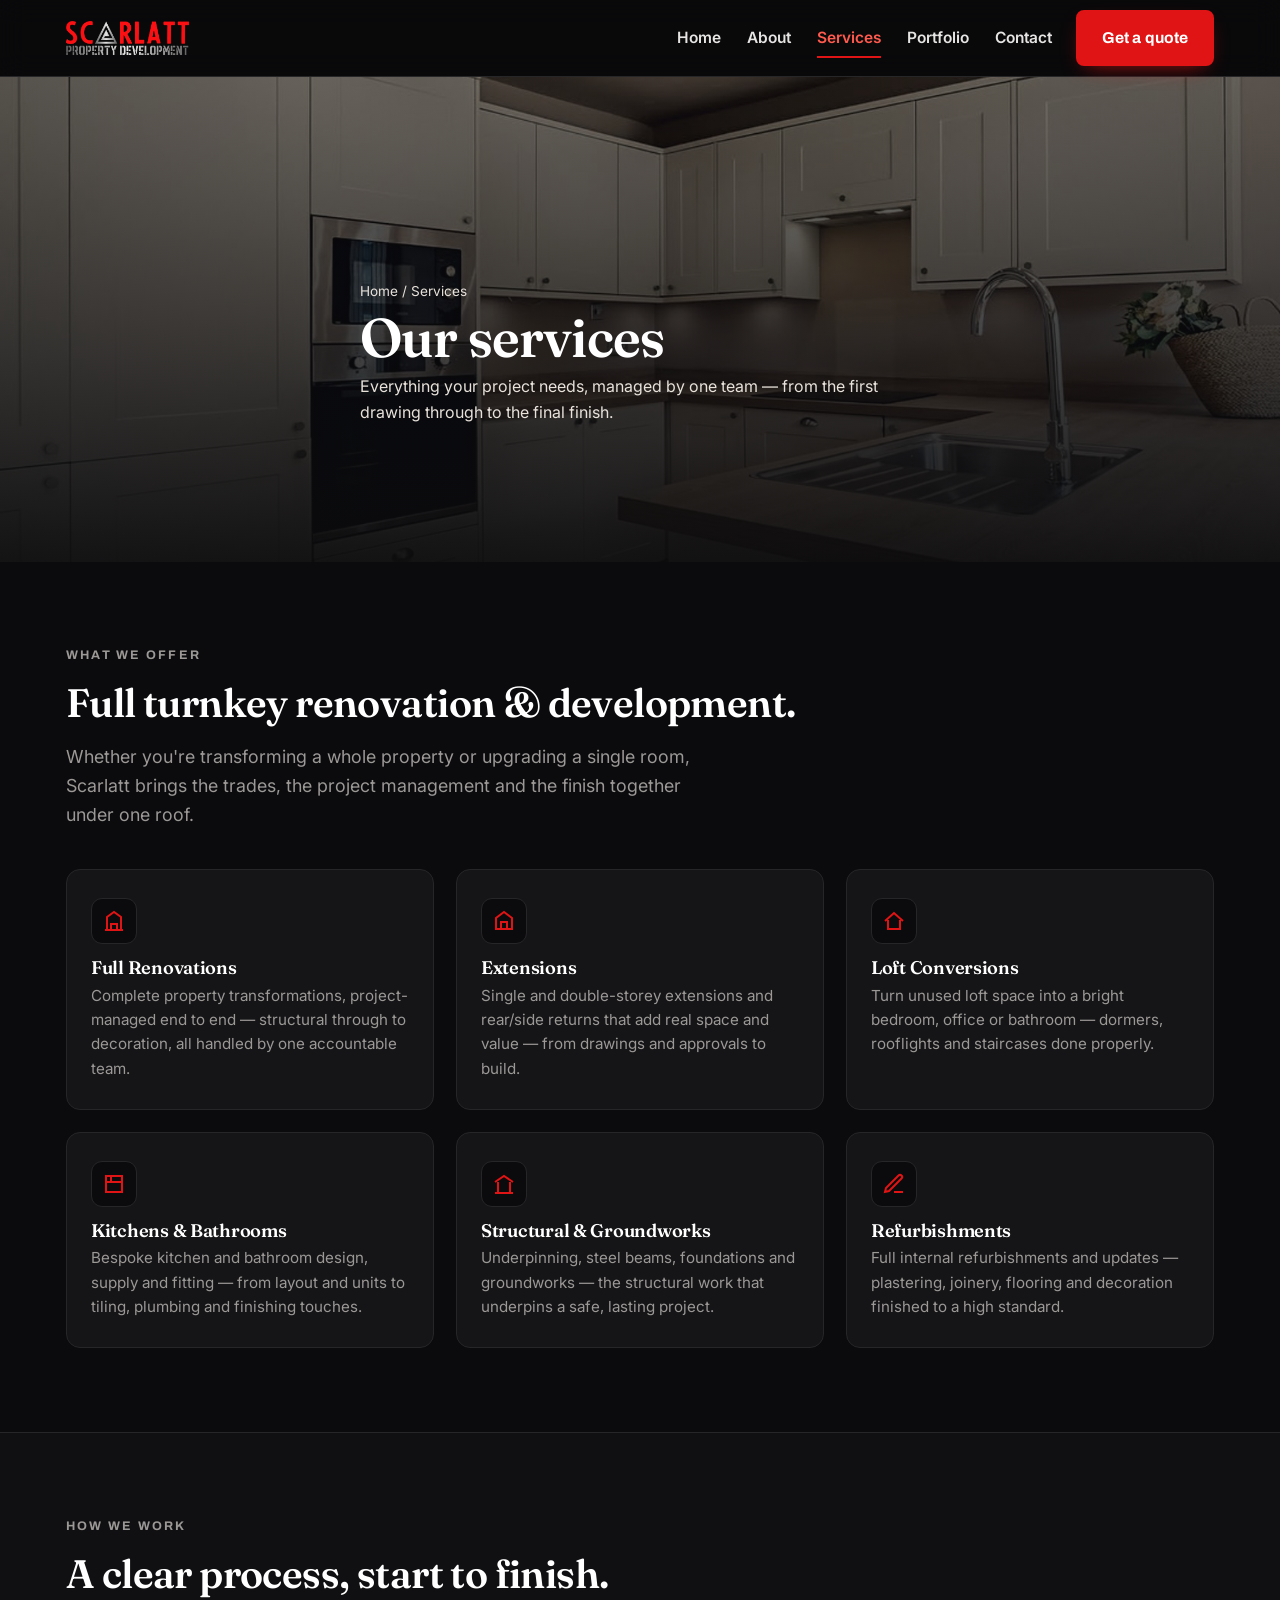
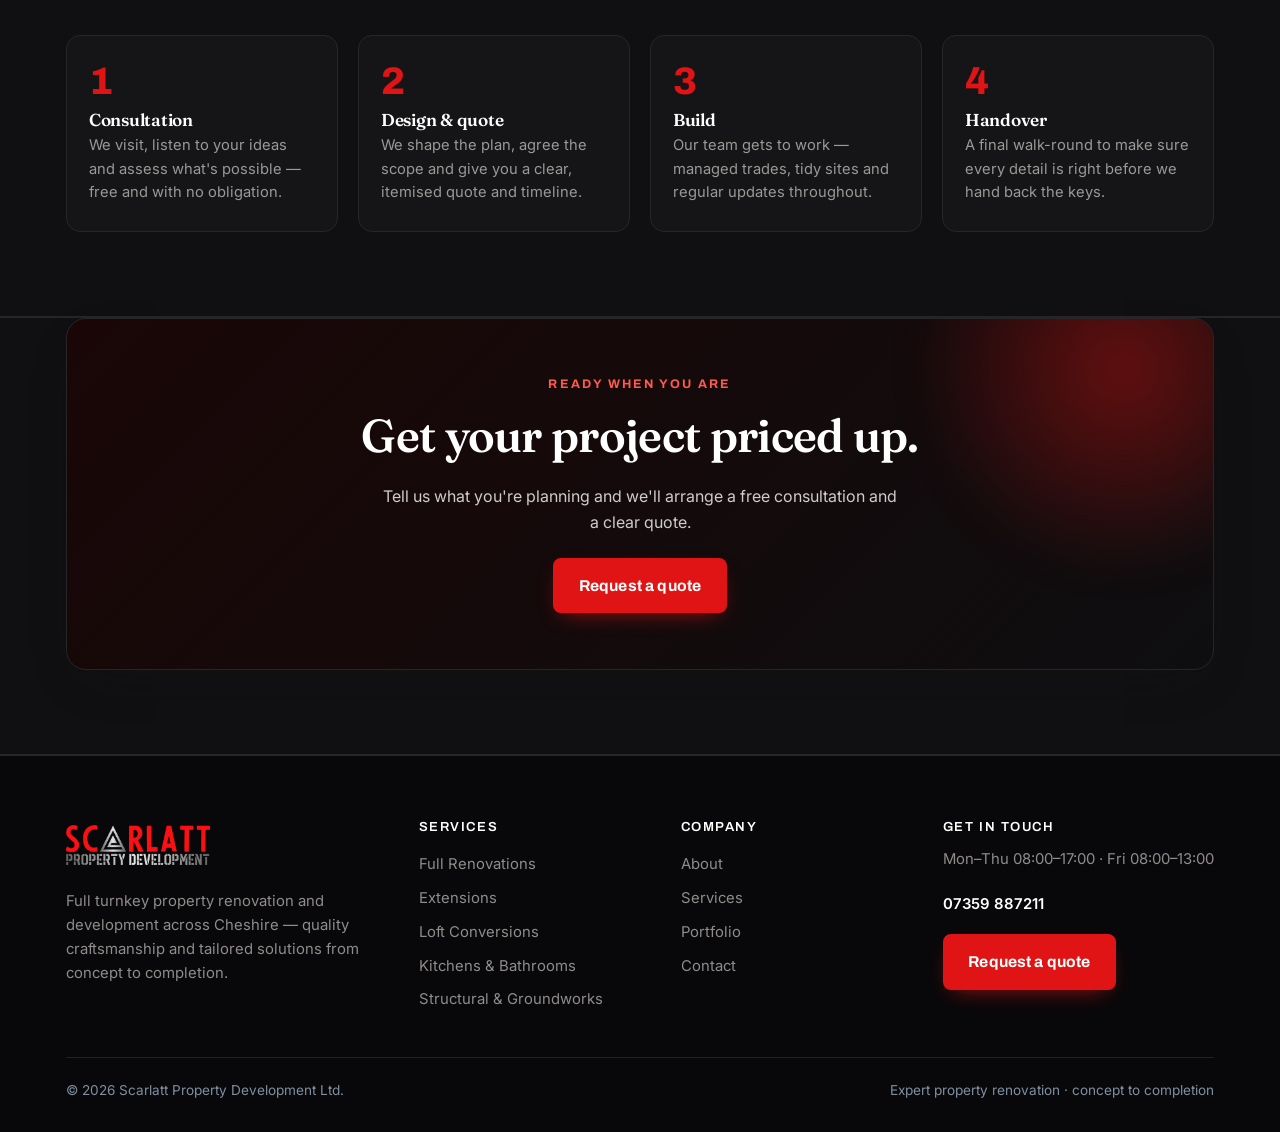
<file: services.html>
<!doctype html><html lang="en"><head>
<meta charset="utf-8"><meta name="viewport" content="width=device-width,initial-scale=1">
<title>Services — Renovations &amp; Extensions in Cheshire | Scarlatt</title>
<meta name="description" content="Full renovations, extensions, loft conversions, kitchens & bathrooms, structural works and refurbishments — Scarlatt Property Development, concept to completion. Serving Cheshire — Congleton, Sandbach, Alsager and nearby.">
<link rel="icon" href="assets/favicon.svg">
<link rel="preconnect" href="https://fonts.googleapis.com"><link rel="preconnect" href="https://fonts.gstatic.com" crossorigin>
<link href="https://fonts.googleapis.com/css2?family=Fraunces:opsz,wght@9..144,500;9..144,600;9..144,700&family=Inter:wght@400;500;600;700&family=Archivo:wght@600;700;800&family=Saira+Stencil+One&display=swap" rel="stylesheet">
<link rel="stylesheet" href="css/site.css">
</head><body>

<header class="site"><nav class="bar">
 <a class="brandlogo" href="index.html" aria-label="Scarlatt Property Development home"><img src="assets/logo.png" alt="Scarlatt Property Development"></a>
 <div class="nav-links"><a href="index.html">Home</a><a href="about.html">About</a><a href="services.html" class="active">Services</a><a href="portfolio.html">Portfolio</a><a href="contact.html">Contact</a></div>
 <div class="nav-cta"><a class="btn btn-amber" href="contact.html">Get a quote</a></div>
 <button class="burger" data-mm-open aria-label="Menu"><span></span><span></span><span></span></button>
</nav></header>
<div class="mm-back" data-mm-close></div>
<aside class="mobile-menu"><button class="mm-close" data-mm-close aria-label="Close">&times;</button>
 <a href="index.html">Home</a><a href="about.html">About</a><a href="services.html" class="active">Services</a><a href="portfolio.html">Portfolio</a><a href="contact.html">Contact</a><a class="btn btn-amber" href="contact.html">Get a quote</a>
</aside>

<section class="subhero"><img class="hero-bg" src="assets/hero.jpg" alt=""><div class="wrap">
 <p class="crumb"><a href="index.html">Home</a> / Services</p>
 <h1>Our services</h1>
 <p>Everything your project needs, managed by one team — from the first drawing through to the final finish.</p>
</div></section>

<section><div class="wrap">
 <div data-reveal class="sec-head"><p class="eyebrow">What we offer</p><h2>Full turnkey renovation &amp; development.</h2>
 <p class="lead-muted">Whether you're transforming a whole property or upgrading a single room, Scarlatt brings the trades, the project management and the finish together under one roof.</p></div>
 <div class="pillars">
   <div data-reveal class="pillar" id="renovations"><div class="ic"><svg viewBox="0 0 24 24" fill="none" stroke="currentColor" stroke-width="2"><path d="M3 21h18M5 21V8l7-5 7 5v13M9 21v-6h6v6"/></svg></div><h3>Full Renovations</h3><p>Complete property transformations, project-managed end to end — structural through to decoration, all handled by one accountable team.</p></div>
   <div data-reveal class="pillar" id="extensions"><div class="ic"><svg viewBox="0 0 24 24" fill="none" stroke="currentColor" stroke-width="2"><path d="M4 20V9l8-6 8 6v11H4z"/><path d="M9 20v-7h6v7"/></svg></div><h3>Extensions</h3><p>Single and double-storey extensions and rear/side returns that add real space and value — from drawings and approvals to build.</p></div>
   <div data-reveal class="pillar" id="lofts"><div class="ic"><svg viewBox="0 0 24 24" fill="none" stroke="currentColor" stroke-width="2"><path d="M3 12 12 4l9 8"/><path d="M6 11v9h12v-9"/></svg></div><h3>Loft Conversions</h3><p>Turn unused loft space into a bright bedroom, office or bathroom — dormers, rooflights and staircases done properly.</p></div>
   <div data-reveal class="pillar" id="kitchens"><div class="ic"><svg viewBox="0 0 24 24" fill="none" stroke="currentColor" stroke-width="2"><path d="M4 4h16v16H4z"/><path d="M4 10h16M9 4v6"/></svg></div><h3>Kitchens &amp; Bathrooms</h3><p>Bespoke kitchen and bathroom design, supply and fitting — from layout and units to tiling, plumbing and finishing touches.</p></div>
   <div data-reveal class="pillar" id="structural"><div class="ic"><svg viewBox="0 0 24 24" fill="none" stroke="currentColor" stroke-width="2"><path d="M3 21h18M6 21V10M18 21V10M3 10l9-6 9 6"/></svg></div><h3>Structural &amp; Groundworks</h3><p>Underpinning, steel beams, foundations and groundworks — the structural work that underpins a safe, lasting project.</p></div>
   <div data-reveal class="pillar" id="refurb"><div class="ic"><svg viewBox="0 0 24 24" fill="none" stroke="currentColor" stroke-width="2"><path d="M12 20h9"/><path d="M16.5 3.5a2.1 2.1 0 0 1 3 3L7 19l-4 1 1-4z"/></svg></div><h3>Refurbishments</h3><p>Full internal refurbishments and updates — plastering, joinery, flooring and decoration finished to a high standard.</p></div>
 </div>
</div></section>

<section class="band"><div class="wrap">
 <div data-reveal class="sec-head"><p class="eyebrow">How we work</p><h2>A clear process, start to finish.</h2></div>
 <div class="steps">
   <div data-reveal class="step"><h3>Consultation</h3><p>We visit, listen to your ideas and assess what's possible — free and with no obligation.</p></div>
   <div data-reveal class="step"><h3>Design &amp; quote</h3><p>We shape the plan, agree the scope and give you a clear, itemised quote and timeline.</p></div>
   <div data-reveal class="step"><h3>Build</h3><p>Our team gets to work — managed trades, tidy sites and regular updates throughout.</p></div>
   <div data-reveal class="step"><h3>Handover</h3><p>A final walk-round to make sure every detail is right before we hand back the keys.</p></div>
 </div>
</div></section>

<section class="band" style="padding-top:0"><div class="wrap"><div data-reveal class="cta-band">
 <p class="eyebrow" style="color:var(--brand-l)">Ready when you are</p>
 <h2>Get your project priced up.</h2>
 <p>Tell us what you're planning and we'll arrange a free consultation and a clear quote.</p>
 <a class="btn btn-amber" href="contact.html">Request a quote</a>
</div></div></section>

<footer class="site"><div class="wrap">
 <div class="cols">
   <div class="fbrand"><a class="brandlogo" href="index.html" aria-label="Scarlatt Property Development home"><img src="assets/logo.png" alt="Scarlatt Property Development"></a>
     <p>Full turnkey property renovation and development across Cheshire — quality craftsmanship and tailored solutions from concept to completion.</p></div>
   <div><h4>Services</h4><a href="services.html#renovations">Full Renovations</a><a href="services.html#extensions">Extensions</a><a href="services.html#lofts">Loft Conversions</a><a href="services.html#kitchens">Kitchens &amp; Bathrooms</a><a href="services.html#structural">Structural &amp; Groundworks</a></div>
   <div><h4>Company</h4><a href="about.html">About</a><a href="services.html">Services</a><a href="portfolio.html">Portfolio</a><a href="contact.html">Contact</a></div>
   <div><h4>Get in touch</h4><p>Mon–Thu 08:00–17:00 · Fri 08:00–13:00</p><a href="tel:07359887211" style="color:#fff;font-weight:600">07359 887211</a><a class="btn btn-amber" href="contact.html" style="margin-top:12px">Request a quote</a></div>
 </div>
 <div class="foot-bot"><span>&copy; 2026 Scarlatt Property Development Ltd.</span><span>Expert property renovation · concept to completion</span></div>
</div></footer>
<script src="js/site.js"></script>
</body></html>
</file>
<file: css/site.css>
:root{
  --ink:#191a1d; --navy:#26262b; --navy2:#151517; --steel:#8a3b34;
  --brand:#c5372e; --brand-d:#a12c24; --brand-l:#e8b0aa;
  --concrete:#f5f2ef; --line:#e6e0d9; --white:#fff; --text:#2a2622; --muted:#6f6862;
  --r:14px; --shadow:0 18px 46px -20px rgba(20,18,16,.4);
}
*{box-sizing:border-box}
html{scroll-behavior:smooth}
body{margin:0;font-family:'Inter',system-ui,sans-serif;color:var(--text);background:var(--white);line-height:1.6;-webkit-font-smoothing:antialiased}
h1,h2,h3,h4{font-family:'Fraunces','Georgia',serif;font-weight:600;line-height:1.06;letter-spacing:-.015em;color:var(--ink);margin:0 0 .5em}
h1{font-size:clamp(2.4rem,6vw,4.6rem)}
h2{font-size:clamp(1.9rem,3.6vw,3rem)}
h3{font-size:1.28rem}
p{margin:0 0 1rem}
a{color:inherit;text-decoration:none}
img{max-width:100%;display:block}
.wrap{max-width:1200px;margin:0 auto;padding:0 26px}
.eyebrow{font-family:'Archivo',sans-serif;text-transform:uppercase;letter-spacing:.18em;font-size:.78rem;font-weight:700;color:var(--brand-d)}
.btn{display:inline-flex;align-items:center;gap:.5em;font-family:'Archivo',sans-serif;font-weight:700;font-size:.98rem;padding:.85em 1.5em;border-radius:10px;border:2px solid transparent;cursor:pointer;transition:.18s;letter-spacing:.01em}
.btn-amber{background:var(--brand);color:#fff;border-color:var(--brand)}
.btn-amber:hover{background:var(--brand-d);border-color:var(--brand-d)}
.btn-navy{background:var(--navy);color:#fff;border-color:var(--navy)}
.btn-navy:hover{background:var(--navy2)}
.btn-ghost{background:transparent;color:#fff;border-color:rgba(255,255,255,.5)}
.btn-ghost:hover{border-color:#fff;background:rgba(255,255,255,.1)}
.btn-out{background:#fff;color:var(--navy);border-color:var(--line)}
.btn-out:hover{border-color:var(--navy)}
/* header */
header.site{position:sticky;top:0;z-index:100;background:rgba(255,255,255,.94);backdrop-filter:blur(10px);border-bottom:1px solid var(--line)}
nav.bar{display:flex;align-items:center;gap:24px;height:76px;max-width:1200px;margin:0 auto;padding:0 26px}
.brand{display:flex;align-items:center;gap:12px;color:var(--navy)}
.brand .badge{width:46px;height:46px;flex:0 0 auto;border-radius:11px;object-fit:cover;box-shadow:0 4px 14px -6px rgba(197,55,46,.55)}
.brand .fulllogo{width:158px;height:auto}
.wordmark{display:flex;flex-direction:column;line-height:1}
.wordmark b{font-family:'Archivo',sans-serif;font-weight:700;font-size:1.3rem;letter-spacing:.2em;color:var(--navy)}
.wordmark em{font-style:normal;font-size:.57rem;letter-spacing:.3em;color:var(--brand);font-weight:600;margin-top:4px}
.brand-light .fulllogo{width:170px}
.nav-links{display:flex;gap:26px;margin-left:auto;align-items:center}
.nav-links a{font-weight:600;font-size:.97rem;color:var(--ink);padding:6px 0;position:relative}
.nav-links a:hover{color:var(--brand-d)}
.nav-links a.active{color:var(--brand-d)}
.nav-cta{display:flex;align-items:center;gap:12px}
.basket-btn{position:relative;display:inline-flex;align-items:center;gap:7px;font-weight:700;font-family:'Archivo',sans-serif;color:var(--navy);border:2px solid var(--line);padding:.5em .9em;border-radius:10px;background:#fff;cursor:pointer}
.basket-btn:hover{border-color:var(--navy)}
.basket-count{background:var(--brand);color:var(--ink);border-radius:20px;font-size:.72rem;min-width:20px;height:20px;display:inline-flex;align-items:center;justify-content:center;padding:0 6px;font-weight:800}
.burger{display:none;margin-left:auto;flex-direction:column;gap:5px;background:none;border:0;cursor:pointer;padding:8px}
.burger span{width:26px;height:3px;background:var(--navy);border-radius:2px}
.mobile-menu{display:none}
/* hero */
.hero{position:relative;min-height:92vh;display:flex;align-items:flex-end;overflow:hidden;background:var(--ink)}
.hero video,.hero .heroposter,.hero .hero-bg{position:absolute;inset:0;width:100%;height:100%;object-fit:cover}
.hero::after{content:"";position:absolute;inset:0;background:linear-gradient(180deg,rgba(18,17,16,.62) 0%,rgba(18,17,16,.48) 42%,rgba(18,17,16,.9) 100%)}
.hero-inner{position:relative;z-index:2;width:100%;max-width:1200px;margin:0 auto;padding:0 26px 68px;color:#fff}
.hero h1{color:#fff;max-width:16ch}
.hero h1 .amber{color:var(--brand)}
.hero p.lead{font-size:1.22rem;max-width:52ch;color:#e8eef4;margin-bottom:1.6em}
.hero .cta-row{display:flex;gap:14px;flex-wrap:wrap}
/* centered (GIKF-style) hero */
.hero.centered{align-items:center;text-align:center}
.hero.centered .hero-inner{max-width:920px;padding:118px 26px 96px;display:flex;flex-direction:column;align-items:center}
.hero.centered h1{max-width:20ch}
.hero.centered p.lead{max-width:58ch}
.hero.centered .cta-row{justify-content:center}
.hero-logo{width:min(360px,66vw);height:auto;margin:0 auto 30px;filter:drop-shadow(0 10px 34px rgba(0,0,0,.45));animation:floatlogo 6s ease-in-out infinite}
@keyframes floatlogo{0%,100%{transform:translateY(0)}50%{transform:translateY(-7px)}}
/* hero manufacturer credit — exact GIKF arrow (#tb-arrow) + Caveat */
.hero-anno{position:absolute;z-index:4;top:23%;right:5%;display:flex;flex-direction:column;align-items:center;gap:6px;pointer-events:none}
.hero-anno .anno-wrap{position:relative}
.hero-anno .anno-logo{width:202px;display:block;margin-top:26px;filter:drop-shadow(0 4px 14px rgba(0,0,0,.55))}
.hero-anno .anno-arrow{position:absolute;color:#fff;width:150px;height:112px;left:-56px;top:-118px;transform:rotate(16deg)}
.hero-anno .hand{filter:url(#rough)}
.hero-anno .anno-text{font-family:'Caveat',cursive;color:#fff;font-size:38px;font-weight:700;line-height:.9;text-align:center;transform:rotate(-4deg);margin-top:6px}
@media(max-width:1180px){.hero-anno{display:none}}
/* hand-drawn gutter/downpipe edge decoration */
.edge-decor{position:fixed;inset:0;pointer-events:none;z-index:35}
.edge-decor .pipe{position:fixed;top:88px;bottom:0;width:46px;height:auto}
.edge-decor .pipe-l{left:8px}
.edge-decor .pipe-r{right:8px;transform:scaleX(-1)}
.edge-decor .gtop{position:fixed;left:0;right:0;top:74px;height:66px;width:100%}
@media(max-width:1240px){.edge-decor{display:none}}
.trust-strip{background:var(--navy2);color:#dbe6f0}
.trust-strip .wrap{display:flex;flex-wrap:wrap;gap:14px 40px;padding:16px 26px;justify-content:center;font-size:.92rem;font-weight:700}
.trust-strip b{color:#fff}
.trust-strip span{display:inline-flex;align-items:center;gap:9px}
.trust-strip .dot{color:var(--brand)}
/* sections */
section{padding:84px 0}
.sec-head{max-width:64ch}
.sec-head.center{margin:0 auto;text-align:center}
.lead-muted{color:var(--muted);font-size:1.12rem}
/* category grid */
.cat-grid{display:grid;grid-template-columns:repeat(3,1fr);gap:22px;margin-top:38px}
.cat-card{position:relative;border-radius:var(--r);overflow:hidden;background:var(--navy);min-height:290px;display:flex;align-items:flex-end;box-shadow:var(--shadow);color:#fff}
.cat-card img{position:absolute;inset:0;width:100%;height:100%;object-fit:cover;transition:.4s}
.cat-card::after{content:"";position:absolute;inset:0;background:linear-gradient(180deg,rgba(10,25,40,.05),rgba(10,25,40,.85))}
.cat-card:hover img{transform:scale(1.05)}
.cat-card .cc-body{position:relative;z-index:2;padding:24px}
.cat-card .badge{display:inline-block;background:var(--brand);color:var(--ink);font-family:'Archivo';font-weight:700;font-size:.68rem;letter-spacing:.08em;text-transform:uppercase;padding:4px 10px;border-radius:6px;margin-bottom:10px}
.cat-card h3{color:#fff;font-size:1.5rem;margin:0 0 4px}
.cat-card p{color:#dce6f0;font-size:.93rem;margin:0}
.cat-card .go{margin-top:12px;font-family:'Archivo';font-weight:700;color:var(--brand);font-size:.9rem}
/* product listing */
.cat-block{margin-top:56px}
.cat-block .cat-title{display:flex;align-items:baseline;gap:14px;flex-wrap:wrap;border-bottom:2px solid var(--line);padding-bottom:14px;margin-bottom:28px}
.cat-block .cat-title h2{margin:0;font-size:1.9rem}
.cat-block .cat-title .sup{font-family:'Archivo';font-weight:700;font-size:.75rem;letter-spacing:.06em;text-transform:uppercase;color:#fff;background:var(--steel);padding:4px 10px;border-radius:6px}
.prod-grid{display:grid;grid-template-columns:repeat(4,1fr);gap:20px}
.prod{background:#fff;border:1px solid var(--line);border-radius:var(--r);overflow:hidden;display:flex;flex-direction:column;transition:.18s}
.prod:hover{box-shadow:var(--shadow);transform:translateY(-3px);border-color:#cfd9e4}
.prod .ph{aspect-ratio:1/1;background:#f6f8fa;display:flex;align-items:center;justify-content:center;padding:16px;border-bottom:1px solid var(--line)}
.prod .ph img{max-height:100%;object-fit:contain;mix-blend-mode:multiply}
.prod .pb{padding:15px 16px 17px;display:flex;flex-direction:column;flex:1}
.prod .pbrand{font-size:.68rem;font-weight:700;letter-spacing:.08em;text-transform:uppercase;color:var(--brand-d);font-family:'Archivo'}
.prod h3{font-size:1.02rem;margin:3px 0 7px;line-height:1.2}
.prod .desc{font-size:.85rem;color:var(--muted);margin:0 0 12px;flex:1}
.prod .swatches{display:flex;gap:5px;margin-bottom:6px;flex-wrap:wrap}
.sw{width:15px;height:15px;border-radius:50%;border:1px solid rgba(0,0,0,.15)}
.prod .meta{font-size:.76rem;color:var(--muted);margin-bottom:12px}
.prod .add{margin-top:auto;width:100%;justify-content:center}
/* alt band */
.band{background:var(--concrete)}
.split{display:grid;grid-template-columns:1.05fr 1fr;gap:54px;align-items:center}
.split img{border-radius:var(--r);box-shadow:var(--shadow);width:100%;object-fit:cover;aspect-ratio:4/3}
.pillars{display:grid;grid-template-columns:repeat(3,1fr);gap:22px;margin-top:40px}
.pillar{background:#fff;border:1px solid var(--line);border-radius:var(--r);padding:28px 24px}
.pillar .ic{width:46px;height:46px;border-radius:11px;background:var(--navy);color:var(--brand);display:flex;align-items:center;justify-content:center;margin-bottom:14px}
.pillar .ic svg{width:24px;height:24px}
.pillar h3{margin:0 0 6px;font-size:1.14rem}
.pillar p{margin:0;color:var(--muted);font-size:.95rem}
/* steps */
.steps{display:grid;grid-template-columns:repeat(4,1fr);gap:20px;margin-top:40px;counter-reset:s}
.step{background:#fff;border:1px solid var(--line);border-radius:var(--r);padding:26px 22px;position:relative}
.step::before{counter-increment:s;content:counter(s);font-family:'Archivo';font-weight:800;font-size:2.4rem;color:var(--brand);line-height:1;display:block;margin-bottom:10px}
.step h3{font-size:1.08rem;margin:0 0 5px}
.step p{margin:0;color:var(--muted);font-size:.92rem}
/* CTA */
.cta-band{background:var(--navy);color:#fff;border-radius:20px;padding:56px;text-align:center;box-shadow:var(--shadow)}
.cta-band h2{color:#fff}
.cta-band p{color:#cfe0ef;max-width:52ch;margin:0 auto 1.4em}
/* footer */
footer.site{background:var(--ink);color:#aebccb;padding:64px 0 30px;font-size:.93rem}
footer .cols{display:grid;grid-template-columns:1.4fr 1fr 1fr 1.2fr;gap:36px}
footer .brand .wordmark b{color:#fff}
footer h4{color:#fff;font-size:.82rem;text-transform:uppercase;letter-spacing:.12em;margin:0 0 14px;font-family:'Archivo'}
footer a{display:block;color:#aebccb;padding:5px 0}
footer a:hover{color:var(--brand)}
footer .fbrand p{margin:14px 0 0;max-width:34ch}
footer .foot-bot{border-top:1px solid rgba(255,255,255,.1);margin-top:40px;padding-top:22px;display:flex;justify-content:space-between;gap:16px;flex-wrap:wrap;font-size:.85rem;color:#7f8fa0}
/* quote / basket */
.q-grid{display:grid;grid-template-columns:1.3fr 1fr;gap:44px;align-items:start}
.basket-list{display:flex;flex-direction:column;gap:12px}
.bitem{display:flex;gap:14px;align-items:center;background:#fff;border:1px solid var(--line);border-radius:12px;padding:12px 14px}
.bitem img{width:64px;height:64px;object-fit:contain;background:#f6f8fa;border-radius:8px;padding:5px}
.bitem .bi-main{flex:1}
.bitem .bi-main h4{margin:0 0 2px;font-size:1rem}
.bitem .bi-opt{font-size:.8rem;color:var(--muted)}
.qty{display:flex;align-items:center;gap:8px}
.qty button{width:28px;height:28px;border:1px solid var(--line);background:#fff;border-radius:7px;font-weight:700;cursor:pointer}
.rm{background:none;border:0;color:#b23b3b;cursor:pointer;font-size:.82rem;font-weight:600}
.empty{color:var(--muted);padding:30px;text-align:center;border:2px dashed var(--line);border-radius:12px}
.form-card{background:#fff;border:1px solid var(--line);border-radius:var(--r);padding:26px;box-shadow:var(--shadow)}
.form-card label{display:block;font-weight:600;font-size:.85rem;margin:12px 0 5px}
.form-card input,.form-card textarea{width:100%;padding:11px 13px;border:1px solid var(--line);border-radius:9px;font:inherit;font-size:.95rem}
.form-card input:focus,.form-card textarea:focus{outline:0;border-color:var(--navy)}
.form-note{font-size:.8rem;color:var(--muted);margin-top:12px}
/* toast */
.toast{position:fixed;bottom:24px;left:50%;transform:translateX(-50%) translateY(140%);background:var(--navy);color:#fff;padding:14px 22px;border-radius:12px;font-weight:600;z-index:400;box-shadow:var(--shadow);transition:.3s}
.toast.on{transform:translateX(-50%) translateY(0)}
/* basket drawer */
.bk-back{position:fixed;inset:0;background:rgba(8,18,30,.5);z-index:210;opacity:0;pointer-events:none;transition:.28s}
.bk-on .bk-back{opacity:1;pointer-events:auto}
.basket-drawer{position:fixed;top:0;right:0;height:100%;width:min(92vw,400px);background:#fff;z-index:220;transform:translateX(105%);transition:.3s;display:flex;flex-direction:column;box-shadow:-24px 0 60px -24px rgba(8,18,30,.5)}
.bk-on .basket-drawer{transform:none}
.bk-head{display:flex;align-items:center;justify-content:space-between;padding:20px 22px;border-bottom:1px solid var(--line)}
.bk-head h3{margin:0}
.bk-x{background:none;border:0;font-size:1.7rem;line-height:1;cursor:pointer;color:var(--muted)}
.bk-items{flex:1;overflow:auto;padding:14px 18px;display:flex;flex-direction:column;gap:12px}
.bk-row{display:flex;gap:12px;align-items:center;border:1px solid var(--line);border-radius:12px;padding:10px}
.bk-row img{width:56px;height:56px;object-fit:contain;background:#f6f8fa;border-radius:8px;padding:4px;flex:0 0 auto}
.bk-row .bk-m{flex:1;min-width:0}
.bk-row .bk-m h4{margin:0 0 2px;font-size:.92rem;line-height:1.15}
.bk-row .bk-opt{font-size:.76rem;color:var(--muted)}
.bk-foot{border-top:1px solid var(--line);padding:16px 18px;display:flex;flex-direction:column;gap:10px}
.bk-count-row{font-weight:700;color:var(--ink)}
.bk-cont{background:none;border:0;color:var(--muted);font-weight:600;cursor:pointer;font-size:.88rem}
.bk-empty{color:var(--muted);text-align:center;padding:40px 10px}
/* stepper / quote */
.stepper{display:flex;gap:8px;margin:26px 0 34px;flex-wrap:wrap}
.stepper .st{display:flex;align-items:center;gap:9px;font-weight:700;font-family:'Archivo';color:var(--muted);font-size:.92rem}
.stepper .st .n{width:26px;height:26px;border-radius:50%;border:2px solid var(--line);display:flex;align-items:center;justify-content:center;font-size:.82rem}
.stepper .st.on{color:var(--brand-d)}
.stepper .st.on .n{border-color:var(--brand);background:var(--brand);color:#fff}
.stepper .st.done .n{border-color:var(--brand);color:var(--brand)}
.stepper .sep{flex:1;height:2px;background:var(--line);align-self:center;min-width:14px;max-width:52px}
.qstep{display:none}.qstep.on{display:block;animation:fade .3s}
@keyframes fade{from{opacity:0;transform:translateY(6px)}to{opacity:1}}
.field-grid{display:grid;grid-template-columns:1fr 1fr;gap:14px 16px}
.field-grid .full{grid-column:1/-1}
.qform label{display:block;font-weight:600;font-size:.85rem;margin:0 0 5px;color:var(--ink)}
.qform .req{color:var(--brand-d)}
.qform input,.qform textarea,.qform select{width:100%;padding:11px 13px;border:1px solid var(--line);border-radius:9px;font:inherit;font-size:.95rem;background:#fff}
.qform input:focus,.qform textarea:focus,.qform select:focus{outline:0;border-color:var(--brand)}
.qform .err{border-color:#c0392b}
.step-actions{display:flex;justify-content:space-between;gap:12px;margin-top:26px}
.review-box{background:var(--concrete);border:1px solid var(--line);border-radius:var(--r);padding:22px;margin-bottom:18px}
.review-box h4{margin:0 0 12px;font-size:.82rem;text-transform:uppercase;letter-spacing:.1em;color:var(--steel);font-family:'Archivo'}
.rev-line{display:flex;justify-content:space-between;gap:16px;padding:6px 0;border-bottom:1px dashed var(--line);font-size:.94rem}
.rev-line:last-child{border-bottom:0}
.rev-line .k{color:var(--muted)}
.rev-line .v{font-weight:600;text-align:right}
.done-card{text-align:center;padding:40px 20px;border:1px solid var(--line);border-radius:var(--r);background:#fff;box-shadow:var(--shadow)}
.done-card .tick{width:64px;height:64px;border-radius:50%;background:var(--brand);color:#fff;display:flex;align-items:center;justify-content:center;margin:0 auto 18px}
@media(max-width:600px){.field-grid{grid-template-columns:1fr}}
/* responsive */
@media(max-width:1000px){
 .cat-grid,.pillars,.steps{grid-template-columns:repeat(2,1fr)}
 .prod-grid{grid-template-columns:repeat(3,1fr)}
 .split,.q-grid{grid-template-columns:1fr;gap:30px}
 footer .cols{grid-template-columns:1fr 1fr}
}
@media(max-width:820px){
 .nav-links,.nav-cta .btn{display:none}
 .burger{display:flex}
 .nav-cta{margin-left:0}
 nav.bar{gap:12px}
 .prod-grid{grid-template-columns:repeat(2,1fr)}
 section{padding:60px 0}
 .cta-band{padding:38px 24px}
 .mobile-menu{display:block;position:fixed;inset:0 0 0 auto;width:min(84vw,340px);background:var(--bg);border-left:1px solid var(--line);z-index:200;transform:translateX(105%);transition:.28s;padding:26px;box-shadow:-20px 0 50px -20px rgba(0,0,0,.7);overflow:auto}
 .mm-on .mobile-menu{transform:none}
 .mm-back{position:fixed;inset:0;background:rgba(8,18,30,.5);z-index:150;opacity:0;pointer-events:none;transition:.28s}
 .mm-on .mm-back{opacity:1;pointer-events:auto}
 .mobile-menu a{display:block;font-family:'Archivo';font-weight:700;font-size:1.15rem;padding:14px 0;border-bottom:1px solid var(--line);color:var(--ink)}
 .mobile-menu a.btn{display:flex;align-items:center;justify-content:center;text-align:center;margin-top:18px;width:100%;border-bottom:0}
 .mm-close{background:none;border:0;font-size:1.6rem;cursor:pointer;float:right;color:var(--muted)}
}
@media(max-width:820px){
 .hero{min-height:auto}
 .hero.centered .hero-inner{padding:100px 22px 72px}
 .hero-logo{width:min(280px,62vw);margin-bottom:22px}
 .hero.centered h1{font-size:clamp(2.1rem,8vw,3rem)}
 .hero.centered p.lead{font-size:1.05rem}
}
@media(max-width:520px){
 .cat-grid,.pillars,.steps,footer .cols{grid-template-columns:1fr}
 .prod-grid{grid-template-columns:1fr 1fr;gap:12px}
 .hero.centered .hero-inner{padding:88px 18px 60px}
}

/* ===== Scarlatt brand layer ===== */
.brand .mark{display:inline-flex;align-items:center;justify-content:center;width:46px;height:46px;background:var(--brand);color:#fff;font-family:'Fraunces',serif;font-weight:600;font-size:1.5rem;border-radius:11px;box-shadow:0 4px 14px -6px rgba(197,55,46,.55);flex:0 0 auto}
.wordmark b{font-family:'Fraunces',serif;font-weight:600;font-size:1.32rem;letter-spacing:.16em;color:var(--ink)}
.wordmark em{font-style:normal;font-size:.54rem;letter-spacing:.34em;color:var(--brand);font-weight:600;margin-top:5px}
footer .wordmark b{color:#fff}
.hero h1 .accent,.hero h1 .amber{color:var(--brand-l)}
.eyebrow{color:var(--brand)}
/* centered hero logo (text lockup) */
.hero-logo-wrap{display:flex;flex-direction:column;align-items:center;gap:10px;margin-bottom:26px}
.hero-mark{display:inline-flex;align-items:center;justify-content:center;width:78px;height:78px;background:var(--brand);color:#fff;font-family:'Fraunces',serif;font-weight:600;font-size:2.7rem;border-radius:18px;box-shadow:0 12px 34px rgba(0,0,0,.45)}
.hero-word{font-family:'Fraunces',serif;font-weight:600;font-size:clamp(1.9rem,5vw,3rem);letter-spacing:.14em;color:#fff;line-height:1}
.hero-sub{font-family:'Inter',sans-serif;font-weight:600;letter-spacing:.4em;font-size:.72rem;color:var(--brand-l);text-transform:uppercase;padding-left:.4em}
/* inner page sub-hero */
.subhero{position:relative;min-height:44vh;display:flex;align-items:flex-end;overflow:hidden;background:var(--ink)}
.subhero .hero-bg{position:absolute;inset:0;width:100%;height:100%;object-fit:cover}
.subhero::after{content:"";position:absolute;inset:0;background:linear-gradient(180deg,rgba(18,17,16,.55),rgba(18,17,16,.9))}
.subhero .wrap{position:relative;z-index:2;padding-top:120px;padding-bottom:52px;color:#fff}
.subhero h1{color:#fff;font-size:clamp(2rem,4.6vw,3.4rem);margin:6px 0 8px}
.subhero p{color:#e8e2db;max-width:56ch;margin:0}
.crumb{font-size:.85rem;color:#cbbfb6}
.crumb a:hover{color:var(--brand-l)}
/* contact */
.contact-grid{display:grid;grid-template-columns:1fr 1.1fr;gap:44px;align-items:start}
@media(max-width:900px){.contact-grid{grid-template-columns:1fr;gap:30px}}
.info-card{background:var(--concrete);border:1px solid var(--line);border-radius:var(--r);padding:28px}
.info-row{display:flex;gap:13px;align-items:flex-start;padding:13px 0;border-bottom:1px solid var(--line)}
.info-row:last-child{border-bottom:0}
.info-row svg{width:21px;height:21px;color:var(--brand);flex:0 0 auto;margin-top:3px}
.info-row .lab{font-size:.72rem;letter-spacing:.1em;text-transform:uppercase;color:var(--muted);font-family:'Inter'}
.info-row .val{font-weight:600;color:var(--ink)}
.soc-row{display:flex;gap:10px;margin-top:18px}
.soc-row a{width:42px;height:42px;border-radius:11px;background:var(--ink);color:#fff;display:flex;align-items:center;justify-content:center}
.soc-row a:hover{background:var(--brand)}
.soc-row svg{width:19px;height:19px}
#form-status{margin-top:10px;font-size:.92rem;min-height:1.2rem}
#form-status.ok{color:#1a7a4c}#form-status.err{color:#b4462b}

.cat-card .badge{color:#fff;background:var(--brand)}

/* ============================================================
   BLACK + RED DARK THEME  (overrides — premium restyle)
   ============================================================ */
:root{
  --ink:#ffffff; --brand:#e01414; --brand-d:#b20d0d; --brand-l:#ff5a4d;
  --bg:#0b0b0d; --surface:#151517; --surface2:#101012; --line:#262629;
  --text:#d9d7d5; --muted:#9b9896; --concrete:#101012;
}
body{background:var(--bg);color:var(--text)}
h1,h2,h3,h4{color:#fff}
.lead-muted{color:var(--muted)}
/* header */
header.site{background:rgba(9,9,11,.72);border-bottom:1px solid var(--line);backdrop-filter:blur(14px) saturate(1.2)}
.brand{color:#fff}
.nav-links a{color:#e7e5e3}
.nav-links a:hover,.nav-links a.active{color:var(--brand-l)}
.nav-links a::after{content:"";position:absolute;left:0;right:100%;bottom:-2px;height:2px;background:var(--brand);transition:right .28s ease}
.nav-links a:hover::after,.nav-links a.active::after{right:0}
.burger span{background:#fff}
/* buttons */
.btn{border-radius:8px}
.btn-amber{background:var(--brand);border-color:var(--brand);box-shadow:0 8px 22px -10px rgba(224,20,20,.8)}
.btn-amber:hover{background:var(--brand-d);border-color:var(--brand-d);transform:translateY(-2px)}
.btn-navy{background:#fff;color:#0b0b0d;border-color:#fff}
.btn-navy:hover{background:#e6e6e6;border-color:#e6e6e6;transform:translateY(-2px)}
.btn-out{background:transparent;color:#fff;border-color:var(--line)}
.btn-out:hover{border-color:var(--brand);color:var(--brand-l)}
/* sections + bands */
.band{background:var(--surface2);border-top:1px solid var(--line);border-bottom:1px solid var(--line)}
.eyebrow{color:var(--brand-l)}
/* hero */
.hero::after{background:radial-gradient(120% 90% at 50% 20%,rgba(11,11,13,.35),rgba(11,11,13,.72) 60%,rgba(11,11,13,.95)),linear-gradient(180deg,rgba(11,11,13,.5),rgba(11,11,13,.4) 40%,rgba(11,11,13,.96))}
.hero .hero-bg{animation:kenburns 18s ease-out infinite alternate}
@keyframes kenburns{from{transform:scale(1.03)}to{transform:scale(1.14)}}
.hero h1 .accent,.hero h1 .amber{color:var(--brand-l)}
/* subhero */
.subhero::after{background:linear-gradient(180deg,rgba(11,11,13,.55),rgba(11,11,13,.95))}
.subhero .hero-bg{animation:kenburns 20s ease-out infinite alternate}
.crumb{color:#b9b6b4}
/* cat cards */
.cat-card{background:var(--surface);box-shadow:0 20px 50px -24px #000}
.cat-card::after{background:linear-gradient(180deg,rgba(11,11,13,.15),rgba(11,11,13,.9))}
.cat-card:hover{box-shadow:0 26px 60px -22px rgba(224,20,20,.35)}
.cat-card .go{color:var(--brand-l)}
/* pillars / steps / forms / info */
.pillar,.step,.form-card,.info-card{background:var(--surface);border-color:var(--line)}
.pillar,.step{transition:transform .3s ease,border-color .3s ease,box-shadow .3s ease}
.pillar:hover,.step:hover{transform:translateY(-6px);border-color:var(--brand);box-shadow:0 22px 46px -26px rgba(224,20,20,.5)}
.pillar .ic{background:#0b0b0d;color:var(--brand);border:1px solid var(--line)}
.pillar p,.step p{color:var(--muted)}
.step::before{color:var(--brand)}
.form-card input,.form-card textarea,.qform input,.qform textarea{background:#0b0b0d;border-color:var(--line);color:#fff}
.form-card input:focus,.form-card textarea:focus{border-color:var(--brand)}
.info-row{border-color:var(--line)} .info-row .val{color:#fff} .info-row .val a:hover{color:var(--brand-l)}
.info-row svg{color:var(--brand)} .info-row .lab{color:var(--muted)}
.soc-row a{background:#0b0b0d;border:1px solid var(--line)} .soc-row a:hover{background:var(--brand);border-color:var(--brand)}
.form-note,.sec-head p{color:var(--muted)}
/* trust strip → red hairline on black */
.trust-strip{background:#08080a;border-top:1px solid var(--line);border-bottom:1px solid var(--line);color:#fff}
.trust-strip b{color:#fff;font-weight:700} .trust-strip .dot{color:var(--brand)}
/* cta band → red gradient glow */
.cta-band{background:linear-gradient(135deg,#1a0606,#0e0e10);border:1px solid var(--line);position:relative;overflow:hidden}
.cta-band::before{content:"";position:absolute;width:420px;height:420px;right:-120px;top:-160px;background:radial-gradient(circle,rgba(224,20,20,.4),transparent 70%);filter:blur(20px)}
.cta-band>*{position:relative;z-index:1}
.cta-band p{color:#cfcccb}
/* footer */
footer.site{background:#08080a;color:#8f8c8a;border-top:1px solid var(--line)}
footer .wordmark b{color:#fff} footer a{color:#8f8c8a} footer a:hover{color:var(--brand-l)}
.foot-bot{border-color:var(--line);color:#6f6c6a}
.split img{box-shadow:0 26px 60px -28px #000}

/* ===== SCARLATT logo lockup (SVG-free text + triangle) ===== */
.logo{display:flex;flex-direction:column;line-height:1}
.logo-word{font-family:'Archivo',sans-serif;font-weight:800;letter-spacing:.04em;color:var(--brand);display:inline-flex;align-items:center}
.logo-word .tri{display:inline-flex;align-items:center;justify-content:center;margin:0 .02em}
.logo-word .tri svg{height:.92em;width:auto;display:block}
.logo-sub{font-family:'Saira Stencil One','Archivo',sans-serif;color:#c9c7c5;letter-spacing:.22em;font-weight:400}
/* nav logo size */
nav.bar .logo-word{font-size:1.5rem} nav.bar .logo-sub{font-size:.5rem;margin-top:3px}
footer .logo-word{font-size:1.4rem;color:var(--brand)} footer .logo-sub{font-size:.46rem;margin-top:3px}
/* hero logo size */
.hero-logo-lock{display:flex;flex-direction:column;align-items:center;line-height:1;margin-bottom:26px;filter:drop-shadow(0 12px 30px rgba(0,0,0,.6));animation:floatlogo 6s ease-in-out infinite}
.hero-logo-lock .logo-word{font-size:clamp(2.6rem,8vw,5rem)}
.hero-logo-lock .logo-sub{font-size:clamp(.62rem,1.6vw,1rem);margin-top:10px;color:#d8d6d4}

/* ===== Scroll reveal animations ===== */
[data-reveal]{opacity:0;transform:translateY(26px);transition:opacity .7s cubic-bezier(.2,.7,.2,1),transform .7s cubic-bezier(.2,.7,.2,1)}
[data-reveal].in{opacity:1;transform:none}
[data-reveal].d1{transition-delay:.08s}[data-reveal].d2{transition-delay:.16s}[data-reveal].d3{transition-delay:.24s}
[data-reveal].d4{transition-delay:.32s}[data-reveal].d5{transition-delay:.4s}
@media(prefers-reduced-motion:reduce){[data-reveal]{opacity:1;transform:none;transition:none}.hero .hero-bg,.subhero .hero-bg{animation:none}.hero-logo-lock{animation:none}}

/* stagger children within grids */
.cat-grid>*:nth-child(2){transition-delay:.07s}.cat-grid>*:nth-child(3){transition-delay:.14s}
.cat-grid>*:nth-child(4){transition-delay:.07s}.cat-grid>*:nth-child(5){transition-delay:.14s}.cat-grid>*:nth-child(6){transition-delay:.21s}
.pillars>*:nth-child(2){transition-delay:.09s}.pillars>*:nth-child(3){transition-delay:.18s}
.pillars>*:nth-child(4){transition-delay:.09s}.pillars>*:nth-child(5){transition-delay:.18s}.pillars>*:nth-child(6){transition-delay:.27s}
.steps>*:nth-child(2){transition-delay:.08s}.steps>*:nth-child(3){transition-delay:.16s}.steps>*:nth-child(4){transition-delay:.24s}

header.site.scrolled{background:rgba(9,9,11,.9);box-shadow:0 10px 30px -18px #000}

/* ===== Real logo image ===== */
.brandlogo{display:inline-flex;align-items:center}
.brandlogo img{height:34px;width:auto;display:block}
footer .brandlogo img{height:40px;margin-bottom:6px}
.hero-logo-img{width:min(540px,84vw);height:auto;margin:0 auto 24px;filter:drop-shadow(0 14px 34px rgba(0,0,0,.65));animation:floatlogo 6s ease-in-out infinite}
@media(max-width:820px){.brandlogo img{height:30px}.hero-logo-img{width:min(360px,80vw)}}

/* hero headline: keep accent phrase on one line */
.hero.centered h1{max-width:26ch}
.hero h1 .accent{white-space:nowrap}
@media(max-width:620px){.hero.centered h1{max-width:18ch}.hero h1 .accent{white-space:normal}}

/* balanced heading line-breaks — no orphaned words */
h1,h2,h3{text-wrap:balance}

/* full-width section headings on one line (desktop) */
@media(min-width:820px){ .sec-head h2{white-space:nowrap} }
@media(min-width:820px){ .sec-head h2{font-size:clamp(1.7rem,3.1vw,2.6rem)} }

/* ============================================================
   PORTFOLIO SPLIT
   ============================================================ */
.portfolio-split{display:flex;min-height:calc(100vh - 76px)}
.pf-half{position:relative;flex:1 1 50%;display:flex;align-items:center;justify-content:center;text-align:center;overflow:hidden;color:#fff;text-decoration:none;transition:flex-grow .6s cubic-bezier(.4,0,.2,1)}
.pf-img{position:absolute;inset:0;background-size:cover;background-position:center;transform:scale(1.03);transition:filter .55s ease,transform .8s ease;z-index:0}
.pf-half::after{content:"";position:absolute;inset:0;background:linear-gradient(180deg,rgba(11,11,13,.5) 0%,rgba(11,11,13,.74) 100%);transition:background .45s ease;z-index:1}
.pf-half .pf-c{position:relative;z-index:2;padding:28px;max-width:none;display:flex;flex-direction:column;align-items:center}
.pf-eyebrow{font-family:'Inter',sans-serif;font-weight:600;letter-spacing:.34em;text-transform:uppercase;font-size:.72rem;color:var(--brand-l);display:block;margin-bottom:14px}
.pf-half h2{font-family:'Fraunces','Georgia',serif;font-weight:600;font-size:clamp(1.55rem,3vw,2.9rem);color:#fff;line-height:1.05;margin:0;white-space:nowrap;transition:color .4s ease}
.pf-half p{color:#d7d4d3;margin-top:14px;font-size:1rem;opacity:.92;max-width:32ch;margin-left:auto;margin-right:auto}
.pf-cta{display:inline-flex;align-items:center;gap:9px;margin-top:24px;font-family:'Inter',sans-serif;font-weight:600;letter-spacing:.14em;text-transform:uppercase;font-size:.76rem;color:#fff;border-bottom:2px solid rgba(255,255,255,.35);padding-bottom:5px;transition:.3s}
.pf-cta svg{width:16px;height:16px;transition:transform .3s}
.pf-half:first-child{border-right:1px solid rgba(255,255,255,.14)}
@media(hover:hover){
 .pf-half:hover{flex-grow:1.28}
 .pf-half:hover .pf-img{filter:blur(7px);transform:scale(1.12)}
 .pf-half:hover::after{background:linear-gradient(180deg,rgba(11,11,13,.42) 0%,rgba(11,11,13,.62) 100%)}
 .pf-half:hover h2{color:var(--brand-l)}
 .pf-half:hover .pf-cta{border-color:var(--brand-l);color:var(--brand-l)}
 .pf-half:hover .pf-cta svg{transform:translateX(5px)}
}
@media(max-width:800px){
 .portfolio-split{flex-direction:column;min-height:0}
 .pf-half{min-height:58vh}
 .pf-half:first-child{border-right:0;border-bottom:1px solid rgba(255,255,255,.14)}
}

/* ============================================================
   PORTFOLIO — PROPERTY GRID + DETAIL + GALLERY LIGHTBOX
   ============================================================ */
.pf-intro{padding:64px 0 8px;text-align:center}
.pf-intro .crumb{color:#9b9896;font-size:.9rem;margin-bottom:10px}
.pf-intro .crumb a:hover{color:var(--brand-l)}
.pf-intro h1{color:#fff}
.pf-intro p{color:#cfcccb;max-width:56ch;margin:12px auto 0}
/* property grid (square cards) */
.prop-grid{display:grid;grid-template-columns:repeat(3,1fr);gap:22px}
@media(max-width:900px){.prop-grid{grid-template-columns:1fr 1fr}}
@media(max-width:560px){.prop-grid{grid-template-columns:1fr}}
.prop-card{position:relative;display:block;border-radius:14px;overflow:hidden;aspect-ratio:1/1;box-shadow:var(--shadow);background:var(--surface)}
.prop-card img{width:100%;height:100%;object-fit:cover;transition:transform .6s ease}
.prop-card::after{content:"";position:absolute;inset:0;background:linear-gradient(180deg,rgba(11,11,13,.05) 40%,rgba(11,11,13,.55) 70%,rgba(11,11,13,.9) 100%);transition:.4s}
.prop-card:hover img{transform:scale(1.07)}
.prop-card .pc{position:absolute;left:0;right:0;bottom:0;z-index:2;padding:24px}
.prop-card .status{display:inline-block;background:var(--brand);color:#fff;font-family:'Archivo',sans-serif;font-weight:700;font-size:.64rem;letter-spacing:.12em;text-transform:uppercase;padding:5px 11px;border-radius:6px;margin-bottom:10px}
.prop-card h3{color:#fff;font-size:1.5rem;margin:0 0 4px}
.prop-card .loc{color:#cfcccb;font-size:.92rem;margin:0}
.prop-card .go{margin-top:10px;font-family:'Archivo';font-weight:700;color:var(--brand-l);font-size:.82rem;letter-spacing:.06em;text-transform:uppercase}
/* property detail hero */
.prop-hero{position:relative;min-height:84vh;display:flex;align-items:flex-end;overflow:hidden;background:var(--ink)}
.prop-hero img.bg{position:absolute;inset:0;width:100%;height:100%;object-fit:cover}
.prop-hero::after{content:"";position:absolute;inset:0;background:linear-gradient(180deg,rgba(11,11,13,.35) 0%,rgba(11,11,13,.5) 45%,rgba(11,11,13,.92) 100%);pointer-events:none;z-index:1}
/* hero image scroller (project pages) */
.prop-hero[data-hero] img.bg{opacity:0;transition:opacity .7s ease}
.prop-hero[data-hero] img.bg.on{opacity:1}
.ph-arrow{position:absolute;top:50%;transform:translateY(-50%);z-index:4;width:52px;height:52px;border-radius:50%;border:1px solid rgba(255,255,255,.32);background:rgba(10,10,12,.42);-webkit-backdrop-filter:blur(4px);backdrop-filter:blur(4px);color:#fff;font-size:1.7rem;line-height:1;display:grid;place-items:center;cursor:pointer;opacity:0;transition:opacity .3s ease,background .2s ease,transform .2s ease}
.prop-hero:hover .ph-arrow,.prop-hero:focus-within .ph-arrow{opacity:1}
.ph-arrow:hover{background:var(--brand);border-color:var(--brand)}
.ph-prev{left:26px}.ph-next{right:26px}
.ph-prev:hover{transform:translateY(-50%) scale(1.07)}
.ph-next:hover{transform:translateY(-50%) scale(1.07)}
.ph-count{position:absolute;right:26px;bottom:26px;z-index:4;color:#fff;font-family:'Archivo',sans-serif;font-size:.82rem;letter-spacing:.12em;background:rgba(10,10,12,.42);-webkit-backdrop-filter:blur(4px);backdrop-filter:blur(4px);border:1px solid rgba(255,255,255,.22);border-radius:30px;padding:6px 14px}
.ph-count b{color:var(--brand-l);font-weight:700}
@media(max-width:900px){.ph-arrow{opacity:.9;width:44px;height:44px;font-size:1.4rem}.ph-prev{left:14px}.ph-next{right:14px}.ph-count{right:14px;bottom:16px}}
.prop-hero .inner{position:relative;z-index:2;width:100%;max-width:1200px;margin:0 auto;padding:0 26px 56px;color:#fff}
.prop-hero .crumb{color:#c9c6c4;font-size:.88rem;margin-bottom:12px}
.prop-hero .crumb a:hover{color:var(--brand-l)}
.prop-hero .status{display:inline-block;background:var(--brand);color:#fff;font-family:'Archivo',sans-serif;font-weight:700;font-size:.66rem;letter-spacing:.14em;text-transform:uppercase;padding:6px 12px;border-radius:6px;margin-bottom:14px}
.prop-hero h1{color:#fff;margin:0}
.prop-hero .sub{color:#e7e3e1;font-size:1.14rem;margin-top:10px}
.prop-meta{display:flex;flex-wrap:wrap;gap:14px 30px;margin-top:22px}
.prop-meta .m{display:flex;align-items:center;gap:10px;font-family:'Archivo',sans-serif;font-weight:700;color:#fff;font-size:.98rem}
.prop-meta .m svg{width:22px;height:22px;color:var(--brand-l)}
/* detail body */
.prop-body{display:grid;grid-template-columns:1.7fr .9fr;gap:48px;align-items:start}
@media(max-width:900px){.prop-body{grid-template-columns:1fr;gap:30px}}
.prop-copy h2{color:#fff;margin-top:0}
.prop-copy h3{color:#fff;margin:28px 0 10px;font-size:1.3rem}
.prop-copy p{color:var(--text)}
.spec-card{background:var(--surface);border:1px solid var(--line);border-radius:14px;padding:26px;position:sticky;top:96px}
.spec-card h4{color:#fff;font-family:'Archivo',sans-serif;font-size:.8rem;letter-spacing:.14em;text-transform:uppercase;margin:0 0 14px}
.spec-card ul{list-style:none;margin:0;padding:0}
.spec-card li{display:flex;justify-content:space-between;gap:14px;padding:11px 0;border-bottom:1px solid var(--line);font-size:.95rem;color:var(--text)}
.spec-card li:last-child{border-bottom:0}
.spec-card li b{color:#fff;font-weight:600;text-align:right}
.feat-list{list-style:none;margin:14px 0 0;padding:0;display:grid;gap:10px}
.feat-list li{display:flex;gap:11px;align-items:flex-start;color:var(--text)}
.feat-list svg{width:19px;height:19px;color:var(--brand);flex:0 0 auto;margin-top:3px}
/* gallery */
.gallery{columns:3;column-gap:14px;margin-top:8px}
@media(max-width:900px){.gallery{columns:2}}
@media(max-width:560px){.gallery{columns:1}}
.gallery button{display:block;width:100%;margin:0 0 14px;padding:0;border:0;background:none;cursor:pointer;border-radius:10px;overflow:hidden;break-inside:avoid}
.gallery img{width:100%;display:block;border-radius:10px;transition:.4s;filter:brightness(.95)}
.gallery button:hover img{filter:brightness(1.08)}
/* floorplan */
.floorplan-wrap{background:#fff;border-radius:14px;padding:24px;max-width:760px;margin:0 auto}
.floorplan-wrap img{width:100%}
/* lightbox */
.lb{position:fixed;inset:0;z-index:300;background:rgba(6,6,8,.94);display:none;align-items:center;justify-content:center;padding:40px}
.lb.on{display:flex}
.lb img{max-width:92vw;max-height:86vh;object-fit:contain;border-radius:6px;box-shadow:0 30px 80px -20px #000}
.lb .lb-close{position:absolute;top:20px;right:26px;background:none;border:0;color:#fff;font-size:2.4rem;cursor:pointer;line-height:1;opacity:.85}
.lb .lb-close:hover{opacity:1}
.lb .lb-nav{position:absolute;top:50%;transform:translateY(-50%);background:rgba(255,255,255,.08);border:1px solid rgba(255,255,255,.25);color:#fff;width:54px;height:54px;border-radius:50%;font-size:1.6rem;cursor:pointer;display:grid;place-items:center;transition:.2s}
.lb .lb-nav:hover{background:var(--brand);border-color:var(--brand)}
.lb .lb-prev{left:22px}.lb .lb-next{right:22px}
.lb .lb-count{position:absolute;bottom:24px;left:0;right:0;text-align:center;color:#cfcccb;font-family:'Archivo',sans-serif;font-size:.86rem;letter-spacing:.1em}
@media(max-width:560px){.lb .lb-nav{width:44px;height:44px}}

/* ===== EDITORIAL PROPERTY LAYOUT ===== */
.prop-hero .inner{padding-bottom:64px}
.prop-hero h1{font-size:clamp(2.6rem,6vw,4.6rem);line-height:1.02;letter-spacing:-.01em}
.scroll-cue{position:absolute;left:50%;bottom:22px;transform:translateX(-50%);z-index:3;color:#fff;opacity:.6;animation:cueBob 2s ease-in-out infinite}
.scroll-cue svg{width:26px;height:26px}
@keyframes cueBob{0%,100%{transform:translateX(-50%) translateY(0)}50%{transform:translateX(-50%) translateY(7px)}}

.lead-block{max-width:840px;margin:0 auto;text-align:center;padding:84px 24px 0}
.lead-block .eyebrow{color:var(--brand-l)}
.lead-block h2{color:#fff;font-size:clamp(1.9rem,3.6vw,3rem);line-height:1.12;margin:14px 0 22px}
.lead-block p{color:var(--text);font-size:1.08rem;line-height:1.85;margin:0 auto 18px;max-width:70ch}

.facts{display:flex;flex-wrap:wrap;justify-content:center;max-width:940px;margin:46px auto 0;border-top:1px solid var(--line);border-bottom:1px solid var(--line)}
.facts .fact{flex:1 1 auto;min-width:120px;padding:26px 30px;text-align:center;border-left:1px solid var(--line)}
.facts .fact:first-child{border-left:0}
.facts .fact b{display:block;font-family:'Fraunces',serif;font-weight:600;font-size:1.7rem;color:#fff;line-height:1}
.facts .fact span{display:block;margin-top:9px;font-family:'Archivo',sans-serif;font-weight:700;font-size:.68rem;letter-spacing:.14em;text-transform:uppercase;color:#9a9795}
@media(max-width:640px){.facts .fact{flex-basis:33.33%;padding:20px 10px}.facts .fact:nth-child(4){border-left:0}}

.feature-band{width:100%;margin:70px 0 0;padding:0;border:0;background:none;display:block;cursor:pointer;overflow:hidden}
.feature-band img{width:100%;height:min(72vh,660px);object-fit:cover;display:block;transition:transform 1s ease}
.feature-band:hover img{transform:scale(1.035)}
.feature-cap{max-width:1200px;margin:14px auto 0;padding:0 26px;color:#8f8c8a;font-size:.86rem;font-style:italic}

.chapter{margin-top:78px}
.chapter:first-of-type{margin-top:68px}
.chapter-head{display:flex;align-items:baseline;gap:16px;margin-bottom:24px;border-bottom:1px solid var(--line);padding-bottom:16px}
.chapter-head .num{font-family:'Fraunces',serif;font-size:1.05rem;color:var(--brand-l);font-style:italic}
.chapter-head h3{color:#fff;font-size:clamp(1.4rem,2.6vw,2rem);margin:0;flex:1}
.chapter-head .cnt{font-family:'Archivo',sans-serif;font-weight:700;font-size:.7rem;letter-spacing:.12em;text-transform:uppercase;color:#8f8c8a}

.showcase{display:grid;grid-template-columns:1fr 1fr;gap:16px}
.showcase button{display:block;padding:0;border:0;background:var(--surface);border-radius:12px;overflow:hidden;cursor:pointer;aspect-ratio:4/3;position:relative}
.showcase button.full{grid-column:1/-1;aspect-ratio:16/7}
.showcase button img{width:100%;height:100%;object-fit:cover;display:block;transition:transform .7s ease,filter .4s}
.showcase button:hover img{transform:scale(1.05)}
.showcase button::after{content:"";position:absolute;inset:0;box-shadow:inset 0 0 0 1px rgba(255,255,255,.05);border-radius:12px;pointer-events:none}
@media(max-width:640px){.showcase{grid-template-columns:1fr;gap:12px}.showcase button,.showcase button.full{aspect-ratio:4/3}}

/* client-work placeholder */
.cw-empty{max-width:620px;margin:20px auto;text-align:center;background:var(--surface);border:1px solid var(--line);border-radius:16px;padding:56px 40px}
.cw-ic{width:64px;height:64px;margin:0 auto 22px;color:var(--brand-l);opacity:.9}
.cw-ic svg{width:64px;height:64px}
.cw-empty h2{color:#fff;margin:0 0 12px;font-size:1.7rem}
.cw-empty p{color:var(--text);margin:0 auto;max-width:46ch;line-height:1.7}
.cw-cta{display:flex;flex-wrap:wrap;gap:12px;justify-content:center;margin-top:26px}

/* before section */
.before-intro{max-width:720px;margin:0 0 26px}
.before-intro h2{color:#fff;margin:8px 0 12px}
.before-intro p{color:var(--text);line-height:1.75;margin:0}
#before .showcase button img{filter:saturate(.92) brightness(.96)}

/* ===== PROJECT OVERVIEW (roomy copy) + CAROUSEL ===== */
.p-overview{max-width:1200px;margin:0 auto;padding:80px 26px 0;display:grid;grid-template-columns:1.55fr .9fr;gap:56px;align-items:start}
@media(max-width:900px){.p-overview{grid-template-columns:1fr;gap:32px;padding-top:56px}}
.p-overview .eyebrow{color:var(--brand-l)}
.p-overview h2{color:#fff;font-size:clamp(1.9rem,3.4vw,2.7rem);margin:12px 0 22px;line-height:1.12}
.p-overview .copy p{color:var(--text);font-size:1.06rem;line-height:1.9;margin:0 0 20px;max-width:66ch}
.p-overview .copy p:last-child{margin-bottom:0}
.p-aside{background:var(--surface);border:1px solid var(--line);border-radius:14px;padding:26px;position:sticky;top:96px}
.p-aside h4{color:#fff;font-family:'Archivo',sans-serif;font-size:.78rem;letter-spacing:.14em;text-transform:uppercase;margin:0 0 14px}
.p-aside ul{list-style:none;margin:0 0 20px;padding:0}
.p-aside li{display:flex;justify-content:space-between;gap:14px;padding:11px 0;border-bottom:1px solid var(--line);font-size:.94rem;color:var(--muted)}
.p-aside li:last-child{border-bottom:0}
.p-aside li b{color:#fff;font-weight:600;text-align:right;font-family:'Archivo',sans-serif;font-size:.86rem;letter-spacing:.02em}
.p-aside .btn{width:100%;justify-content:center}

.car-sec{padding:80px 0}
.car-head{max-width:1200px;margin:0 auto 30px;padding:0 26px;display:flex;align-items:flex-end;justify-content:space-between;gap:20px;flex-wrap:wrap}
.car-head .eyebrow{color:var(--brand-l)}
.car-head h2{color:#fff;margin:10px 0 0}
.car-hint{font-family:'Archivo',sans-serif;font-weight:700;font-size:.7rem;letter-spacing:.14em;text-transform:uppercase;color:#8f8c8a;display:inline-flex;align-items:center;gap:9px}
.car-hint svg{width:34px;height:16px}
.carousel{position:relative;max-width:1240px;margin:0 auto;padding:0 26px}
.car-track{display:flex;gap:18px;overflow-x:auto;scroll-snap-type:x mandatory;scroll-behavior:smooth;-webkit-overflow-scrolling:touch;scrollbar-width:none;padding:4px 0}
.car-track::-webkit-scrollbar{display:none}
.car-slide{position:relative;flex:0 0 88%;scroll-snap-align:center;border-radius:16px;overflow:hidden;background:var(--surface);border:1px solid var(--line)}
@media(min-width:900px){.car-slide{flex-basis:68%}}
.car-slide img{width:100%;height:min(66vh,620px);object-fit:cover;display:block}
.car-slide figcaption{position:absolute;left:0;right:0;bottom:0;padding:46px 24px 20px;background:linear-gradient(transparent,rgba(8,8,10,.9));color:#e9e6e4;font-size:.95rem;font-weight:500}
.car-tag{position:absolute;top:16px;left:16px;z-index:2;font-family:'Archivo',sans-serif;font-weight:700;font-size:.64rem;letter-spacing:.14em;text-transform:uppercase;padding:6px 12px;border-radius:7px;background:rgba(8,8,10,.72);color:#e6e3e1;border:1px solid rgba(255,255,255,.16);backdrop-filter:blur(4px)}
.car-tag.after{background:var(--brand);border-color:var(--brand);color:#fff}
.car-tag.during{color:var(--brand-l)}
.car-btn{position:absolute;top:50%;transform:translateY(-50%);width:52px;height:52px;border-radius:50%;background:rgba(8,8,10,.7);border:1px solid var(--line);color:#fff;font-size:1.7rem;line-height:1;cursor:pointer;display:grid;place-items:center;z-index:3;transition:.2s;backdrop-filter:blur(6px)}
.car-btn:hover{background:var(--brand);border-color:var(--brand)}
.car-prev{left:36px}.car-next{right:36px}
.car-dots{display:flex;gap:8px;justify-content:center;margin-top:24px;flex-wrap:wrap}
.car-dots button{width:9px;height:9px;border-radius:50%;border:0;background:#3a3a3e;cursor:pointer;padding:0;transition:.25s}
.car-dots button.on{background:var(--brand);width:28px;border-radius:5px}
@media(max-width:640px){.car-slide{flex-basis:90%}.car-slide img{height:56vh}.car-prev{left:22px}.car-next{right:22px}.car-btn{width:44px;height:44px;font-size:1.4rem}}
</file>
